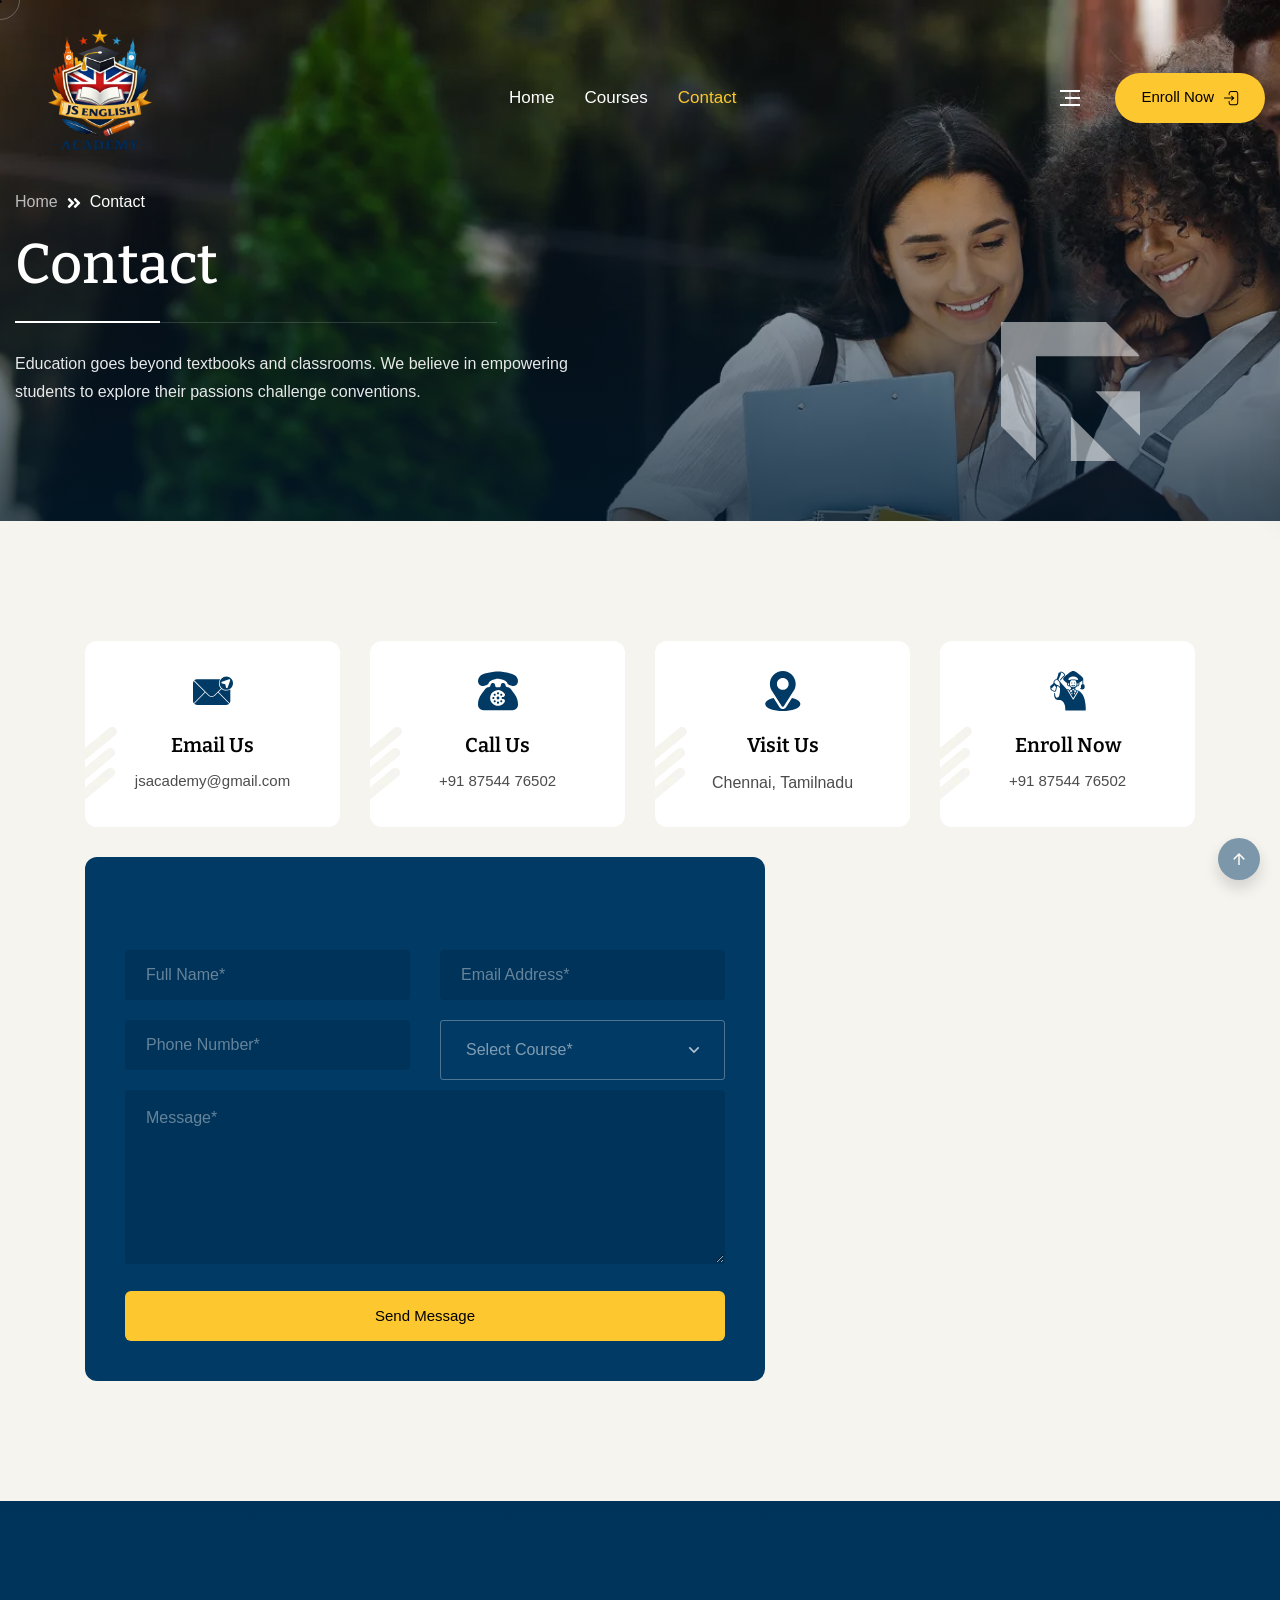
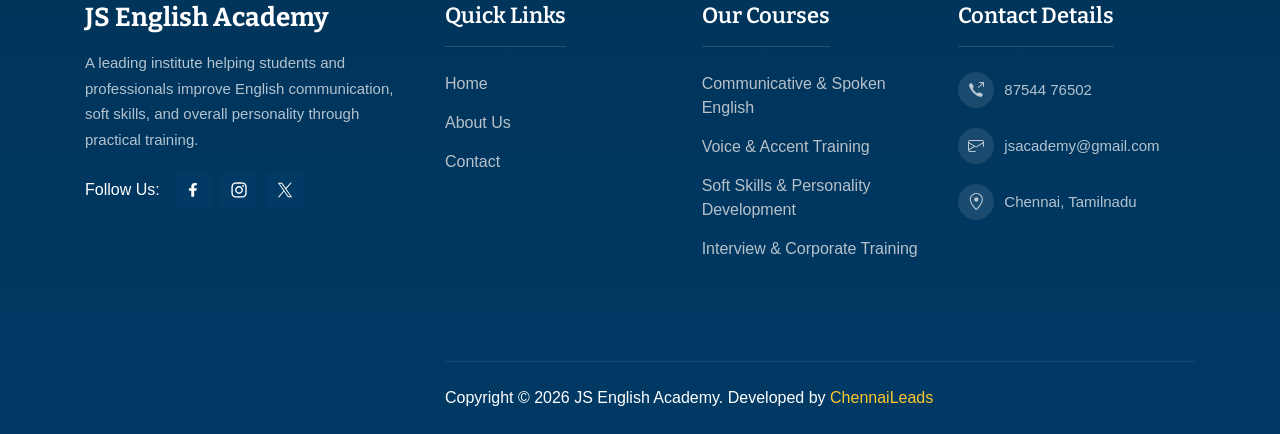
<file: contact.html>
<!doctype html>
<html class="no-js" lang="zxx">

<head>
    <meta charset="utf-8">
    <meta http-equiv="x-ua-compatible" content="ie=edge">
    <meta name="template-version" content="1.0.1">
    <title>Contact - JS English Academy | Improve English Communication & Soft Skills</title>
    <meta name="description"
        content="JS English Academy is a leading institute helping students and professionals improve English communication, soft skills, and personality development through practical, student-first training methods.">
    <meta name="keywords"
        content="JS English Academy, English communication, soft skills training, personality development, spoken English, English institute">
    <meta name="author" content="JS English Academy">
    <meta name="viewport" content="width=device-width, initial-scale=1">

    <!-- Open Graph / Social Media Meta Tags -->
    <meta property="og:title" content="Contact - JS English Academy">
    <meta property="og:description"
        content="Improve your English communication, soft skills, and overall personality with practical, student-first training at JS English Academy.">
    <meta property="og:type" content="website">
    <meta property="og:site_name" content="JS English Academy">

    <!-- Place favicon.ico in the root directory -->
    <link rel="shortcut icon" type="image/x-icon" href="assets/images/favicon.webp">

    <!-- CSS here -->
    <link rel="stylesheet" href="assets/css/vendor/bootstrap.min.css">
    <link rel="stylesheet" href="assets/css/vendor/animate.min.css">
    <link rel="stylesheet" href="assets/css/plugins/swiper.min.css">
    <link rel="stylesheet" href="assets/css/plugins/nice-select.css">
    <link rel="stylesheet" href="assets/css/plugins/flatpickr.min.css">
    <link rel="stylesheet" href="assets/css/plugins/nouislider.min.css">
    <link rel="stylesheet" href="assets/css/vendor/magnific-popup.css">
    <link rel="stylesheet" href="assets/css/vendor/odometer.min.css">
    <link rel="stylesheet" href="assets/css/vendor/spacing.css">
    <link rel="stylesheet" href="assets/css/vendor/remixicon.css">
    <link rel="stylesheet" href="assets/css/main.css">
</head>

<body class="rs-smoother-yes">

    <!-- preloader start -->

    <!-- preloader end -->

    <!-- preloader start -->
    <div id="rs-mouse">
        <div id="cursor-ball"></div>
    </div>

    <!-- preloader end -->
    <!-- header area two start-->
    <header>
        <div class="rs-header-area rs-header-one header-transparent">
            <div class="container-fluid g-0">
                <div class="header-wrapper">
                    <div class="header-left">
                        <div class="header-logo">
                            <a href="index.html"><img src="assets/images/logo/logo-white.webp"
                                    alt="JS English Academy"></a>
                        </div>
                    </div>
                    <div class="header-menu">
                        <nav id="mobile-menu-two" class="main-menu">
                            <ul class="multipage-menu">
                                <!-- home -->
                                <li>
                                    <a href="index.html">Home</a>
                                </li>
                                <!-- courses -->
                                <li>
                                    <a href="courses.html">Courses</a>
                                </li>
                                <!-- contact -->
                                <li>
                                    <a href="contact.html">Contact</a>
                                </li>
                            </ul>
                        </nav>
                    </div>
                    <div class="header-right">
                        <div class="header-icon-wrapper">
                            <!-- search area start -->
                            
                            <!-- search area end -->
                            <!-- hamburger start -->
                            <div class="header-hamburger">
                                <div class="sidebar-toggle">
                                    <a class="header-bar-icon" href="javascript:void(0)">
                                        <span></span>
                                        <span></span>
                                        <span></span>
                                    </a>
                                </div>
                            </div>
                            <!-- hamburger end -->
                        </div>
                        <!-- button start -->
                        <div class="header-btn">
                            <a class="rs-btn has-icon has-theme-yellow hover-white" href="contact.html">
                                <span class="btn-text-wrap">
                                    <span class="text-default">Enroll Now</span>
                                    <span class="text-hover">Enroll Now</span>
                                </span>
                                <span class="icon-box">
                                    <svg class="icon-first" xmlns="http://www.w3.org/2000/svg" viewBox="0 0 17 17">
                                        <path
                                            d="M10.2705 0C9.24524 0 8.41799 -1.11759e-08 7.76774 0.08775C7.09274 0.17775 6.52424 0.37275 6.07274 0.8235C5.67974 1.21725 5.48024 1.701 5.37599 2.2695C5.27474 2.82225 5.25524 3.498 5.25074 4.3095C5.24994 4.45868 5.30845 4.60207 5.41337 4.70813C5.5183 4.81418 5.66106 4.8742 5.81024 4.875C5.95942 4.8758 6.10282 4.8173 6.20887 4.71237C6.31492 4.60744 6.37494 4.46468 6.37574 4.3155C6.38024 3.49575 6.40124 2.9145 6.48224 2.47275C6.56099 2.04825 6.68624 1.8015 6.86849 1.61925C7.07624 1.4115 7.36799 1.2765 7.91849 1.20225C8.48474 1.1265 9.23549 1.125 10.3117 1.125H11.0617C12.1387 1.125 12.8895 1.1265 13.4557 1.20225C14.0062 1.2765 14.2972 1.41225 14.5057 1.61925C14.7142 1.82625 14.8477 2.118 14.922 2.66925C14.9985 3.23475 14.9992 3.98625 14.9992 5.0625V11.0625C14.9992 12.1388 14.9985 12.8902 14.922 13.4565C14.8477 14.007 14.7127 14.298 14.505 14.5057C14.2972 14.7135 14.0062 14.8485 13.4557 14.9227C12.8895 14.9985 12.1387 15 11.0617 15H10.3117C9.23549 15 8.48474 14.9985 7.91774 14.9227C7.36799 14.8485 7.07624 14.7127 6.86849 14.5057C6.68624 14.3235 6.56099 14.0767 6.48224 13.6522C6.40124 13.2105 6.38024 12.6293 6.37574 11.8095C6.37535 11.7356 6.36041 11.6626 6.33177 11.5945C6.30314 11.5264 6.26138 11.4646 6.20887 11.4126C6.15636 11.3607 6.09413 11.3196 6.02573 11.2917C5.95733 11.2638 5.88411 11.2496 5.81024 11.25C5.73637 11.2504 5.6633 11.2653 5.59521 11.294C5.52711 11.3226 5.46533 11.3644 5.41337 11.4169C5.36142 11.4694 5.32031 11.5316 5.29241 11.6C5.26451 11.6684 5.25035 11.7416 5.25074 11.8155C5.25524 12.627 5.27474 13.3028 5.37599 13.8555C5.48099 14.424 5.67974 14.9078 6.07349 15.3015C6.52424 15.753 7.09349 15.9465 7.76849 16.038C8.41799 16.125 9.24524 16.125 10.2705 16.125H11.103C12.129 16.125 12.9555 16.125 13.6057 16.0373C14.2807 15.9472 14.8492 15.7523 15.3007 15.3015C15.7522 14.85 15.9457 14.2815 16.0372 13.6065C16.1242 12.9563 16.1242 12.129 16.1242 11.1038V5.02125C16.1242 3.996 16.1242 3.16875 16.0372 2.5185C15.9465 1.8435 15.7522 1.275 15.3007 0.8235C14.8492 0.372 14.2807 0.1785 13.6057 0.08775C12.9555 -1.11759e-08 12.1282 0 11.103 0H10.2705Z">
                                        </path>
                                        <path
                                            d="M0.5625 7.4993C0.413316 7.4993 0.270242 7.55856 0.164752 7.66405C0.0592632 7.76954 0 7.91261 0 8.0618C0 8.21098 0.0592632 8.35406 0.164752 8.45954C0.270242 8.56503 0.413316 8.6243 0.5625 8.6243H9.54225L8.0715 9.8843C8.01536 9.93236 7.96924 9.99101 7.93576 10.0569C7.90229 10.1228 7.88212 10.1946 7.87641 10.2683C7.86488 10.4171 7.91293 10.5644 8.01 10.6778C8.10707 10.7912 8.2452 10.8614 8.39401 10.8729C8.54282 10.8844 8.69012 10.8364 8.8035 10.7393L11.4285 8.4893C11.4903 8.43649 11.5398 8.37093 11.5738 8.29713C11.6078 8.22334 11.6254 8.14305 11.6254 8.0618C11.6254 7.98055 11.6078 7.90026 11.5738 7.82646C11.5398 7.75266 11.4903 7.6871 11.4285 7.6343L8.8035 5.3843C8.69012 5.28723 8.54282 5.23917 8.39401 5.25071C8.2452 5.26224 8.10707 5.33242 8.01 5.4458C7.91293 5.55918 7.86488 5.70647 7.87641 5.85528C7.88794 6.00409 7.95812 6.14223 8.0715 6.2393L9.5415 7.4993H0.5625Z">
                                        </path>
                                    </svg>
                                    <svg class="icon-second" xmlns="http://www.w3.org/2000/svg" viewBox="0 0 17 17">
                                        <path
                                            d="M10.2705 0C9.24524 0 8.41799 -1.11759e-08 7.76774 0.08775C7.09274 0.17775 6.52424 0.37275 6.07274 0.8235C5.67974 1.21725 5.48024 1.701 5.37599 2.2695C5.27474 2.82225 5.25524 3.498 5.25074 4.3095C5.24994 4.45868 5.30845 4.60207 5.41337 4.70813C5.5183 4.81418 5.66106 4.8742 5.81024 4.875C5.95942 4.8758 6.10282 4.8173 6.20887 4.71237C6.31492 4.60744 6.37494 4.46468 6.37574 4.3155C6.38024 3.49575 6.40124 2.9145 6.48224 2.47275C6.56099 2.04825 6.68624 1.8015 6.86849 1.61925C7.07624 1.4115 7.36799 1.2765 7.91849 1.20225C8.48474 1.1265 9.23549 1.125 10.3117 1.125H11.0617C12.1387 1.125 12.8895 1.1265 13.4557 1.20225C14.0062 1.2765 14.2972 1.41225 14.5057 1.61925C14.7142 1.82625 14.8477 2.118 14.922 2.66925C14.9985 3.23475 14.9992 3.98625 14.9992 5.0625V11.0625C14.9992 12.1388 14.9985 12.8902 14.922 13.4565C14.8477 14.007 14.7127 14.298 14.505 14.5057C14.2972 14.7135 14.0062 14.8485 13.4557 14.9227C12.8895 14.9985 12.1387 15 11.0617 15H10.3117C9.23549 15 8.48474 14.9985 7.91774 14.9227C7.36799 14.8485 7.07624 14.7127 6.86849 14.5057C6.68624 14.3235 6.56099 14.0767 6.48224 13.6522C6.40124 13.2105 6.38024 12.6293 6.37574 11.8095C6.37535 11.7356 6.36041 11.6626 6.33177 11.5945C6.30314 11.5264 6.26138 11.4646 6.20887 11.4126C6.15636 11.3607 6.09413 11.3196 6.02573 11.2917C5.95733 11.2638 5.88411 11.2496 5.81024 11.25C5.73637 11.2504 5.6633 11.2653 5.59521 11.294C5.52711 11.3226 5.46533 11.3644 5.41337 11.4169C5.36142 11.4694 5.32031 11.5316 5.29241 11.6C5.26451 11.6684 5.25035 11.7416 5.25074 11.8155C5.25524 12.627 5.27474 13.3028 5.37599 13.8555C5.48099 14.424 5.67974 14.9078 6.07349 15.3015C6.52424 15.753 7.09349 15.9465 7.76849 16.038C8.41799 16.125 9.24524 16.125 10.2705 16.125H11.103C12.129 16.125 12.9555 16.125 13.6057 16.0373C14.2807 15.9472 14.8492 15.7523 15.3007 15.3015C15.7522 14.85 15.9457 14.2815 16.0372 13.6065C16.1242 12.9563 16.1242 12.129 16.1242 11.1038V5.02125C16.1242 3.996 16.1242 3.16875 16.0372 2.5185C15.9465 1.8435 15.7522 1.275 15.3007 0.8235C14.8492 0.372 14.2807 0.1785 13.6057 0.08775C12.9555 -1.11759e-08 12.1282 0 11.103 0H10.2705Z">
                                        </path>
                                        <path
                                            d="M0.5625 7.4993C0.413316 7.4993 0.270242 7.55856 0.164752 7.66405C0.0592632 7.76954 0 7.91261 0 8.0618C0 8.21098 0.0592632 8.35406 0.164752 8.45954C0.270242 8.56503 0.413316 8.6243 0.5625 8.6243H9.54225L8.0715 9.8843C8.01536 9.93236 7.96924 9.99101 7.93576 10.0569C7.90229 10.1228 7.88212 10.1946 7.87641 10.2683C7.86488 10.4171 7.91293 10.5644 8.01 10.6778C8.10707 10.7912 8.2452 10.8614 8.39401 10.8729C8.54282 10.8844 8.69012 10.8364 8.8035 10.7393L11.4285 8.4893C11.4903 8.43649 11.5398 8.37093 11.5738 8.29713C11.6078 8.22334 11.6254 8.14305 11.6254 8.0618C11.6254 7.98055 11.6078 7.90026 11.5738 7.82646C11.5398 7.75266 11.4903 7.6871 11.4285 7.6343L8.8035 5.3843C8.69012 5.28723 8.54282 5.23917 8.39401 5.25071C8.2452 5.26224 8.10707 5.33242 8.01 5.4458C7.91293 5.55918 7.86488 5.70647 7.87641 5.85528C7.88794 6.00409 7.95812 6.14223 8.0715 6.2393L9.5415 7.4993H0.5625Z">
                                        </path>
                                    </svg>
                                </span>
                            </a>
                        </div>
                        <!-- button end -->
                    </div>
                </div>
            </div>
        </div>
    </header>
    <!-- Header area start -->
    <header>
        <div class="rs-header-area rs-header-one">
            <div class="container-fluid g-0">
                <div id="rs-sticky-header" class="header-wrapper rs-sticky-header">
                    <div class="header-left">
                        <div class="header-logo">
                            <a href="index.html"><img src="assets/images/logo/logo-white.webp"
                                    alt="JS English Academy"></a>
                        </div>
                    </div>
                    <div class="header-menu">
                        <nav id="mobile-menu" class="main-menu">
                            <ul class="multipage-menu">
                                <!-- home -->
                                <li>
                                    <a href="index.html">Home</a>
                                </li>
                                <!-- courses -->
                                <li>
                                    <a href="courses.html">Courses</a>
                                </li>
                                <!-- contact -->
                                <li>
                                    <a href="contact.html">Contact</a>
                                </li>
                            </ul>
                        </nav>
                    </div>
                    <div class="header-right">
                        <div class="header-icon-wrapper">
                            <!-- search area start -->

                            <!-- search area end -->
                            <!-- hamburger start -->
                            <div class="header-hamburger">
                                <div class="sidebar-toggle">
                                    <a class="header-bar-icon" href="javascript:void(0)">
                                        <span></span>
                                        <span></span>
                                        <span></span>
                                    </a>
                                </div>
                            </div>
                            <!-- hamburger end -->
                        </div>
                        <!-- button start -->
                        <div class="header-btn">
                            <a class="rs-btn has-icon has-theme-yellow hover-white" href="contact.html">
                                <span class="btn-text-wrap">
                                    <span class="text-default">Enroll Now</span>
                                    <span class="text-hover">Enroll Now</span>
                                </span>
                                <span class="icon-box">

                                    <svg class="icon-second" xmlns="http://www.w3.org/2000/svg" viewBox="0 0 17 17">
                                        <path
                                            d="M10.2705 0C9.24524 0 8.41799 -1.11759e-08 7.76774 0.08775C7.09274 0.17775 6.52424 0.37275 6.07274 0.8235C5.67974 1.21725 5.48024 1.701 5.37599 2.2695C5.27474 2.82225 5.25524 3.498 5.25074 4.3095C5.24994 4.45868 5.30845 4.60207 5.41337 4.70813C5.5183 4.81418 5.66106 4.8742 5.81024 4.875C5.95942 4.8758 6.10282 4.8173 6.20887 4.71237C6.31492 4.60744 6.37494 4.46468 6.37574 4.3155C6.38024 3.49575 6.40124 2.9145 6.48224 2.47275C6.56099 2.04825 6.68624 1.8015 6.86849 1.61925C7.07624 1.4115 7.36799 1.2765 7.91849 1.20225C8.48474 1.1265 9.23549 1.125 10.3117 1.125H11.0617C12.1387 1.125 12.8895 1.1265 13.4557 1.20225C14.0062 1.2765 14.2972 1.41225 14.5057 1.61925C14.7142 1.82625 14.8477 2.118 14.922 2.66925C14.9985 3.23475 14.9992 3.98625 14.9992 5.0625V11.0625C14.9992 12.1388 14.9985 12.8902 14.922 13.4565C14.8477 14.007 14.7127 14.298 14.505 14.5057C14.2972 14.7135 14.0062 14.8485 13.4557 14.9227C12.8895 14.9985 12.1387 15 11.0617 15H10.3117C9.23549 15 8.48474 14.9985 7.91774 14.9227C7.36799 14.8485 7.07624 14.7127 6.86849 14.5057C6.68624 14.3235 6.56099 14.0767 6.48224 13.6522C6.40124 13.2105 6.38024 12.6293 6.37574 11.8095C6.37535 11.7356 6.36041 11.6626 6.33177 11.5945C6.30314 11.5264 6.26138 11.4646 6.20887 11.4126C6.15636 11.3607 6.09413 11.3196 6.02573 11.2917C5.95733 11.2638 5.88411 11.2496 5.81024 11.25C5.73637 11.2504 5.6633 11.2653 5.59521 11.294C5.52711 11.3226 5.46533 11.3644 5.41337 11.4169C5.36142 11.4694 5.32031 11.5316 5.29241 11.6C5.26451 11.6684 5.25035 11.7416 5.25074 11.8155C5.25524 12.627 5.27474 13.3028 5.37599 13.8555C5.48099 14.424 5.67974 14.9078 6.07349 15.3015C6.52424 15.753 7.09349 15.9465 7.76849 16.038C8.41799 16.125 9.24524 16.125 10.2705 16.125H11.103C12.129 16.125 12.9555 16.125 13.6057 16.0373C14.2807 15.9472 14.8492 15.7523 15.3007 15.3015C15.7522 14.85 15.9457 14.2815 16.0372 13.6065C16.1242 12.9563 16.1242 12.129 16.1242 11.1038V5.02125C16.1242 3.996 16.1242 3.16875 16.0372 2.5185C15.9465 1.8435 15.7522 1.275 15.3007 0.8235C14.8492 0.372 14.2807 0.1785 13.6057 0.08775C12.9555 -1.11759e-08 12.1282 0 11.103 0H10.2705Z">
                                        </path>
                                        <path
                                            d="M0.5625 7.4993C0.413316 7.4993 0.270242 7.55856 0.164752 7.66405C0.0592632 7.76954 0 7.91261 0 8.0618C0 8.21098 0.0592632 8.35406 0.164752 8.45954C0.270242 8.56503 0.413316 8.6243 0.5625 8.6243H9.54225L8.0715 9.8843C8.01536 9.93236 7.96924 9.99101 7.93576 10.0569C7.90229 10.1228 7.88212 10.1946 7.87641 10.2683C7.86488 10.4171 7.91293 10.5644 8.01 10.6778C8.10707 10.7912 8.2452 10.8614 8.39401 10.8729C8.54282 10.8844 8.69012 10.8364 8.8035 10.7393L11.4285 8.4893C11.4903 8.43649 11.5398 8.37093 11.5738 8.29713C11.6078 8.22334 11.6254 8.14305 11.6254 8.0618C11.6254 7.98055 11.6078 7.90026 11.5738 7.82646C11.5398 7.75266 11.4903 7.6871 11.4285 7.6343L8.8035 5.3843C8.69012 5.28723 8.54282 5.23917 8.39401 5.25071C8.2452 5.26224 8.10707 5.33242 8.01 5.4458C7.91293 5.55918 7.86488 5.70647 7.87641 5.85528C7.88794 6.00409 7.95812 6.14223 8.0715 6.2393L9.5415 7.4993H0.5625Z">
                                        </path>
                                    </svg>
                                </span>
                            </a>
                        </div>
                        <!-- button end -->
                    </div>
                </div>
            </div>
        </div>
    </header>
    <!-- header area two end-->
    <!-- Header area end -->

    <!-- Offcanvas area start -->
    <div class="fix">
        <div class="offcanvas-area has-theme-yellow" data-lenis-prevent>
            <div class="offcanvas-wrapper">
                <div class="offcanvas-content">
                    <div class="offcanvas-top d-flex justify-content-between align-items-center mb-20">
                        <div class="offcanvas-logo">
                            <a class="logo-black" href="index.html"><img src="assets/images/logo/logo-blue.webp"
                                    alt="JS English Academy"></a>
                        </div>
                        <div class="offcanvas-close">
                            <button class="offcanvas-close-icon animation--flip">
                                <span class="offcanvas-m-lines">
                                    <span class="offcanvas-m-line line--1"></span><span
                                        class="offcanvas-m-line line--2"></span><span
                                        class="offcanvas-m-line line--3"></span>
                                </span>
                            </button>
                        </div>
                    </div>
                    <div class="offcanvas-about mb-30 d-none d-xl-block">
                        <p>
                            JS English Academy is a leading institute helping students and professionals improve their
                            English communication, soft skills, and overall personality. Our practical training methods
                            and student-first approach make learning simple, effective, and enjoyable.
                        </p>
                    </div>
                    <div class="offcanvas-gallery d-none d-xl-block">

                    </div>
                    <div class="mobile-menu">
                        <div class="rs-offcanvas-menu mb-30">
                            <nav></nav>
                        </div>
                    </div>
                    <div class="offcanvas-contact mb-30">
                        <h4 class="offcanvas-title-meta">Contact Info</h4>
                        <ul>
                            <li class="d-flex gap-15">
                                <div class="offcanvas-contact-icon">
                                    <svg xmlns="http://www.w3.org/2000/svg" width="14" height="18" viewBox="0 0 14 18"
                                        fill="none">
                                        <path
                                            d="M11.8768 9.68475C11.3059 10.835 10.5331 11.9818 9.74128 13.0109C8.95198 14.0368 8.15999 14.9249 7.5643 15.5572C7.48514 15.6412 7.40956 15.7206 7.33802 15.7951C7.26648 15.7206 7.1909 15.6412 7.11174 15.5572C6.51605 14.9249 5.72406 14.0368 4.93476 13.0109C4.14299 11.9818 3.37019 10.835 2.79925 9.68475C2.22242 8.52266 1.89032 7.43373 1.89032 6.5C1.89032 3.50846 4.32934 1.08333 7.33802 1.08333C10.3467 1.08333 12.7857 3.50846 12.7857 6.5C12.7857 7.43373 12.4536 8.52266 11.8768 9.68475ZM7.33802 17.3333C7.33802 17.3333 13.8753 11.1732 13.8753 6.5C13.8753 2.91015 10.9484 0 7.33802 0C3.7276 0 0.800781 2.91015 0.800781 6.5C0.800781 11.1732 7.33802 17.3333 7.33802 17.3333Z"
                                            fill="#6D6D6D"></path>
                                        <path
                                            d="M7.33802 8.66667C6.13455 8.66667 5.15894 7.69662 5.15894 6.5C5.15894 5.30338 6.13455 4.33333 7.33802 4.33333C8.54149 4.33333 9.5171 5.30338 9.5171 6.5C9.5171 7.69662 8.54149 8.66667 7.33802 8.66667ZM7.33802 9.75C9.14323 9.75 10.6066 8.29492 10.6066 6.5C10.6066 4.70507 9.14323 3.25 7.33802 3.25C5.53281 3.25 4.0694 4.70507 4.0694 6.5C4.0694 8.29492 5.53281 9.75 7.33802 9.75Z"
                                            fill="#6D6D6D"></path>
                                    </svg>
                                </div>
                                <div class="offcanvas-contact-text">
                                    <a href="#">Chennai, Tamilnadu</a>
                                </div>
                            </li>
                            <li class="d-flex gap-15">
                                <div class="offcanvas-contact-icon">
                                    <svg xmlns="http://www.w3.org/2000/svg" width="16" height="16" viewBox="0 0 16 16"
                                        fill="none">
                                        <path
                                            d="M3.65387 1.32849C3.40343 1.00649 2.92745 0.976861 2.639 1.26531L1.60508 2.29923C1.1216 2.78271 0.94387 3.46766 1.1551 4.06847C2.00338 6.48124 3.39215 8.74671 5.32272 10.6773C7.25329 12.6078 9.51876 13.9966 11.9315 14.8449C12.5323 15.0561 13.2173 14.8784 13.7008 14.3949L14.7347 13.361C15.0231 13.0726 14.9935 12.5966 14.6715 12.3461L12.3653 10.5524C12.2008 10.4245 11.9866 10.3793 11.7845 10.4298L9.59541 10.9771C9.00082 11.1257 8.37183 10.9515 7.93845 10.5181L5.48187 8.06155C5.04849 7.62817 4.87427 6.99919 5.02292 6.40459L5.57019 4.21553C5.62073 4.01336 5.57552 3.79918 5.44758 3.63468L3.65387 1.32849ZM1.88477 0.511076C2.62689 -0.231039 3.8515 -0.154797 4.49583 0.673634L6.28954 2.97983C6.6187 3.40304 6.73502 3.95409 6.60498 4.47423L6.05772 6.66329C5.99994 6.8944 6.06766 7.13888 6.2361 7.30732L8.69268 9.7639C8.86113 9.93235 9.1056 10.0001 9.33671 9.94229L11.5258 9.39502C12.0459 9.26499 12.597 9.3813 13.0202 9.71047L15.3264 11.5042C16.1548 12.1485 16.231 13.3731 15.4889 14.1152L14.455 15.1492C13.7153 15.8889 12.6089 16.2137 11.5778 15.8512C9.01754 14.9511 6.61438 13.4774 4.56849 11.4315C2.5226 9.38562 1.04895 6.98246 0.148838 4.42225C-0.213682 3.39112 0.11113 2.28472 0.85085 1.545L1.88477 0.511076Z"
                                            fill="#6D6D6D"></path>
                                        <path
                                            d="M11 0.5C11 0.223858 11.2239 0 11.5 0H15.5C15.7761 0 16 0.223858 16 0.5V4.5C16 4.77614 15.7761 5 15.5 5C15.2239 5 15 4.77614 15 4.5V1.70711L10.8536 5.85355C10.6583 6.04882 10.3417 6.04882 10.1464 5.85355C9.95118 5.65829 9.95118 5.34171 10.1464 5.14645L14.2929 1H11.5C11.2239 1 11 0.776142 11 0.5Z"
                                            fill="#6D6D6D"></path>
                                    </svg>
                                </div>
                                <div class="offcanvas-contact-text">
                                    <a href="tel:+918754476502">+91 87544 76502</a>
                                </div>
                            </li>
                            <li class="d-flex gap-15">
                                <div class="offcanvas-contact-icon">
                                    <svg xmlns="http://www.w3.org/2000/svg" width="16" height="16" viewBox="0 0 16 16"
                                        fill="none">
                                        <path
                                            d="M2 2C0.895431 2 0 2.89543 0 4V12L2.58386e-05 12.0103C0.00555998 13.1101 0.898859 14 2 14H7.5C7.77614 14 8 13.7761 8 13.5C8 13.2239 7.77614 13 7.5 13H2C1.53715 13 1.14774 12.6855 1.03376 12.2586L6.67417 8.7876L8 9.5831L15 5.3831V8.5C15 8.77614 15.2239 9 15.5 9C15.7761 9 16 8.77614 16 8.5V4C16 2.89543 15.1046 2 14 2H2ZM5.70808 8.20794L1 11.1052V5.3831L5.70808 8.20794ZM1 4.2169V4C1 3.44772 1.44772 3 2 3H14C14.5523 3 15 3.44772 15 4V4.2169L8 8.4169L1 4.2169Z"
                                            fill="#6D6D6D"></path>
                                        <path
                                            d="M14.2467 14.2686C15.2567 14.2686 15.8339 13.4116 15.8339 12.2442V12.0344C15.8339 10.4297 14.6402 9 12.5197 9H12.4847C10.421 9 9 10.3598 9 12.4322V12.6465C9 14.8195 10.4385 16 12.3579 16H12.4016C12.9963 16 13.4204 15.9257 13.639 15.8251V15.0949C13.3941 15.2042 12.9656 15.2742 12.4585 15.2742H12.4147C11.0812 15.2742 9.84385 14.4872 9.84385 12.6202V12.4628C9.84385 10.8057 10.9019 9.73891 12.4847 9.73891H12.524C14.0587 9.73891 15.0075 10.7883 15.0075 12.065V12.183C15.0075 13.158 14.6839 13.5734 14.3691 13.5734C14.1374 13.5734 13.9582 13.4247 13.9582 13.1537V10.9631H13.0531V11.5315H13.0225C12.9394 11.2342 12.6552 10.9019 12.0693 10.9019C11.2911 10.9019 10.8101 11.4572 10.8101 12.3011V12.8301C10.8101 13.722 11.2998 14.2642 12.0693 14.2642C12.5415 14.2642 12.9656 14.0369 13.0837 13.6215H13.1274C13.2455 14.0412 13.7439 14.2686 14.2467 14.2686ZM11.7939 12.6814V12.4541C11.7939 11.9076 12.0212 11.6627 12.3666 11.6627C12.664 11.6627 12.9394 11.8551 12.9394 12.371V12.7383C12.9394 13.3111 12.6858 13.4816 12.3754 13.4816C12.0212 13.4816 11.7939 13.2673 11.7939 12.6814Z"
                                            fill="#6D6D6D"></path>
                                    </svg>
                                </div>
                                <div class="offcanvas-contact-text">
                                    <a href="mailto:jsacademy@gmail.com">jsacademy@gmail.com</a>
                                </div>
                            </li>
                        </ul>
                    </div>
                    <div class="offcanvas-social">
                        <h4 class="offcanvas-title-meta">Follow Us</h4>
                        <ul>
                            <li><a href="#"><i class="ri-facebook-fill"></i></a></li>
                            <li><a href="#"><i class="ri-twitter-x-fill"></i></a></li>
                            <li><a href="#"><i class="ri-youtube-fill"></i></a></li>
                            <li><a href="#"><i class="ri-linkedin-box-fill"></i></a></li>
                        </ul>
                    </div>
                </div>
            </div>
        </div>
    </div>
    <div class="offcanvas-overlay"></div>
    <div class="offcanvas-overlay-white"></div>
    <!-- Offcanvas area start -->

    <!-- Body main wrapper start -->
    <main class="bg-primary">

        <!-- breadcrumb area start -->
        <section class="rs-breadcrumb-area rs-breadcrumb-one p-relative section-space">
            <div class="rs-breadcrumb-bg-thumb include-bg"
                data-background="assets/images/bg/breadcrumb-bg-thumb-01.webp">
            </div>
            <div class="rs-breadcrumb-shape">
                <img src="assets/images/shape/arrow-shape-two.webp" alt="image">
            </div>
            <div class="container-fluid g-0">
                <div class="row">
                    <div class="col-xl-6 col-lg-10">
                        <div class="rs-breadcrumb-wrapper">
                            <div class="rs-breadcrumb-menu">
                                <nav>
                                    <ul>
                                        <li class="rs-breadcumb-item">
                                            <a href="index.html">
                                                Home
                                            </a>
                                            <span class="rs-breadcrumb-icon">
                                                <svg class="e-font-icon-svg e-fas-angle-double-right"
                                                    viewBox="0 0 448 512" xmlns="http://www.w3.org/2000/svg">
                                                    <path
                                                        d="M224.3 273l-136 136c-9.4 9.4-24.6 9.4-33.9 0l-22.6-22.6c-9.4-9.4-9.4-24.6 0-33.9l96.4-96.4-96.4-96.4c-9.4-9.4-9.4-24.6 0-33.9L54.3 103c9.4-9.4 24.6-9.4 33.9 0l136 136c9.5 9.4 9.5 24.6.1 34zm192-34l-136-136c-9.4-9.4-24.6-9.4-33.9 0l-22.6 22.6c-9.4 9.4-9.4 24.6 0 33.9l96.4 96.4-96.4 96.4c-9.4 9.4-9.4 24.6 0 33.9l22.6 22.6c9.4 9.4 24.6 9.4 33.9 0l136-136c9.4-9.2 9.4-24.4 0-33.8z">
                                                    </path>
                                                </svg>
                                            </span>
                                        </li>
                                        <li class="rs-breadcumb-item">
                                            Contact
                                        </li>
                                    </ul>
                                </nav>
                            </div>
                            <div class="rs-breadcrumb-title-wrapper">
                                <h1 class="rs-breadcrumb-title">Contact</h1>
                                <span class="rs-breadcrumb-line"></span>
                            </div>
                            <p class="rs-breadcrumb-desc">Education goes beyond textbooks and classrooms. We believe in
                                empowering students to explore their passions challenge conventions.</p>
                        </div>
                    </div>
                </div>
            </div>
        </section>
        <!-- breadcrumb area end -->

        <!-- contact area start -->

        <!-- contact area end -->

        <!-- contact area start -->
        <div class="rs-contact-area rs-contact-five section-space-top pb-30">
            <div class="container">
                <div class="row">
                    <div class="col-xl-12">
                        <div class="rs-contact-wrapper">
                            <div class="rs-contact-item">
                                <div class="rs-contact-shape">
                                    <img src="assets/images/shape/three-line-shape.webp" alt="shape">
                                </div>
                                <div class="rs-contact-icon">
                                    <span>
                                        <svg xmlns="http://www.w3.org/2000/svg" width="40" height="29"
                                            viewBox="0 0 40 29">
                                            <path
                                                d="M33.3359 0C29.6563 0 26.6719 2.98438 26.6719 6.66406C26.6719 10.3438 29.6563 13.3281 33.3359 13.3281C37.0156 13.3281 40 10.3438 40 6.66406C40 2.98438 37.0156 0 33.3359 0ZM37.1484 3.97656L34.6875 11.0078C34.3906 11.8516 33.1719 11.7812 32.9844 10.9062L32.2812 7.72656L29.1016 7.02344C28.2266 6.82812 28.1562 5.60938 29 5.32031L36.0234 2.85156C36.7188 2.60156 37.3984 3.27344 37.1484 3.97656ZM25 16.1016L36.1641 27.2656C35.4375 27.9922 34.4375 28.4375 33.3359 28.4375H4C2.89844 28.4375 1.89844 27.9922 1.17188 27.2656L12.3359 16.1016L15.2891 19.0547C16.1953 19.9609 17.3906 20.4531 18.6719 20.4531C19.9531 20.4531 21.1484 19.9531 22.0547 19.0547L25 16.1016ZM37.3359 12.9453V24.4453C37.3359 25.2656 37.0859 26.0312 36.6641 26.6641L25.5469 15.5547L28.6484 12.4531C29.9297 13.4922 31.5547 14.1094 33.3281 14.1094C34.8047 14.1094 36.1797 13.6797 37.3359 12.9453ZM11.7891 15.5547L0.671875 26.6641C0.25 26.0312 0 25.2656 0 24.4375V6.66406C0 5.84375 0.25 5.07812 0.671875 4.44531L11.7891 15.5547ZM28.0703 11.9297L21.5 18.5C19.9375 20.0625 17.4062 20.0625 15.8438 18.5L1.17188 3.83594C1.89844 3.10937 2.89844 2.66406 4 2.66406H27.0547C26.3125 3.82031 25.8828 5.19531 25.8828 6.66406C25.8828 8.71875 26.7188 10.5781 28.0703 11.9297Z">
                                            </path>
                                        </svg>
                                    </span>
                                </div>
                                <div class="rs-contact-content">
                                    <h5 class="rs-contact-title">Email Us</h5>
                                    <div class="rs-contact-links">
                                        <a href="mailto:jsacademy@gmail.com">jsacademy@gmail.com</a>
                                    </div>
                                </div>
                            </div>
                            <div class="rs-contact-item">
                                <div class="rs-contact-shape">
                                    <img src="assets/images/shape/three-line-shape.webp" alt="shape">
                                </div>
                                <div class="rs-contact-icon">
                                    <span>
                                        <svg xmlns="http://www.w3.org/2000/svg" width="35" height="34"
                                            viewBox="0 0 35 34">
                                            <path
                                                d="M1.87389 11.9812C2.39774 12.3353 2.99607 12.564 3.62253 12.6496C4.24898 12.7353 4.88674 12.6755 5.48639 12.475L7.74264 11.7313C8.17107 11.5646 8.55284 11.2969 8.85538 10.9508C9.15793 10.6047 9.37228 10.1906 9.48014 9.74375C10.1051 7.78125 14.8864 6.31875 16.9489 6.19375H18.1301C20.1551 6.33125 24.8801 7.76875 25.5051 9.7C25.6117 10.153 25.8266 10.5734 26.1314 10.925C26.4362 11.2766 26.8218 11.549 27.2551 11.7188L29.4864 12.4563C30.0933 12.6591 30.7388 12.7196 31.3729 12.6329C32.0069 12.5462 32.6125 12.3146 33.1426 11.9562C33.9793 11.407 34.5759 10.5602 34.8114 9.5875C35.0275 8.55649 34.9891 7.48834 34.6994 6.47553C34.4097 5.46273 33.8775 4.5358 33.1489 3.775C30.9676 1.59375 21.0426 0 17.4989 0C13.9551 0 4.03014 1.59375 1.83639 3.7875C1.11058 4.54508 0.579531 5.46753 0.288862 6.47562C-0.00180662 7.48371 -0.0434054 8.54729 0.167639 9.575C0.407307 10.566 1.01802 11.4272 1.87389 11.9812Z">
                                            </path>
                                            <path
                                                d="M4.7125 33.7501H30.2875C31.5373 33.7501 32.736 33.2536 33.6197 32.3698C34.5035 31.4861 35 30.2874 35 29.0376V28.6064C35.0027 25.4512 33.9806 22.3805 32.0875 19.8564L28.525 15.1064C28.2051 14.6835 27.7913 14.3408 27.3162 14.1054C26.8411 13.8701 26.3177 13.7484 25.7875 13.7501H25.75C25.3657 13.7507 24.9938 13.6146 24.7006 13.3662C24.4075 13.1177 24.2123 12.773 24.15 12.3939L24.05 11.7689C23.9852 11.3269 23.7812 10.9171 23.4677 10.599C23.1541 10.281 22.7472 10.0712 22.3063 10.0001C22.0174 9.96062 21.7234 9.98378 21.4443 10.068C21.1651 10.1523 20.9074 10.2956 20.6886 10.4883C20.4698 10.681 20.2951 10.9186 20.1762 11.1848C20.0574 11.4511 19.9973 11.7398 20 12.0314V12.1314C20 12.3439 19.9581 12.5544 19.8768 12.7508C19.7954 12.9472 19.6762 13.1257 19.5259 13.276C19.3756 13.4263 19.1971 13.5455 19.0007 13.6269C18.8043 13.7082 18.5938 13.7501 18.3813 13.7501H16.6188C16.1894 13.7501 15.7777 13.5796 15.4741 13.276C15.1705 12.9724 15 12.5607 15 12.1314C15.0146 11.6247 14.8455 11.1299 14.5238 10.7382C14.2022 10.3465 13.7498 10.0844 13.25 10.0001C12.7266 9.92774 12.1956 10.0622 11.7697 10.3749C11.3437 10.6876 11.0564 11.154 10.9688 11.6751L10.85 12.3751C10.7917 12.7577 10.5983 13.1068 10.3048 13.359C10.0112 13.6113 9.63703 13.75 9.25 13.7501H9.20625C8.67498 13.7499 8.15096 13.8734 7.67578 14.111C7.20059 14.3486 6.78732 14.6937 6.46875 15.1189L2.90625 19.8689C1.01795 22.3903 -0.00180095 25.4562 2.38766e-06 28.6064V29.0376C2.38766e-06 30.2874 0.496497 31.4861 1.38026 32.3698C2.26403 33.2536 3.46267 33.7501 4.7125 33.7501ZM17.025 16.2501C18.2676 16.1647 19.5101 16.4184 20.6197 16.9842C21.7293 17.55 22.6644 18.4067 23.325 19.4626C23.4911 19.7321 23.5821 20.0411 23.5886 20.3576C23.595 20.674 23.5167 20.9865 23.3618 21.2626C23.2069 21.5386 22.981 21.7682 22.7075 21.9276C22.434 22.0869 22.1228 22.1702 21.8063 22.1689H21.5625C21.3139 22.1689 21.0754 22.2676 20.8996 22.4434C20.7238 22.6193 20.625 22.8577 20.625 23.1064C20.625 23.355 20.7238 23.5934 20.8996 23.7693C21.0754 23.9451 21.3139 24.0439 21.5625 24.0439H21.8063C22.1201 24.043 22.4286 24.1253 22.7002 24.2825C22.9719 24.4397 23.197 24.666 23.3526 24.9386C23.5083 25.2111 23.5889 25.5201 23.5862 25.8339C23.5836 26.1477 23.4977 26.4552 23.3375 26.7251C22.5382 28.0135 21.3353 29.0016 19.9162 29.5355C18.4971 30.0694 16.9412 30.1191 15.4909 29.677C14.0405 29.2349 12.777 28.3258 11.8969 27.0911C11.0169 25.8563 10.5697 24.3653 10.625 22.8501C10.7011 21.158 11.3942 19.5523 12.5733 18.3363C13.7524 17.1203 15.336 16.3782 17.025 16.2501Z">
                                            </path>
                                            <path
                                                d="M17.5 20C18.0178 20 18.4375 19.5803 18.4375 19.0625C18.4375 18.5447 18.0178 18.125 17.5 18.125C16.9822 18.125 16.5625 18.5447 16.5625 19.0625C16.5625 19.5803 16.9822 20 17.5 20Z">
                                            </path>
                                            <path
                                                d="M17.5 28.125C18.0178 28.125 18.4375 27.7053 18.4375 27.1875C18.4375 26.6697 18.0178 26.25 17.5 26.25C16.9822 26.25 16.5625 26.6697 16.5625 27.1875C16.5625 27.7053 16.9822 28.125 17.5 28.125Z">
                                            </path>
                                            <path
                                                d="M21.0278 20.9149C21.3939 20.5487 21.3939 19.9552 21.0278 19.589C20.6617 19.2229 20.0681 19.2229 19.702 19.589C19.3359 19.9552 19.3359 20.5487 19.702 20.9149C20.0681 21.281 20.6617 21.281 21.0278 20.9149Z">
                                            </path>
                                            <path
                                                d="M15.2856 26.6644C15.6517 26.2983 15.6517 25.7047 15.2856 25.3386C14.9195 24.9724 14.3259 24.9724 13.9598 25.3386C13.5937 25.7047 13.5937 26.2983 13.9598 26.6644C14.3259 27.0305 14.9195 27.0305 15.2856 26.6644Z">
                                            </path>
                                            <path
                                                d="M13.4375 24.0625C13.9553 24.0625 14.375 23.6428 14.375 23.125C14.375 22.6072 13.9553 22.1875 13.4375 22.1875C12.9197 22.1875 12.5 22.6072 12.5 23.125C12.5 23.6428 12.9197 24.0625 13.4375 24.0625Z">
                                            </path>
                                            <path
                                                d="M21.0317 26.661C21.3978 26.2948 21.3978 25.7013 21.0317 25.3351C20.6656 24.969 20.072 24.969 19.7059 25.3351C19.3398 25.7013 19.3398 26.2948 19.7059 26.661C20.072 27.0271 20.6656 27.0271 21.0317 26.661Z">
                                            </path>
                                            <path
                                                d="M15.2817 20.9173C15.6478 20.5512 15.6478 19.9576 15.2817 19.5915C14.9156 19.2254 14.322 19.2254 13.9559 19.5915C13.5898 19.9576 13.5898 20.5512 13.9559 20.9173C14.322 21.2834 14.9156 21.2834 15.2817 20.9173Z">
                                            </path>
                                            <path
                                                d="M17.5 24.375C18.1904 24.375 18.75 23.8154 18.75 23.125C18.75 22.4346 18.1904 21.875 17.5 21.875C16.8096 21.875 16.25 22.4346 16.25 23.125C16.25 23.8154 16.8096 24.375 17.5 24.375Z">
                                            </path>
                                        </svg>
                                    </span>
                                </div>
                                <div class="rs-contact-content">
                                    <h5 class="rs-contact-title">Call Us</h5>
                                    <div class="rs-contact-links">
                                        <a href="tel:+918754476502">+91 87544 76502</a>
                                    </div>
                                </div>
                            </div>
                            <div class="rs-contact-item">
                                <div class="rs-contact-shape">
                                    <img src="assets/images/shape/three-line-shape.webp" alt="shape">
                                </div>
                                <div class="rs-contact-icon">
                                    <span>
                                        <svg xmlns="http://www.w3.org/2000/svg" width="32" height="36"
                                            viewBox="0 0 32 36">
                                            <path
                                                d="M15.8203 0C9.49465 0 4.21875 5.09555 4.21875 11.6016C4.21875 14.0767 4.96252 16.2838 6.38993 18.352L14.9325 31.6818C15.3469 32.3298 16.2946 32.3286 16.7081 31.6818L25.2878 18.3066C26.6844 16.3322 27.4219 14.0138 27.4219 11.6016C27.4219 5.20446 22.2174 0 15.8203 0ZM15.8203 16.875C12.9127 16.875 10.5469 14.5092 10.5469 11.6016C10.5469 8.69393 12.9127 6.32812 15.8203 6.32812C18.7279 6.32812 21.0938 8.69393 21.0938 11.6016C21.0938 14.5092 18.7279 16.875 15.8203 16.875Z">
                                            </path>
                                            <path
                                                d="M24.0654 24.2363L18.7547 32.5393C17.38 34.6826 14.253 34.6756 12.8849 32.5414L7.56549 24.2385C2.8852 25.3206 0 27.3029 0 29.6718C0 33.7824 8.15119 36 15.8203 36C23.4894 36 31.6406 33.7824 31.6406 29.6718C31.6406 27.3012 28.7514 25.3179 24.0654 24.2363Z">
                                            </path>
                                        </svg>
                                    </span>
                                </div>
                                <div class="rs-contact-content">
                                    <h5 class="rs-contact-title">Visit Us</h5>
                                    <div class="rs-contact-links">
                                        <p>Chennai, Tamilnadu</p>
                                    </div>
                                </div>
                            </div>
                            <div class="rs-contact-item">
                                <div class="rs-contact-shape">
                                    <img src="assets/images/shape/three-line-shape.webp" alt="shape">
                                </div>
                                <div class="rs-contact-icon">
                                    <span>
                                        <svg xmlns="http://www.w3.org/2000/svg" width="34" height="38"
                                            viewBox="0 0 34 38">
                                            <path
                                                d="M27.459 18.9304C27.3572 18.8767 26.5426 18.4673 25.6911 18.5796L23.9201 17.2346V15.9061C24.5823 15.6223 25.1323 15.1277 25.4845 14.4991C25.6302 14.5397 25.7808 14.5605 25.932 14.5611C26.3725 14.5611 26.9083 14.3765 27.3916 13.6984C27.7642 13.1753 27.9493 12.6387 27.9416 12.1038C27.9389 11.8021 27.8324 11.5104 27.64 11.2779C28.4561 10.7135 30.1084 9.6427 30.6912 9.07576V12.4844C30.3189 12.5606 29.9813 12.755 29.7285 13.0387C29.4756 13.3223 29.3212 13.68 29.2882 14.0586C29.2451 14.5071 29.2569 14.9592 29.3234 15.4049C29.4099 16.0165 28.7618 16.3968 28.7361 16.4119C28.6695 16.4492 28.6151 16.505 28.5795 16.5725C28.5438 16.64 28.5285 16.7164 28.5352 16.7924C28.542 16.8685 28.5706 16.941 28.6176 17.0011C28.6646 17.0613 28.728 17.1066 28.8001 17.1316C29.3627 17.34 29.9558 17.4539 30.5555 17.4686C31.0466 17.4816 31.5314 17.3561 31.9545 17.1066C32.2094 16.9443 32.4189 16.72 32.5633 16.4546C32.7078 16.1893 32.7825 15.8916 32.7804 15.5895V14.1991C32.7797 13.8144 32.6523 13.4406 32.4178 13.1356C32.1833 12.8305 31.8549 12.6113 31.4833 12.5117V7.57054C31.4827 7.55096 31.4808 7.53145 31.4774 7.51216C31.4613 7.13159 31.3158 6.76792 31.065 6.48123C28.8497 3.98852 26.2121 1.90607 23.2734 0.32957C22.8679 0.11319 22.4154 0 21.9558 0C21.4962 0 21.0437 0.11319 20.6382 0.32957C17.6998 1.90591 15.0625 3.98817 12.8474 6.48066C12.57 6.7988 12.4219 7.20936 12.4324 7.63132C12.4429 8.05329 12.6111 8.456 12.904 8.75998C13.5501 9.42686 14.2562 10.0328 15.0135 10.5702L16.1639 11.4292C16.0397 11.6325 15.9728 11.8656 15.9702 12.1038C15.9625 12.6385 16.1476 13.1751 16.5203 13.6984C17.0022 14.3751 17.5352 14.5622 17.9773 14.5622C18.1298 14.5616 18.2815 14.5404 18.4284 14.4992C18.7549 15.0851 19.2552 15.5552 19.8602 15.8447V17.1819L18.2043 17.981C18.0735 17.7893 17.902 17.6288 17.7021 17.511C17.5022 17.3932 17.2787 17.3209 17.0476 17.2993C16.6533 17.2666 16.2564 17.3175 15.8832 17.4489C15.7946 17.3563 9.3655 10.0817 8.03271 8.57353C7.96287 8.49473 7.91913 8.39625 7.90749 8.2916C7.89584 8.18696 7.91686 8.08127 7.96765 7.98905C9.41721 5.3703 10.1583 3.19756 10.5768 1.37408C11.1621 1.51971 11.7101 1.7873 12.1848 2.15935C12.6596 2.53139 13.0504 2.99949 13.3317 3.53302C13.4037 3.66753 13.4274 3.82258 13.3991 3.97246C13.3708 4.12233 13.2921 4.25803 13.1761 4.35702C11.8065 5.53857 10.5604 6.85605 9.45692 8.28921C9.39082 8.37263 9.35977 8.4785 9.37033 8.58441C9.38088 8.69033 9.43222 8.78798 9.51349 8.85672C9.55469 8.88927 9.60196 8.9133 9.65254 8.92742C9.70313 8.94153 9.75601 8.94544 9.80812 8.93893C9.86022 8.93241 9.91051 8.91559 9.95606 8.88945C10.0016 8.86332 10.0415 8.82838 10.0734 8.78668C11.1474 7.39011 12.3607 6.10648 13.6946 4.95564C13.947 4.73958 14.118 4.44366 14.1791 4.11703C14.2402 3.7904 14.1877 3.45269 14.0304 3.16C13.5967 2.34788 12.5398 0.923443 10.3333 0.5072C10.2805 0.497242 10.2262 0.498135 10.1738 0.509822C10.1213 0.52151 10.0718 0.543749 10.0282 0.575185C9.98467 0.60662 9.94794 0.646595 9.92031 0.692676C9.89268 0.738757 9.87471 0.78998 9.8675 0.843226C9.86649 0.851033 9.83605 1.06091 9.74973 1.43925C9.51349 1.41487 9.27576 1.40821 9.03853 1.41934C8.72318 1.43396 8.42344 1.56081 8.19339 1.77698C7.96334 1.99316 7.81811 2.28443 7.78391 2.59826C7.68594 3.49727 7.34493 5.30672 6.18128 7.48354C5.73795 7.48973 5.31274 7.66046 4.98822 7.96257C4.45395 8.45992 3.97293 9.01155 3.55293 9.60853C3.37451 9.86185 3.26411 10.1567 3.23227 10.4649C3.20044 10.7731 3.24824 11.0843 3.37111 11.3688C2.49458 12.3017 1.54222 13.1604 0.523824 13.936C0.268706 14.1315 0.092541 14.4123 0.0275893 14.7271C-0.0373624 15.0419 0.0132462 15.3695 0.170147 15.65C0.290833 15.8618 0.43191 16.0612 0.591368 16.2456C0.472345 16.3624 0.352605 16.4789 0.232148 16.5949C0.169611 16.655 0.128504 16.7339 0.115138 16.8195C0.101771 16.9052 0.116883 16.9929 0.158155 17.0691C0.581867 17.7686 1.1527 18.3675 1.83105 18.8243C2.5094 19.2811 3.27902 19.5848 4.08649 19.7143C4.46732 19.7682 4.8544 19.6756 5.1697 19.4553C5.32654 19.3419 5.45917 19.1983 5.55982 19.033C5.66048 18.8677 5.72713 18.6839 5.75588 18.4925C6.00115 16.9816 6.42311 15.5046 7.01309 14.0922C7.30473 14.1444 7.57188 14.2889 7.7752 14.5044L9.43667 16.2758C9.49573 20.2037 8.95016 24.0539 7.53761 24.9924C6.25697 25.8438 5.6545 25.1351 5.58266 25.0407C5.52247 24.9451 4.78762 23.7328 4.64246 21.3325C4.63947 21.2806 4.62625 21.2297 4.60356 21.183C4.58088 21.1362 4.54918 21.0943 4.51029 21.0598C4.47139 21.0253 4.42606 20.9989 4.37691 20.9819C4.32775 20.965 4.27574 20.9579 4.22385 20.9611C4.12078 20.9717 4.02544 21.0206 3.95668 21.0981C3.88793 21.1757 3.85076 21.2761 3.85252 21.3797C3.74289 23.4571 3.81858 28.0471 8.41411 27.5572C8.89608 27.5058 9.39096 27.4942 9.86626 27.6573C14.9935 29.4175 14.4203 36.9907 14.4138 37.0671C14.405 37.1717 14.4381 37.2756 14.5059 37.3558C14.5736 37.436 14.6704 37.486 14.7751 37.4949C14.7864 37.4958 14.7977 37.4962 14.809 37.4962H33.5166C33.6209 37.4962 33.7209 37.4551 33.795 37.3818C33.8692 37.3086 33.9114 37.209 33.9126 37.1048C34.0006 29.3539 32.2691 24.8452 30.8013 22.4278C29.2194 19.8245 27.6054 19.0012 27.459 18.9304ZM4.97295 18.3725C4.95982 18.4604 4.92926 18.5449 4.88306 18.6208C4.83686 18.6968 4.77595 18.7628 4.7039 18.8149C4.63407 18.8661 4.55473 18.9029 4.47052 18.9231C4.3863 18.9433 4.29891 18.9465 4.21344 18.9325C2.92675 18.7146 1.77788 17.9981 1.0161 16.9385C2.0511 15.9305 3.02716 14.8837 3.92086 13.8235L4.1055 13.6125L5.69105 15.3981C5.37307 16.3689 5.13294 17.3635 4.97295 18.3725ZM8.38718 13.9992C8.18317 13.7748 7.9351 13.5948 7.65844 13.4705C7.38179 13.3462 7.08249 13.2803 6.77923 13.2769C6.59486 13.2776 6.41218 13.2417 6.24188 13.171C6.07157 13.1004 5.91704 12.9965 5.78733 12.8655L4.30259 11.3585C4.13664 11.1887 4.03555 10.9661 4.01694 10.7294C3.99833 10.4928 4.06339 10.2571 4.20077 10.0635C4.58923 9.51159 5.03412 9.00167 5.52824 8.54196C5.7165 8.36747 5.9643 8.27147 6.22098 8.27357C6.47766 8.27567 6.72385 8.37572 6.90923 8.55328L8.31069 10.0766C8.67338 10.471 8.91445 10.9617 9.00492 11.4898C9.2126 12.6767 9.34463 13.8757 9.40024 15.0793L8.38718 13.9992ZM25.0681 19.1005L24.2825 20.4243L22.4874 19.0276L23.5597 17.9551L25.0681 19.1005ZM23.875 21.1106L22.9777 22.6226L22.6769 20.1788L23.875 21.1106ZM21.8905 18.5044L20.8903 17.5042L23.1283 16.5221V17.2665L21.8905 18.5044ZM26.8296 11.6349C26.9245 11.6742 27.0055 11.7409 27.0625 11.8264C27.1194 11.9118 27.1498 12.0123 27.1495 12.115C27.1548 12.4779 27.0192 12.856 26.7464 13.239C26.4551 13.6479 26.1388 13.819 25.7853 13.7576C25.806 13.6837 25.8252 13.6082 25.8419 13.5301C25.9374 13.0829 25.9731 12.625 25.9481 12.1684C26.0412 12.0038 26.158 11.8538 26.2948 11.7231C26.3651 11.6571 26.4535 11.6134 26.5486 11.5977C26.6438 11.582 26.7415 11.5949 26.8294 11.6349H26.8296ZM17.1656 13.2389C16.8929 12.8558 16.7573 12.4777 16.7625 12.115C16.7623 12.0123 16.7926 11.9118 16.8496 11.8263C16.9066 11.7408 16.9877 11.6741 17.0826 11.6348C17.1703 11.5948 17.268 11.5819 17.3631 11.5976C17.4583 11.6133 17.5466 11.6569 17.6169 11.7229C17.7534 11.8532 17.87 12.0027 17.9631 12.1667C17.9383 12.6239 17.9742 13.0823 18.0699 13.53C18.0869 13.608 18.1064 13.6834 18.1265 13.7573C17.774 13.819 17.4571 13.6482 17.1656 13.2389ZM17.4598 8.55803L17.5206 7.46057C17.5341 7.21045 17.6447 6.97548 17.8288 6.80571C18.4961 6.20861 19.2784 5.75429 20.1277 5.47066C21.3129 5.06607 22.5989 5.06607 23.7841 5.47066C24.6334 5.75427 25.4157 6.2086 26.083 6.80571C26.2672 6.97545 26.3778 7.21044 26.3912 7.46057L26.452 8.55803C25.6842 8.31704 24.1793 7.96393 21.956 7.96393C19.7326 7.96393 18.2278 8.31715 17.4598 8.55803ZM18.8438 13.3618C18.3786 11.4145 19.5 9.52753 19.9405 8.86633C21.2752 8.64626 22.6369 8.64626 23.9716 8.86633C24.4009 9.51123 25.4989 11.4017 25.0681 13.3618C24.5083 15.9051 19.5378 16.2667 18.8438 13.3618ZM20.1753 17.9093L21.2931 19.0272L19.6025 20.3425L18.6136 18.6629L20.1753 17.9093ZM21.2006 20.1026L20.9449 22.6225L20.0078 21.0308L21.2006 20.1026ZM22.2802 26.9675C22.2494 27.0178 22.2063 27.0593 22.1549 27.0881C22.1035 27.1169 22.0455 27.132 21.9866 27.132C21.9277 27.132 21.8698 27.1169 21.8184 27.0881C21.767 27.0593 21.7238 27.0178 21.693 26.9675L16.2921 18.1635C16.5157 18.1067 16.7461 18.0812 16.9768 18.0876C17.101 18.0991 17.2207 18.14 17.326 18.2069C17.4313 18.2738 17.5192 18.3647 17.5824 18.4723L21.6148 25.3209C21.6498 25.3802 21.6995 25.4293 21.7593 25.4635C21.819 25.4977 21.8866 25.5157 21.9554 25.5158C22.0242 25.516 22.0918 25.4981 22.1516 25.4641C22.2115 25.4302 22.2614 25.3812 22.2965 25.322L25.8357 19.3588C26.1794 19.3444 26.5231 19.3898 26.8514 19.4928L22.2802 26.9675Z">
                                            </path>
                                            <path
                                                d="M20.6667 11.9943C20.7717 11.9943 20.8724 11.9526 20.9467 11.8783C21.021 11.8041 21.0627 11.7033 21.0627 11.5983V11.231C21.0627 11.1259 21.021 11.0252 20.9467 10.9509C20.8724 10.8767 20.7717 10.835 20.6667 10.835C20.5617 10.835 20.4609 10.8767 20.3867 10.9509C20.3124 11.0252 20.2707 11.1259 20.2707 11.231V11.5983C20.2707 11.7033 20.3124 11.8041 20.3867 11.8783C20.4609 11.9526 20.5617 11.9943 20.6667 11.9943ZM23.2451 11.9943C23.3502 11.9943 23.4509 11.9526 23.5252 11.8783C23.5994 11.8041 23.6411 11.7033 23.6411 11.5983V11.231C23.6411 11.1259 23.5994 11.0252 23.5252 10.9509C23.4509 10.8767 23.3502 10.835 23.2451 10.835C23.1401 10.835 23.0394 10.8767 22.9651 10.9509C22.8909 11.0252 22.8492 11.1259 22.8492 11.231V11.5983C22.8492 11.7033 22.8909 11.8041 22.9651 11.8783C23.0394 11.9526 23.1401 11.9943 23.2451 11.9943ZM23.5123 13.9155C23.5777 13.8345 23.6086 13.731 23.5983 13.6274C23.5879 13.5238 23.5372 13.4284 23.4571 13.3619C23.3769 13.2954 23.2738 13.2632 23.1701 13.2722C23.0663 13.2812 22.9703 13.3306 22.9028 13.4099C22.8575 13.4641 22.6006 13.7344 21.9506 13.7344C21.3006 13.7344 21.0433 13.4641 20.9983 13.4098C20.9651 13.3698 20.9243 13.3367 20.8783 13.3124C20.8323 13.2881 20.782 13.2732 20.7302 13.2683C20.6256 13.2586 20.5215 13.2908 20.4406 13.3579C20.3598 13.4249 20.3089 13.5214 20.2992 13.626C20.2894 13.7305 20.3216 13.8347 20.3887 13.9155C20.5411 14.0992 20.9984 14.5265 21.9506 14.5265C22.9028 14.5265 23.36 14.0993 23.5123 13.9155Z">
                                            </path>
                                        </svg>
                                    </span>
                                </div>
                                <div class="rs-contact-content">
                                    <h5 class="rs-contact-title">Enroll Now</h5>
                                    <div class="rs-contact-links">
                                        <a href="tel:+918754476502">+91 87544 76502</a>
                                    </div>
                                </div>
                            </div>
                        </div>
                    </div>
                </div>
            </div>
        </div>
        <section class="rs-contact-area rs-contact-four section-space-bottom">
    <div class="container">
        <div class="row g-5">
            <div class="col-xl-12">
                <div class="rs-contact-wrapper">
                    <div class="rs-contact-form">
                        <div class="section-title-wrapper mb-30">
                            <h3 class="rs-contact-form-title rs-split-text-enable split-in-left mb-10">Get in Touch</h3>
                        </div>
                        <form id="contact-form" action="mail.php" method="POST">
                            <div class="row">
                                <div class="col-md-6">
                                    <div class="rs-contact-input-box">
                                        <div class="rs-contact-input">
                                            <input id="name" name="name" type="text" placeholder="Full Name*" required>
                                        </div>
                                    </div>
                                </div>
                                <div class="col-md-6">
                                    <div class="rs-contact-input-box">
                                        <div class="rs-contact-input">
                                            <input id="email" name="email" type="email" placeholder="Email Address*" required>
                                        </div>
                                    </div>
                                </div>
                                <div class="col-md-6">
                                    <div class="rs-contact-input-box">
                                        <div class="rs-contact-input">
                                            <input id="phone" name="phone" type="tel" placeholder="Phone Number*" required>
                                        </div>
                                    </div>
                                </div>
                                <div class="col-md-6">
                                    <div class="rs-contact-input-box">
                                        <div class="rs-contact-input">
                                            <select id="course" name="course" required>
                                                <option value="" disabled selected>Select Course*</option>
                                                <option value="spoken-english">Communicative & Spoken English</option>
                                                <option value="voice-accent">Voice & Accent Training</option>
                                                <option value="soft-skills">Soft Skills & Personality Development</option>
                                                <option value="corporate-training">Interview & Corporate Training</option>
                                            </select>
                                        </div>
                                    </div>
                                </div>
                                <div class="col-md-12">
                                    <div class="rs-contact-input-box">
                                        <div class="rs-contact-input">
                                            <textarea id="message" name="message" placeholder="Message*" required></textarea>
                                        </div>
                                    </div>
                                </div>
                                
                                <div class="col-md-12">
                                    <div class="rs-contact-btn">
                                        <button type="submit" class="rs-btn has-theme-yellow hover-white w-100">
                                            Send Message
                                        </button>
                                    </div>
                                </div>
                            </div>
                        </form>
                        <div id="form-messages"></div>
                    </div>
                    <div class="rs-map-one">
                        <div class="rs-google-map">
                            <iframe src="https://www.google.com/maps/embed?pb=!1m18!1m12!1m3!1d3886.611354809875!2d80.23386147454764!3d13.060519987257133!2m3!1f0!2f0!3f0!3m2!1i1024!2i768!4f13.1!3m3!1m2!1s0x3a52665ea1b7e5c7%3A0x5f4a7c7c2b8f2a2a!2sChennai%2C%20Tamil%20Nadu!5e0!3m2!1sen!2sin!4v1718100000000!5m2!1sen!2sin" allowfullscreen="" loading="lazy" referrerpolicy="no-referrer-when-downgrade"></iframe>
                        </div>
                    </div>
                </div>
            </div>
        </div>
    </div>
</section>
        <!-- contact area start -->

    </main>
    <!-- Body main wrapper end -->

    <footer class="rs-footer-area rs-footer-one">
    <div class="container">
        <div class="row">
            <div class="col-xl-12">
                <div class="rs-footer-wrapper">
                    <div class="rs-footer-left">
                        <div class="rs-footer-widget footer-1-col-1">
                            <div class="rs-footer-widget-logo">
                                <h3 class="rs-footer-brand-name">JS English Academy</h3>
                            </div>
                            <div class="rs-footer-widget-content">
                                <p class="rs-footer-about-text">A leading institute helping students and professionals improve English communication, soft skills, and overall personality through practical training.</p>
                                <div class="rs-footer-widget-social">
                                    <span class="rs-footer-social-title">Follow Us:</span>
                                    <div class="rs-footer-social theme-social has-radius-none has-medium hover-yellow has-theme-blue">
                                        <a href="#"><svg width="14" height="22" viewBox="0 0 14 22" fill="none"
                                                xmlns="http://www.w3.org/2000/svg">
                                                <path d="M11.624 11.9541L12.193 8.54137L8.63572 8.54137V6.32676C8.63572 5.39311 9.13264 4.48303 10.7258 4.48303H12.343V1.57748C12.343 1.57748 10.8755 1.34692 9.47233 1.34692C6.54282 1.34692 4.62796 2.98146 4.62796 5.94041L4.62796 8.54137H1.37158L1.37158 11.9541H4.62796L4.62796 20.2041H8.63572L8.63572 11.9541H11.624Z" fill="white"></path>
                                            </svg></a>
                                        <a href="#"><svg width="18" height="18" viewBox="0 0 18 18" fill="none"
                                                xmlns="http://www.w3.org/2000/svg">
                                                <path d="M17.6045 5.45036C17.5641 4.53485 17.4161 3.9055 17.204 3.3601C16.9852 2.78121 16.6486 2.26294 16.2077 1.83208C15.7768 1.39452 15.2551 1.0545 14.6829 0.839154C14.1344 0.627106 13.5083 0.479009 12.5928 0.438686C11.6705 0.394863 11.3777 0.384766 9.03843 0.384766C6.69917 0.384766 6.40637 0.394863 5.48747 0.435253C4.57199 0.475643 3.94261 0.623808 3.39738 0.835721C2.81832 1.0545 2.30005 1.39108 1.86919 1.83208C1.43163 2.26291 1.09178 2.78461 0.876264 3.3568C0.664216 3.9055 0.516152 4.53148 0.475796 5.44692C0.432006 6.36927 0.421875 6.66206 0.421875 9.00132C0.421875 11.3406 0.432006 11.6334 0.472363 12.5523C0.512753 13.4678 0.660917 14.0971 0.872999 14.6425C1.09178 15.2214 1.43163 15.7397 1.86919 16.1706C2.30005 16.6081 2.82175 16.9481 3.39395 17.1635C3.94258 17.3755 4.56856 17.5236 5.4842 17.564C6.40294 17.6045 6.6959 17.6144 9.03516 17.6144C11.3744 17.6144 11.6672 17.6045 12.5861 17.564C13.5016 17.5236 14.131 17.3756 14.6762 17.1635C15.2489 16.9421 15.7689 16.6035 16.2031 16.1693C16.6372 15.7352 16.9759 15.2152 17.1973 14.6425C17.4092 14.0939 17.5574 13.4678 17.5978 12.5523C17.6382 11.6334 17.6483 11.3406 17.6483 9.00132C17.6483 6.66206 17.6449 6.36923 17.6045 5.45036ZM16.0529 12.485C16.0159 13.3264 15.8745 13.7808 15.7567 14.0837C15.4672 14.8343 14.8715 15.4301 14.1208 15.7196C13.8179 15.8374 13.3603 15.9787 12.5221 16.0157C11.6133 16.0562 11.3408 16.0662 9.04186 16.0662C6.74296 16.0662 6.46699 16.0562 5.56148 16.0157C4.72002 15.9787 4.26563 15.8374 3.96271 15.7196C3.5892 15.5815 3.24922 15.3628 2.97322 15.0767C2.68712 14.7973 2.46834 14.4607 2.33027 14.0872C2.21247 13.7842 2.07114 13.3264 2.03421 12.4884C1.99369 11.5796 1.98373 11.3069 1.98373 9.00802C1.98373 6.70911 1.99369 6.43315 2.03421 5.5278C2.07114 4.68634 2.21247 4.23196 2.33027 3.92903C2.46834 3.55535 2.68712 3.21544 2.97665 2.93937C3.25588 2.65328 3.59246 2.4345 3.96614 2.2966C4.26907 2.17879 4.72689 2.03743 5.56491 2.00037C6.47369 1.95998 6.74639 1.94988 9.04513 1.94988C11.3475 1.94988 11.62 1.95998 12.5255 2.00037C13.367 2.03746 13.8214 2.17876 14.1243 2.29656C14.4978 2.4345 14.8378 2.65328 15.1138 2.93937C15.3999 3.21877 15.6186 3.55535 15.7567 3.92903C15.8745 4.23196 16.0159 4.68961 16.0529 5.5278C16.0933 6.43658 16.1034 6.70911 16.1034 9.00802C16.1034 11.3069 16.0933 11.5762 16.0529 12.485Z" fill="white"></path>
                                                <path d="M9.0335 4.57741C6.58997 4.57741 4.60742 6.55982 4.60742 9.00349C4.60742 11.4472 6.58997 13.4296 9.0335 13.4296C11.4771 13.4296 13.4596 11.4472 13.4596 9.00349C13.4596 6.55982 11.4771 4.57741 9.0335 4.57741ZM9.0335 11.8746C7.44826 11.8746 6.16237 10.5889 6.16237 9.00349C6.16237 7.41811 7.44826 6.13243 9.03347 6.13243C10.6188 6.13243 11.9046 7.41811 11.9046 9.00349C11.9046 10.5889 10.6188 11.8746 9.0335 11.8746ZM14.668 4.40239C14.668 4.97303 14.2053 5.4357 13.6345 5.4357C13.0639 5.4357 12.6013 4.97303 12.6013 4.40239C12.6013 3.83167 13.0639 3.36914 13.6346 3.36914C14.2053 3.36914 14.668 3.83164 14.668 4.40239Z" fill="white"></path>
                                            </svg></a>
                                        <a href="#"><svg width="16" height="16" viewBox="0 0 16 16" fill="none"
                                                xmlns="http://www.w3.org/2000/svg">
                                                <path d="M9.35332 6.88729L14.6472 0.733521H13.3928L8.79603 6.07675L5.12465 0.733521H0.890137L6.44199 8.81343L0.890137 15.2666H2.1447L6.99896 9.62397L10.8762 15.2666H15.1107L9.35332 6.88729ZM7.63502 8.88462L7.0725 8.08004L2.59674 1.67793H4.52367L8.13567 6.84464L8.69818 7.64922L13.3933 14.3651H11.4664L7.63502 8.88462Z" fill="white"></path>
                                            </svg></a>
                                    </div>
                                </div>
                            </div>
                        </div>
                    </div>
                    <div class="rs-footer-right">
                        <div class="rs-footer-widget-wrapper">
                            <div class="rs-footer-widget footer-1-col-2">
                                <h5 class="rs-footer-widget-title">Quick Links</h5>
                                <div class="rs-footer-widget-link has-theme-yellow">
                                    <ul>
                                        <li><a href="index.html">Home</a></li>
                                        <li><a href="about.html">About Us</a></li>
                                        <li><a href="contact.html">Contact</a></li>
                                    </ul>
                                </div>
                            </div>
                            <div class="rs-footer-widget footer-1-col-3">
                                <h5 class="rs-footer-widget-title">Our Courses</h5>
                                <div class="rs-footer-widget-link has-theme-yellow">
                                    <ul>
                                        <li><a href="courses.html">Communicative & Spoken English</a></li>
                                        <li><a href="courses.html">Voice & Accent Training</a></li>
                                        <li><a href="courses.html">Soft Skills & Personality Development</a></li>
                                        <li><a href="courses.html">Interview & Corporate Training</a></li>
                                    </ul>
                                </div>
                            </div>
                            <div class="rs-footer-widget footer-1-col-4">
                                <h5 class="rs-footer-widget-title">Contact Details</h5>
                                <div class="rs-footer-contact-horizontal">
                                    <div class="rs-footer-contact-item">
                                        <span class="rs-footer-contact-icon">
                                            <svg width="16" height="16" viewBox="0 0 16 16" fill="none" xmlns="http://www.w3.org/2000/svg">
                                                <path d="M3.65387 1.32849C3.40343 1.00649 2.92745 0.976861 2.639 1.26531L1.60508 2.29923C1.1216 2.78271 0.94387 3.46766 1.1551 4.06847C2.00338 6.48124 3.39215 8.74671 5.32272 10.6773C7.25329 12.6078 9.51876 13.9966 11.9315 14.8449C12.5323 15.0561 13.2173 14.8784 13.7008 14.3949L14.7347 13.361C15.0231 13.0726 14.9935 12.5966 14.6715 12.3461L12.3653 10.5524C12.2008 10.4245 11.9866 10.3793 11.7845 10.4298L9.59541 10.9771C9.00082 11.1257 8.37183 10.9515 7.93845 10.5181L5.48187 8.06155C5.04849 7.62817 4.87427 6.99919 5.02292 6.40459L5.57019 4.21553C5.62073 4.01336 5.57552 3.79918 5.44758 3.63468L3.65387 1.32849Z" fill="currentColor"></path>
                                                <path d="M11 0.5C11 0.223858 11.2239 0 11.5 0H15.5C15.7761 0 16 0.223858 16 0.5V4.5C16 4.77614 15.7761 5 15.5 5C15.2239 5 15 4.77614 15 4.5V1.70711L10.8536 5.85355C10.6583 6.04882 10.3417 6.04882 10.1464 5.85355C9.95118 5.65829 9.95118 5.34171 10.1464 5.14645L14.2929 1H11.5C11.2239 1 11 0.776142 11 0.5Z" fill="currentColor"></path>
                                            </svg>
                                        </span>
                                        <a href="tel:8754476502">87544 76502</a>
                                    </div>
                                    <div class="rs-footer-contact-item">
                                        <span class="rs-footer-contact-icon">
                                            <svg width="16" height="16" viewBox="0 0 16 16" fill="none" xmlns="http://www.w3.org/2000/svg">
                                                <path d="M2 2C0.895431 2 0 2.89543 0 4V12L2.58386e-05 12.0103C0.00555998 13.1101 0.898859 14 2 14H7.5C7.77614 14 8 13.7761 8 13.5C8 13.2239 7.77614 13 7.5 13H2C1.53715 13 1.14774 12.6855 1.03376 12.2586L6.67417 8.7876L8 9.5831L15 5.3831V8.5C15 8.77614 15.2239 9 15.5 9C15.7761 9 16 8.77614 16 8.5V4C16 2.89543 15.1046 2 14 2H2ZM5.70808 8.20794L1 11.1052V5.3831L5.70808 8.20794ZM1 4.2169V4C1 3.44772 1.44772 3 2 3H14C14.5523 3 15 3.44772 15 4V4.2169L8 8.4169L1 4.2169Z" fill="currentColor"></path>
                                            </svg>
                                        </span>
                                        <a href="mailto:jsacademy@gmail.com">jsacademy@gmail.com</a>
                                    </div>
                                    <div class="rs-footer-contact-item">
                                        <span class="rs-footer-contact-icon">
                                            <svg width="16" height="18" viewBox="0 0 14 18" fill="none" xmlns="http://www.w3.org/2000/svg">
                                                <path d="M11.8768 9.68475C11.3059 10.835 10.5331 11.9818 9.74128 13.0109C8.95198 14.0368 8.15999 14.9249 7.5643 15.5572C7.48514 15.6412 7.40956 15.7206 7.33802 15.7951C7.26648 15.7206 7.1909 15.6412 7.11174 15.5572C6.51605 14.9249 5.72406 14.0368 4.93476 13.0109C4.14299 11.9818 3.37019 10.835 2.79925 9.68475C2.22242 8.52266 1.89032 7.43373 1.89032 6.5C1.89032 3.50846 4.32934 1.08333 7.33802 1.08333C10.3467 1.08333 12.7857 3.50846 12.7857 6.5C12.7857 7.43373 12.4536 8.52266 11.8768 9.68475ZM7.33802 17.3333C7.33802 17.3333 13.8753 11.1732 13.8753 6.5C13.8753 2.91015 10.9484 0 7.33802 0C3.7276 0 0.800781 2.91015 0.800781 6.5C0.800781 11.1732 7.33802 17.3333 7.33802 17.3333Z" fill="currentColor"></path>
                                                <path d="M7.33802 8.66667C6.13455 8.66667 5.15894 7.69662 5.15894 6.5C5.15894 5.30338 6.13455 4.33333 7.33802 4.33333C8.54149 4.33333 9.5171 5.30338 9.5171 6.5C9.5171 7.69662 8.54149 8.66667 7.33802 8.66667Z" fill="currentColor"></path>
                                            </svg>
                                        </span>
                                        <span>Chennai, Tamilnadu</span>
                                    </div>
                                </div>
                            </div>
                        </div>
                        <div class="rs-footer-copyright-area rs-copyright-one">
                            <div class="rs-footer-copyright-wrapper">
                                <div class="rs-footer-copyright-right">
                                    <div class="rs-footer-copyright-item">
                                        <div class="rs-footer-copyright">
                                            <p>Copyright © <span id="year"></span> JS English Academy. Developed by <a href="https://chennaileads.com" target="_blank">ChennaiLeads</a></p>
                                        </div>
                                    </div>
                                </div>
                                
                            </div>
                        </div>
                    </div>
                </div>
            </div>
        </div>
    </div>
</footer>

<!-- Dynamic Year Script -->
<script>
    document.getElementById('year').textContent = new Date().getFullYear();
</script>

<!-- Dynamic Year Script -->

    <!-- footer area end -->

    <!-- back to top -->
    <div id="backtotop-wrap">
        <svg class="arrowicon" viewBox="0 0 24 24" width="18" height="18">
            <path d="M13 7.828V20h-2V7.828l-5.364 5.364-1.414-1.414L12 4l7.778 7.778-1.414 1.414L13 7.828z" fill="#000">
            </path>
        </svg>
        <svg class="scrollprogress" width="40" height="40">
            <circle class="progress-circle" cx="20" cy="20" r="18" stroke-width="2" fill="none" stroke="#fff"
                stroke-dasharray="113.1" stroke-dashoffset="113.1"></circle>
        </svg>
    </div>

    <!-- JS here -->
    <script src="assets/js/vendor/jquery-3.7.1.min.js"></script>
    <script src="assets/js/vendor/bootstrap.bundle.min.js"></script>
    <script src="assets/js/plugins/meanmenu.min.js"></script>
    <script src="assets/js/plugins/swiper.min.js"></script>
    <script src="assets/js/plugins/wow.min.js"></script>
    <script src="assets/js/plugins/jarallax.min.js"></script>
    <script src="assets/js/vendor/magnific-popup.min.js"></script>
    <script src="assets/js/vendor/isotope.pkgd.min.js"></script>
    <script src="assets/js/vendor/imagesloaded.pkgd.min.js"></script>
    <script src="assets/js/vendor/ajax-form.js"></script>
    <script src="assets/js/plugins/lenis.min.js"></script>
    <script src="assets/js/plugins/gsap.min.js"></script>
    <script src="assets/js/plugins/rs-anim-int.js"></script>
    <script src="assets/js/plugins/rs-scroll-trigger.min.js"></script>
    <script src="assets/js/plugins/rs-splitText.min.js"></script>
    <script src="assets/js/plugins/jquery.appear.min.js"></script>
    <script src="assets/js/plugins/nice-select.min.js"></script>
    <script src="assets/js/plugins/flatpickr.min.js"></script>
    <script src="assets/js/plugins/nouislider.min.js"></script>
    <script src="assets/js/vendor/odometer.min.js"></script>
    <script src="assets/js/main.js"></script>
</body>


<!-- Mirrored from univet.rstheme.com/html/contact.html by HTTrack Website Copier/3.x [XR&CO'2014], Thu, 11 Jun 2026 04:53:19 GMT -->

</html>
</file>
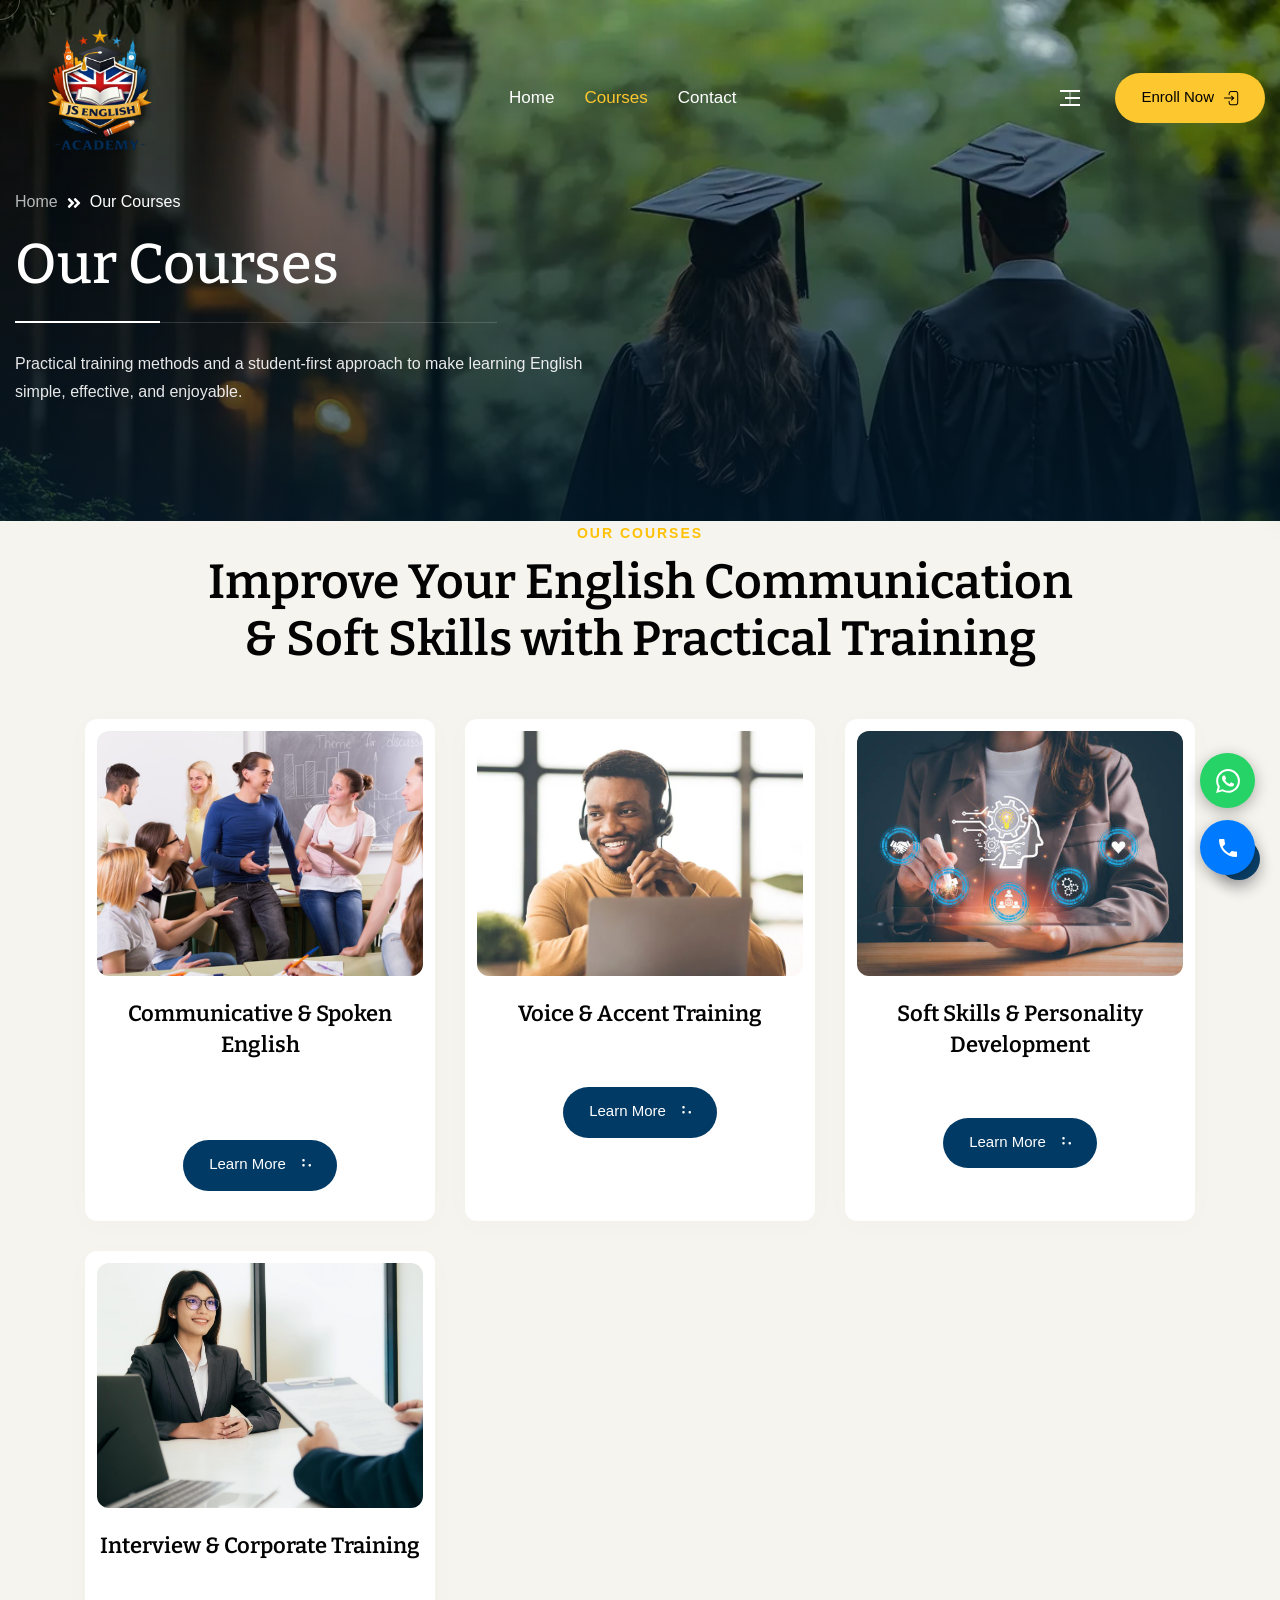
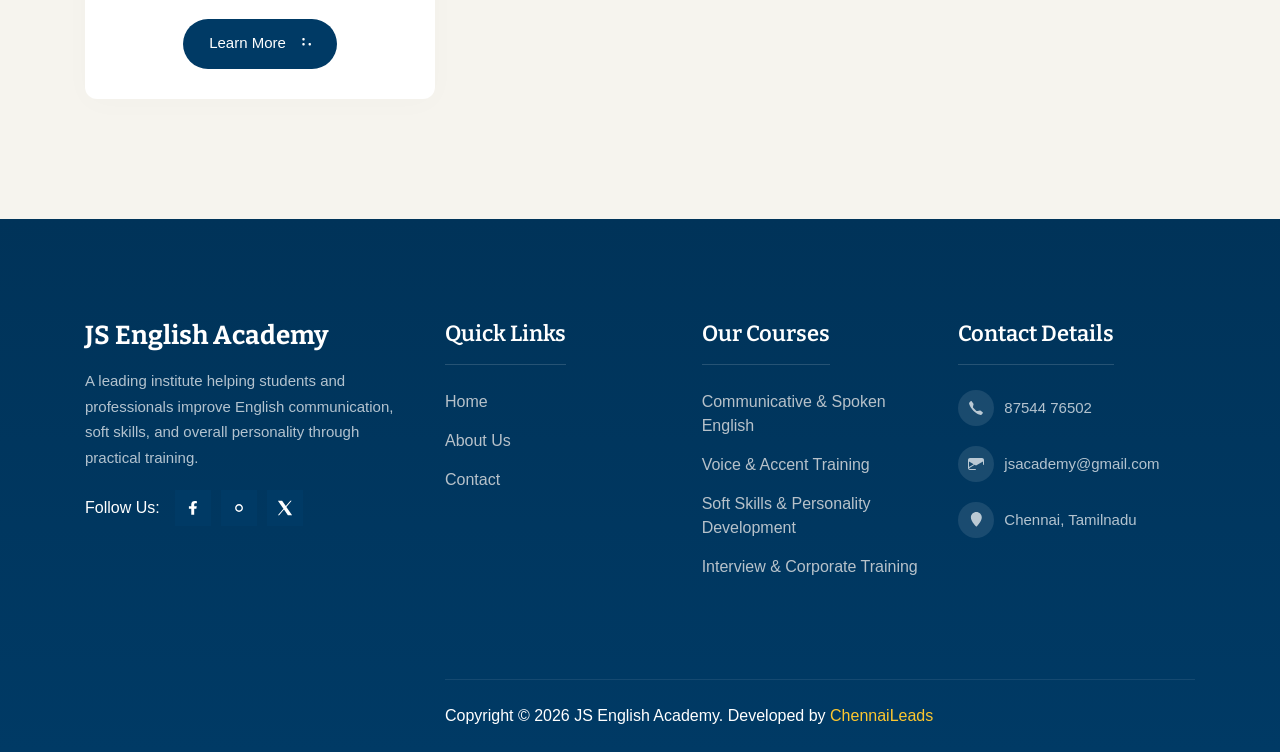
<file: courses.html>
<!doctype html>
<html class="no-js" lang="zxx">

<head>
    <meta charset="utf-8">
    <meta http-equiv="x-ua-compatible" content="ie=edge">
    <meta name="template-version" content="1.0.1">
    <title>Our Courses - JS English Academy | Spoken English & Soft Skills Training</title>
    <meta name="description" content="JS English Academy offers Communicative & Spoken English, Voice & Accent Training, Soft Skills & Personality Development, and Interview & Corporate Training in Chennai, Tamilnadu.">
    <meta name="viewport" content="width=device-width, initial-scale=1">
    <!-- Place favicon.ico in the root directory -->
    <link rel="shortcut icon" type="image/x-icon" href="assets/images/favicon.webp">
    <!-- CSS here -->
    <link rel="stylesheet" href="assets/css/vendor/bootstrap.min.css">
    <link rel="stylesheet" href="assets/css/vendor/animate.min.css">
    <link rel="stylesheet" href="assets/css/plugins/swiper.min.css">
    <link rel="stylesheet" href="assets/css/plugins/nice-select.css">
    <link rel="stylesheet" href="assets/css/plugins/flatpickr.min.css">
    <link rel="stylesheet" href="assets/css/plugins/nouislider.min.css">
    <link rel="stylesheet" href="assets/css/vendor/magnific-popup.css">
    <link rel="stylesheet" href="assets/css/vendor/odometer.min.css">
    <link rel="stylesheet" href="assets/css/vendor/spacing.css">
    <link rel="stylesheet" href="assets/css/vendor/remixicon.css">
    <link rel="stylesheet" href="assets/css/main.css">
    
    <!-- Popup Form & Sticky Buttons Styles -->
    <style>
        /* Popup Overlay */
        .course-popup-overlay {
            position: fixed;
            top: 0;
            left: 0;
            width: 100%;
            height: 100%;
            background: rgba(0, 0, 0, 0.85);
            z-index: 9999;
            display: none;
            justify-content: center;
            align-items: center;
            padding: 20px;
        }
        .course-popup-overlay.active {
            display: flex;
        }
        
        /* Popup Container */
        .course-popup {
            background: #1a1a2e;
            border: 1px solid rgba(255, 255, 255, 0.1);
            border-radius: 12px;
            width: 100%;
            max-width: 500px;
            position: relative;
            animation: popupSlideIn 0.3s ease;
            max-height: 90vh;
            overflow-y: auto;
        }
        @keyframes popupSlideIn {
            from { transform: translateY(-30px); opacity: 0; }
            to { transform: translateY(0); opacity: 1; }
        }
        
        .course-popup-header {
            padding: 20px 25px;
            border-bottom: 1px solid rgba(255, 255, 255, 0.1);
            display: flex;
            justify-content: space-between;
            align-items: center;
        }
        .course-popup-header h4 {
            color: #fff;
            margin: 0;
            font-size: 20px;
            font-weight: 600;
        }
        .course-popup-close {
            background: rgba(255, 255, 255, 0.1);
            border: none;
            color: #fff;
            width: 35px;
            height: 35px;
            border-radius: 50%;
            cursor: pointer;
            font-size: 22px;
            display: flex;
            align-items: center;
            justify-content: center;
            transition: all 0.3s;
            line-height: 1;
        }
        .course-popup-close:hover {
            background: #ffc107;
            color: #000;
        }
        
        .course-popup-body {
            padding: 30px 25px 25px;
        }
        .course-popup-body .rs-contact-input-box {
            margin-bottom: 15px;
        }
        .course-popup-body .rs-contact-input-box:first-child {
            margin-bottom: 20px;
        }
        .course-popup-body .rs-contact-input input,
        .course-popup-body .rs-contact-input select,
        .course-popup-body .rs-contact-input textarea {
            width: 100%;
            height: 50px;
            background: transparent;
            border: 1px solid rgba(255, 255, 255, 0.3);
            padding: 0 20px;
            color: #fff;
            font-size: 15px;
            outline: none;
            border-radius: 5px;
            transition: all 0.3s;
            font-family: inherit;
        }
        .course-popup-body .rs-contact-input textarea {
            height: 100px;
            padding: 15px 20px;
            resize: none;
        }
        .course-popup-body .rs-contact-input input:focus,
        .course-popup-body .rs-contact-input select:focus,
        .course-popup-body .rs-contact-input textarea:focus {
            border-color: #fff;
        }
        .course-popup-body .rs-contact-input input::placeholder,
        .course-popup-body .rs-contact-input textarea::placeholder {
            color: rgba(255, 255, 255, 0.5);
        }
        
        /* Readonly Course Field */
        .course-popup-body .rs-contact-input input[readonly] {
            background: rgba(255, 193, 7, 0.08) !important;
            border-color: rgba(255, 193, 7, 0.4) !important;
            color: #ffc107 !important;
            cursor: default;
            font-weight: 500;
        }
        
        .course-popup-body .rs-contact-input select {
            appearance: none;
            -webkit-appearance: none;
            background-image: url("data:image/svg+xml,%3Csvg xmlns='http://www.w3.org/2000/svg' width='12' height='8' viewBox='0 0 12 8'%3E%3Cpath d='M1 1.5L6 6.5L11 1.5' stroke='white' stroke-width='1.5' fill='none'/%3E%3C/svg%3E");
            background-repeat: no-repeat;
            background-position: right 15px center;
            cursor: pointer;
        }
        .course-popup-body .rs-contact-input select option {
            background: #1a1a2e;
            color: #fff;
        }
        .course-popup-body .rs-contact-input select:invalid {
            color: rgba(255, 255, 255, 0.5);
        }
        .course-popup-submit {
            width: 100%;
            height: 50px;
            background: #ffc107;
            color: #000;
            border: none;
            border-radius: 5px;
            font-size: 16px;
            font-weight: 600;
            cursor: pointer;
            transition: all 0.3s;
            margin-top: 10px;
            text-transform: uppercase;
            letter-spacing: 0.5px;
        }
        .course-popup-submit:hover {
            background: #fff;
        }
        
        /* Sticky Buttons */
        .sticky-contact-buttons {
            position: fixed;
            bottom: 25px;
            right: 25px;
            z-index: 9998;
            display: flex;
            flex-direction: column;
            gap: 12px;
        }
        .sticky-btn {
            width: 55px;
            height: 55px;
            border-radius: 50%;
            display: flex;
            align-items: center;
            justify-content: center;
            cursor: pointer;
            box-shadow: 0 4px 15px rgba(0,0,0,0.3);
            transition: all 0.3s;
            text-decoration: none;
            position: relative;
        }
        .sticky-btn:hover {
            transform: scale(1.1);
        }
        .sticky-btn-whatsapp {
            background: #25D366;
            animation: pulse 2s infinite;
        }
        .sticky-btn-call {
            background: #007bff;
        }
        .sticky-btn svg {
            width: 24px;
            height: 24px;
            fill: #fff;
        }
        @keyframes pulse {
            0% { box-shadow: 0 0 0 0 rgba(37, 211, 102, 0.5); }
            70% { box-shadow: 0 0 0 15px rgba(37, 211, 102, 0); }
            100% { box-shadow: 0 0 0 0 rgba(37, 211, 102, 0); }
        }
        .sticky-btn-tooltip {
            position: absolute;
            right: 65px;
            background: #333;
            color: #fff;
            padding: 6px 14px;
            border-radius: 4px;
            font-size: 13px;
            white-space: nowrap;
            opacity: 0;
            pointer-events: none;
            transition: all 0.3s;
        }
        .sticky-btn:hover .sticky-btn-tooltip {
            opacity: 1;
        }
        
        /* Footer Brand Name */
        .rs-footer-brand-name {
            color: var(--rs-white);
            font-size: 26px;
            font-weight: 700;
            margin-bottom: 15px;
            line-height: 1.3;
        }
        .rs-footer-about-text {
            color: rgba(255, 255, 255, 0.7);
            font-size: 15px;
            line-height: 1.7;
            margin-bottom: 20px;
            max-width: 320px;
        }
        
        /* Horizontal Contact Layout */
        .rs-footer-contact-horizontal {
            display: flex;
            flex-wrap: wrap;
            gap: 20px;
        }
        .rs-footer-contact-item {
            display: flex;
            align-items: center;
            gap: 10px;
            color: rgba(255, 255, 255, 0.7);
            font-size: 15px;
            transition: all 0.3s ease;
        }
        .rs-footer-contact-item a,
        .rs-footer-contact-item span {
            color: rgba(255, 255, 255, 0.7);
            text-decoration: none;
            transition: all 0.3s ease;
        }
        .rs-footer-contact-item a:hover {
            color: var(--rs-white);
        }
        .rs-footer-contact-icon {
            display: flex;
            align-items: center;
            justify-content: center;
            width: 36px;
            height: 36px;
            min-width: 36px;
            border-radius: 50%;
            background: rgba(255, 255, 255, 0.1);
            color: var(--rs-white);
            transition: all 0.3s ease;
        }
        .rs-footer-contact-item:hover .rs-footer-contact-icon {
            background: var(--rs-theme-yellow);
            color: var(--rs-black);
        }
        
        @media (max-width: 767px) {
            .rs-footer-contact-horizontal {
                flex-direction: column;
                gap: 12px;
            }
        }
        
        @media (max-width: 576px) {
            .sticky-contact-buttons {
                bottom: 15px;
                right: 15px;
                gap: 10px;
            }
            .sticky-btn {
                width: 48px;
                height: 48px;
            }
            .sticky-btn svg {
                width: 20px;
                height: 20px;
            }
            .course-popup {
                max-width: 95%;
            }
            .course-popup-header h4 {
                font-size: 17px;
            }
        }
    </style>
</head>

<body class="rs-smoother-yes">

    <!-- preloader start -->
  
    <!-- preloader end -->

    <!-- cursor start -->
    <div id="rs-mouse">
        <div id="cursor-ball"></div>
    </div>
    <!-- cursor end -->

    <!-- Header area start -->
    <header>
        <div class="rs-header-area rs-header-one">
            <div class="container-fluid g-0">
                <div id="rs-sticky-header" class="header-wrapper rs-sticky-header">
                    <div class="header-left">
                        <div class="header-logo">
                            <a href="index.html"><img src="assets/images/logo/logo-white.webp" alt="JS English Academy"></a>
                        </div>
                    </div>
                    <div class="header-menu">
                        <nav id="mobile-menu" class="main-menu">
                            <ul class="multipage-menu">
                                <li><a href="index.html">Home</a></li>
                                <li><a href="courses.html">Courses</a></li>
                                <li><a href="contact.html">Contact</a></li>
                            </ul>
                        </nav>
                    </div>
                    <div class="header-right">
                        <div class="header-icon-wrapper">
                            <!-- search area start -->
                            
                            <!-- search area end -->
                            <!-- hamburger start -->
                            <div class="header-hamburger">
                                <div class="sidebar-toggle">
                                    <a class="header-bar-icon" href="javascript:void(0)">
                                        <span></span>
                                        <span></span>
                                        <span></span>
                                    </a>
                                </div>
                            </div>
                            <!-- hamburger end -->
                        </div>
                        <!-- button start -->
                        <div class="header-btn">
                            <a class="rs-btn has-icon has-theme-yellow hover-white" href="contact.html">
                                <span class="btn-text-wrap">
                                    <span class="text-default">Enroll Now</span>
                                    <span class="text-hover">Enroll Now</span>
                                </span>
                                <span class="icon-box">
                                    <svg class="icon-first" xmlns="http://www.w3.org/2000/svg" viewBox="0 0 17 17">
                                        <path d="M10.2705 0C9.24524 0 8.41799 -1.11759e-08 7.76774 0.08775C7.09274 0.17775 6.52424 0.37275 6.07274 0.8235C5.67974 1.21725 5.48024 1.701 5.37599 2.2695C5.27474 2.82225 5.25524 3.498 5.25074 4.3095C5.24994 4.45868 5.30845 4.60207 5.41337 4.70813C5.5183 4.81418 5.66106 4.8742 5.81024 4.875C5.95942 4.8758 6.10282 4.8173 6.20887 4.71237C6.31492 4.60744 6.37494 4.46468 6.37574 4.3155C6.38024 3.49575 6.40124 2.9145 6.48224 2.47275C6.56099 2.04825 6.68624 1.8015 6.86849 1.61925C7.07624 1.4115 7.36799 1.2765 7.91849 1.20225C8.48474 1.1265 9.23549 1.125 10.3117 1.125H11.0617C12.1387 1.125 12.8895 1.1265 13.4557 1.20225C14.0062 1.2765 14.2972 1.41225 14.5057 1.61925C14.7142 1.82625 14.8477 2.118 14.922 2.66925C14.9985 3.23475 14.9992 3.98625 14.9992 5.0625V11.0625C14.9992 12.1388 14.9985 12.8902 14.922 13.4565C14.8477 14.007 14.7127 14.298 14.505 14.5057C14.2972 14.7135 14.0062 14.8485 13.4557 14.9227C12.8895 14.9985 12.1387 15 11.0617 15H10.3117C9.23549 15 8.48474 14.9985 7.91774 14.9227C7.36799 14.8485 7.07624 14.7127 6.86849 14.5057C6.68624 14.3235 6.56099 14.0767 6.48224 13.6522C6.40124 13.2105 6.38024 12.6293 6.37574 11.8095C6.37535 11.7356 6.36041 11.6626 6.33177 11.5945C6.30314 11.5264 6.26138 11.4646 6.20887 11.4126C6.15636 11.3607 6.09413 11.3196 6.02573 11.2917C5.95733 11.2638 5.88411 11.2496 5.81024 11.25C5.73637 11.2504 5.6633 11.2653 5.59521 11.294C5.52711 11.3226 5.46533 11.3644 5.41337 11.4169C5.36142 11.4694 5.32031 11.5316 5.29241 11.6C5.26451 11.6684 5.25035 11.7416 5.25074 11.8155C5.25524 12.627 5.27474 13.3028 5.37599 13.8555C5.48099 14.424 5.67974 14.9078 6.07349 15.3015C6.52424 15.753 7.09349 15.9465 7.76849 16.038C8.41799 16.125 9.24524 16.125 10.2705 16.125H11.103C12.129 16.125 12.9555 16.125 13.6057 16.0373C14.2807 15.9472 14.8492 15.7523 15.3007 15.3015C15.7522 14.85 15.9457 14.2815 16.0372 13.6065C16.1242 12.9563 16.1242 12.129 16.1242 11.1038V5.02125C16.1242 3.996 16.1242 3.16875 16.0372 2.5185C15.9465 1.8435 15.7522 1.275 15.3007 0.8235C14.8492 0.372 14.2807 0.1785 13.6057 0.08775C12.9555 -1.11759e-08 12.1282 0 11.103 0H10.2705Z"></path>
                                        <path d="M0.5625 7.4993C0.413316 7.4993 0.270242 7.55856 0.164752 7.66405C0.0592632 7.76954 0 7.91261 0 8.0618C0 8.21098 0.0592632 8.35406 0.164752 8.45954C0.270242 8.56503 0.413316 8.6243 0.5625 8.6243H9.54225L8.0715 9.8843C8.01536 9.93236 7.96924 9.99101 7.93576 10.0569C7.90229 10.1228 7.88212 10.1946 7.87641 10.2683C7.86488 10.4171 7.91293 10.5644 8.01 10.6778C8.10707 10.7912 8.2452 10.8614 8.39401 10.8729C8.54282 10.8844 8.69012 10.8364 8.8035 10.7393L11.4285 8.4893C11.4903 8.43649 11.5398 8.37093 11.5738 8.29713C11.6078 8.22334 11.6254 8.14305 11.6254 8.0618C11.6254 7.98055 11.6078 7.90026 11.5738 7.82646C11.5398 7.75266 11.4903 7.6871 11.4285 7.6343L8.8035 5.3843C8.69012 5.28723 8.54282 5.23917 8.39401 5.25071C8.2452 5.26224 8.10707 5.33242 8.01 5.4458C7.91293 5.55918 7.86488 5.70647 7.87641 5.85528C7.88794 6.00409 7.95812 6.14223 8.0715 6.2393L9.5415 7.4993H0.5625Z"></path>
                                    </svg>
                                    <svg class="icon-second" xmlns="http://www.w3.org/2000/svg" viewBox="0 0 17 17">
                                        <path d="M10.2705 0C9.24524 0 8.41799 -1.11759e-08 7.76774 0.08775C7.09274 0.17775 6.52424 0.37275 6.07274 0.8235C5.67974 1.21725 5.48024 1.701 5.37599 2.2695C5.27474 2.82225 5.25524 3.498 5.25074 4.3095C5.24994 4.45868 5.30845 4.60207 5.41337 4.70813C5.5183 4.81418 5.66106 4.8742 5.81024 4.875C5.95942 4.8758 6.10282 4.8173 6.20887 4.71237C6.31492 4.60744 6.37494 4.46468 6.37574 4.3155C6.38024 3.49575 6.40124 2.9145 6.48224 2.47275C6.56099 2.04825 6.68624 1.8015 6.86849 1.61925C7.07624 1.4115 7.36799 1.2765 7.91849 1.20225C8.48474 1.1265 9.23549 1.125 10.3117 1.125H11.0617C12.1387 1.125 12.8895 1.1265 13.4557 1.20225C14.0062 1.2765 14.2972 1.41225 14.5057 1.61925C14.7142 1.82625 14.8477 2.118 14.922 2.66925C14.9985 3.23475 14.9992 3.98625 14.9992 5.0625V11.0625C14.9992 12.1388 14.9985 12.8902 14.922 13.4565C14.8477 14.007 14.7127 14.298 14.505 14.5057C14.2972 14.7135 14.0062 14.8485 13.4557 14.9227C12.8895 14.9985 12.1387 15 11.0617 15H10.3117C9.23549 15 8.48474 14.9985 7.91774 14.9227C7.36799 14.8485 7.07624 14.7127 6.86849 14.5057C6.68624 14.3235 6.56099 14.0767 6.48224 13.6522C6.40124 13.2105 6.38024 12.6293 6.37574 11.8095C6.37535 11.7356 6.36041 11.6626 6.33177 11.5945C6.30314 11.5264 6.26138 11.4646 6.20887 11.4126C6.15636 11.3607 6.09413 11.3196 6.02573 11.2917C5.95733 11.2638 5.88411 11.2496 5.81024 11.25C5.73637 11.2504 5.6633 11.2653 5.59521 11.294C5.52711 11.3226 5.46533 11.3644 5.41337 11.4169C5.36142 11.4694 5.32031 11.5316 5.29241 11.6C5.26451 11.6684 5.25035 11.7416 5.25074 11.8155C5.25524 12.627 5.27474 13.3028 5.37599 13.8555C5.48099 14.424 5.67974 14.9078 6.07349 15.3015C6.52424 15.753 7.09349 15.9465 7.76849 16.038C8.41799 16.125 9.24524 16.125 10.2705 16.125H11.103C12.129 16.125 12.9555 16.125 13.6057 16.0373C14.2807 15.9472 14.8492 15.7523 15.3007 15.3015C15.7522 14.85 15.9457 14.2815 16.0372 13.6065C16.1242 12.9563 16.1242 12.129 16.1242 11.1038V5.02125C16.1242 3.996 16.1242 3.16875 16.0372 2.5185C15.9465 1.8435 15.7522 1.275 15.3007 0.8235C14.8492 0.372 14.2807 0.1785 13.6057 0.08775C12.9555 -1.11759e-08 12.1282 0 11.103 0H10.2705Z"></path>
                                        <path d="M0.5625 7.4993C0.413316 7.4993 0.270242 7.55856 0.164752 7.66405C0.0592632 7.76954 0 7.91261 0 8.0618C0 8.21098 0.0592632 8.35406 0.164752 8.45954C0.270242 8.56503 0.413316 8.6243 0.5625 8.6243H9.54225L8.0715 9.8843C8.01536 9.93236 7.96924 9.99101 7.93576 10.0569C7.90229 10.1228 7.88212 10.1946 7.87641 10.2683C7.86488 10.4171 7.91293 10.5644 8.01 10.6778C8.10707 10.7912 8.2452 10.8614 8.39401 10.8729C8.54282 10.8844 8.69012 10.8364 8.8035 10.7393L11.4285 8.4893C11.4903 8.43649 11.5398 8.37093 11.5738 8.29713C11.6078 8.22334 11.6254 8.14305 11.6254 8.0618C11.6254 7.98055 11.6078 7.90026 11.5738 7.82646C11.5398 7.75266 11.4903 7.6871 11.4285 7.6343L8.8035 5.3843C8.69012 5.28723 8.54282 5.23917 8.39401 5.25071C8.2452 5.26224 8.10707 5.33242 8.01 5.4458C7.91293 5.55918 7.86488 5.70647 7.87641 5.85528C7.88794 6.00409 7.95812 6.14223 8.0715 6.2393L9.5415 7.4993H0.5625Z"></path>
                                    </svg>
                                </span>
                            </a>
                        </div>
                        <!-- button end -->
                    </div>
                </div>
            </div>
        </div>
    </header>

    <!-- header area two start-->
    <header>
        <div class="rs-header-area rs-header-one header-transparent">
            <div class="container-fluid g-0">
                <div class="header-wrapper">
                    <div class="header-left">
                        <div class="header-logo">
                            <a href="index.html"><img src="assets/images/logo/logo-white.webp" alt="JS English Academy"></a>
                        </div>
                    </div>
                    <div class="header-menu">
                        <nav id="mobile-menu-two" class="main-menu">
                            <ul class="multipage-menu">
                                <li><a href="index.html">Home</a></li>
                                <li><a href="courses.html">Courses</a></li>
                                <li><a href="contact.html">Contact</a></li>
                            </ul>
                        </nav>
                    </div>
                    <div class="header-right">
                        <div class="header-icon-wrapper">
                            
                            <div class="header-hamburger">
                                <div class="sidebar-toggle">
                                    <a class="header-bar-icon" href="javascript:void(0)">
                                        <span></span>
                                        <span></span>
                                        <span></span>
                                    </a>
                                </div>
                            </div>
                        </div>
                        <div class="header-btn">
                            <a class="rs-btn has-icon has-theme-yellow hover-white" href="contact.html">
                                <span class="btn-text-wrap">
                                    <span class="text-default">Enroll Now</span>
                                    <span class="text-hover">Enroll Now</span>
                                </span>
                                <span class="icon-box">
                                    <svg class="icon-first" xmlns="http://www.w3.org/2000/svg" viewBox="0 0 17 17">
                                        <path d="M10.2705 0C9.24524 0 8.41799 -1.11759e-08 7.76774 0.08775C7.09274 0.17775 6.52424 0.37275 6.07274 0.8235C5.67974 1.21725 5.48024 1.701 5.37599 2.2695C5.27474 2.82225 5.25524 3.498 5.25074 4.3095C5.24994 4.45868 5.30845 4.60207 5.41337 4.70813C5.5183 4.81418 5.66106 4.8742 5.81024 4.875C5.95942 4.8758 6.10282 4.8173 6.20887 4.71237C6.31492 4.60744 6.37494 4.46468 6.37574 4.3155C6.38024 3.49575 6.40124 2.9145 6.48224 2.47275C6.56099 2.04825 6.68624 1.8015 6.86849 1.61925C7.07624 1.4115 7.36799 1.2765 7.91849 1.20225C8.48474 1.1265 9.23549 1.125 10.3117 1.125H11.0617C12.1387 1.125 12.8895 1.1265 13.4557 1.20225C14.0062 1.2765 14.2972 1.41225 14.5057 1.61925C14.7142 1.82625 14.8477 2.118 14.922 2.66925C14.9985 3.23475 14.9992 3.98625 14.9992 5.0625V11.0625C14.9992 12.1388 14.9985 12.8902 14.922 13.4565C14.8477 14.007 14.7127 14.298 14.505 14.5057C14.2972 14.7135 14.0062 14.8485 13.4557 14.9227C12.8895 14.9985 12.1387 15 11.0617 15H10.3117C9.23549 15 8.48474 14.9985 7.91774 14.9227C7.36799 14.8485 7.07624 14.7127 6.86849 14.5057C6.68624 14.3235 6.56099 14.0767 6.48224 13.6522C6.40124 13.2105 6.38024 12.6293 6.37574 11.8095C6.37535 11.7356 6.36041 11.6626 6.33177 11.5945C6.30314 11.5264 6.26138 11.4646 6.20887 11.4126C6.15636 11.3607 6.09413 11.3196 6.02573 11.2917C5.95733 11.2638 5.88411 11.2496 5.81024 11.25C5.73637 11.2504 5.6633 11.2653 5.59521 11.294C5.52711 11.3226 5.46533 11.3644 5.41337 11.4169C5.36142 11.4694 5.32031 11.5316 5.29241 11.6C5.26451 11.6684 5.25035 11.7416 5.25074 11.8155C5.25524 12.627 5.27474 13.3028 5.37599 13.8555C5.48099 14.424 5.67974 14.9078 6.07349 15.3015C6.52424 15.753 7.09349 15.9465 7.76849 16.038C8.41799 16.125 9.24524 16.125 10.2705 16.125H11.103C12.129 16.125 12.9555 16.125 13.6057 16.0373C14.2807 15.9472 14.8492 15.7523 15.3007 15.3015C15.7522 14.85 15.9457 14.2815 16.0372 13.6065C16.1242 12.9563 16.1242 12.129 16.1242 11.1038V5.02125C16.1242 3.996 16.1242 3.16875 16.0372 2.5185C15.9465 1.8435 15.7522 1.275 15.3007 0.8235C14.8492 0.372 14.2807 0.1785 13.6057 0.08775C12.9555 -1.11759e-08 12.1282 0 11.103 0H10.2705Z"></path>
                                        <path d="M0.5625 7.4993C0.413316 7.4993 0.270242 7.55856 0.164752 7.66405C0.0592632 7.76954 0 7.91261 0 8.0618C0 8.21098 0.0592632 8.35406 0.164752 8.45954C0.270242 8.56503 0.413316 8.6243 0.5625 8.6243H9.54225L8.0715 9.8843C8.01536 9.93236 7.96924 9.99101 7.93576 10.0569C7.90229 10.1228 7.88212 10.1946 7.87641 10.2683C7.86488 10.4171 7.91293 10.5644 8.01 10.6778C8.10707 10.7912 8.2452 10.8614 8.39401 10.8729C8.54282 10.8844 8.69012 10.8364 8.8035 10.7393L11.4285 8.4893C11.4903 8.43649 11.5398 8.37093 11.5738 8.29713C11.6078 8.22334 11.6254 8.14305 11.6254 8.0618C11.6254 7.98055 11.6078 7.90026 11.5738 7.82646C11.5398 7.75266 11.4903 7.6871 11.4285 7.6343L8.8035 5.3843C8.69012 5.28723 8.54282 5.23917 8.39401 5.25071C8.2452 5.26224 8.10707 5.33242 8.01 5.4458C7.91293 5.55918 7.86488 5.70647 7.87641 5.85528C7.88794 6.00409 7.95812 6.14223 8.0715 6.2393L9.5415 7.4993H0.5625Z"></path>
                                    </svg>
                                    <svg class="icon-second" xmlns="http://www.w3.org/2000/svg" viewBox="0 0 17 17">
                                        <path d="M10.2705 0C9.24524 0 8.41799 -1.11759e-08 7.76774 0.08775C7.09274 0.17775 6.52424 0.37275 6.07274 0.8235C5.67974 1.21725 5.48024 1.701 5.37599 2.2695C5.27474 2.82225 5.25524 3.498 5.25074 4.3095C5.24994 4.45868 5.30845 4.60207 5.41337 4.70813C5.5183 4.81418 5.66106 4.8742 5.81024 4.875C5.95942 4.8758 6.10282 4.8173 6.20887 4.71237C6.31492 4.60744 6.37494 4.46468 6.37574 4.3155C6.38024 3.49575 6.40124 2.9145 6.48224 2.47275C6.56099 2.04825 6.68624 1.8015 6.86849 1.61925C7.07624 1.4115 7.36799 1.2765 7.91849 1.20225C8.48474 1.1265 9.23549 1.125 10.3117 1.125H11.0617C12.1387 1.125 12.8895 1.1265 13.4557 1.20225C14.0062 1.2765 14.2972 1.41225 14.5057 1.61925C14.7142 1.82625 14.8477 2.118 14.922 2.66925C14.9985 3.23475 14.9992 3.98625 14.9992 5.0625V11.0625C14.9992 12.1388 14.9985 12.8902 14.922 13.4565C14.8477 14.007 14.7127 14.298 14.505 14.5057C14.2972 14.7135 14.0062 14.8485 13.4557 14.9227C12.8895 14.9985 12.1387 15 11.0617 15H10.3117C9.23549 15 8.48474 14.9985 7.91774 14.9227C7.36799 14.8485 7.07624 14.7127 6.86849 14.5057C6.68624 14.3235 6.56099 14.0767 6.48224 13.6522C6.40124 13.2105 6.38024 12.6293 6.37574 11.8095C6.37535 11.7356 6.36041 11.6626 6.33177 11.5945C6.30314 11.5264 6.26138 11.4646 6.20887 11.4126C6.15636 11.3607 6.09413 11.3196 6.02573 11.2917C5.95733 11.2638 5.88411 11.2496 5.81024 11.25C5.73637 11.2504 5.6633 11.2653 5.59521 11.294C5.52711 11.3226 5.46533 11.3644 5.41337 11.4169C5.36142 11.4694 5.32031 11.5316 5.29241 11.6C5.26451 11.6684 5.25035 11.7416 5.25074 11.8155C5.25524 12.627 5.27474 13.3028 5.37599 13.8555C5.48099 14.424 5.67974 14.9078 6.07349 15.3015C6.52424 15.753 7.09349 15.9465 7.76849 16.038C8.41799 16.125 9.24524 16.125 10.2705 16.125H11.103C12.129 16.125 12.9555 16.125 13.6057 16.0373C14.2807 15.9472 14.8492 15.7523 15.3007 15.3015C15.7522 14.85 15.9457 14.2815 16.0372 13.6065C16.1242 12.9563 16.1242 12.129 16.1242 11.1038V5.02125C16.1242 3.996 16.1242 3.16875 16.0372 2.5185C15.9465 1.8435 15.7522 1.275 15.3007 0.8235C14.8492 0.372 14.2807 0.1785 13.6057 0.08775C12.9555 -1.11759e-08 12.1282 0 11.103 0H10.2705Z"></path>
                                        <path d="M0.5625 7.4993C0.413316 7.4993 0.270242 7.55856 0.164752 7.66405C0.0592632 7.76954 0 7.91261 0 8.0618C0 8.21098 0.0592632 8.35406 0.164752 8.45954C0.270242 8.56503 0.413316 8.6243 0.5625 8.6243H9.54225L8.0715 9.8843C8.01536 9.93236 7.96924 9.99101 7.93576 10.0569C7.90229 10.1228 7.88212 10.1946 7.87641 10.2683C7.86488 10.4171 7.91293 10.5644 8.01 10.6778C8.10707 10.7912 8.2452 10.8614 8.39401 10.8729C8.54282 10.8844 8.69012 10.8364 8.8035 10.7393L11.4285 8.4893C11.4903 8.43649 11.5398 8.37093 11.5738 8.29713C11.6078 8.22334 11.6254 8.14305 11.6254 8.0618C11.6254 7.98055 11.6078 7.90026 11.5738 7.82646C11.5398 7.75266 11.4903 7.6871 11.4285 7.6343L8.8035 5.3843C8.69012 5.28723 8.54282 5.23917 8.39401 5.25071C8.2452 5.26224 8.10707 5.33242 8.01 5.4458C7.91293 5.55918 7.86488 5.70647 7.87641 5.85528C7.88794 6.00409 7.95812 6.14223 8.0715 6.2393L9.5415 7.4993H0.5625Z"></path>
                                    </svg>
                                </span>
                            </a>
                        </div>
                    </div>
                </div>
            </div>
        </div>
    </header>
    <!-- header area two end-->
    <!-- Header area end -->

    <!-- Offcanvas area start -->
    <div class="fix">
        <div class="offcanvas-area has-theme-yellow" data-lenis-prevent>
            <div class="offcanvas-wrapper">
                <div class="offcanvas-content">
                    <div class="offcanvas-top d-flex justify-content-between align-items-center mb-20">
                        <div class="offcanvas-logo">
                            <a class="logo-black" href="index.html"><img src="assets/images/logo/logo-blue.webp" alt="JS English Academy"></a>
                        </div>
                        <div class="offcanvas-close">
                            <button class="offcanvas-close-icon animation--flip">
                                <span class="offcanvas-m-lines">
                                    <span class="offcanvas-m-line line--1"></span>
                                    <span class="offcanvas-m-line line--2"></span>
                                    <span class="offcanvas-m-line line--3"></span>
                                </span>
                            </button>
                        </div>
                    </div>
                    <div class="offcanvas-about mb-30 d-none d-xl-block">
                        <p>JS English Academy is a leading institute helping students and professionals improve their English communication, soft skills, and overall personality through practical training.</p>
                    </div>
                    <div class="mobile-menu">
                        <div class="rs-offcanvas-menu mb-30">
                            <nav></nav>
                        </div>
                    </div>
                    <div class="offcanvas-contact mb-30">
                        <h4 class="offcanvas-title-meta">Contact Info</h4>
                        <ul>
                            <li class="d-flex gap-15">
                                <div class="offcanvas-contact-icon">
                                    <svg xmlns="http://www.w3.org/2000/svg" width="14" height="18" viewBox="0 0 14 18" fill="none">
                                        <path d="M11.8768 9.68475C11.3059 10.835 10.5331 11.9818 9.74128 13.0109C8.95198 14.0368 8.15999 14.9249 7.5643 15.5572C7.48514 15.6412 7.40956 15.7206 7.33802 15.7951C7.26648 15.7206 7.1909 15.6412 7.11174 15.5572C6.51605 14.9249 5.72406 14.0368 4.93476 13.0109C4.14299 11.9818 3.37019 10.835 2.79925 9.68475C2.22242 8.52266 1.89032 7.43373 1.89032 6.5C1.89032 3.50846 4.32934 1.08333 7.33802 1.08333C10.3467 1.08333 12.7857 3.50846 12.7857 6.5C12.7857 7.43373 12.4536 8.52266 11.8768 9.68475ZM7.33802 17.3333C7.33802 17.3333 13.8753 11.1732 13.8753 6.5C13.8753 2.91015 10.9484 0 7.33802 0C3.7276 0 0.800781 2.91015 0.800781 6.5C0.800781 11.1732 7.33802 17.3333 7.33802 17.3333Z" fill="#6D6D6D"></path>
                                    </svg>
                                </div>
                                <div class="offcanvas-contact-text"><a href="#">Chennai, Tamilnadu</a></div>
                            </li>
                            <li class="d-flex gap-15">
                                <div class="offcanvas-contact-icon">
                                    <svg xmlns="http://www.w3.org/2000/svg" width="16" height="16" viewBox="0 0 16 16" fill="none">
                                        <path d="M3.65387 1.32849C3.40343 1.00649 2.92745 0.976861 2.639 1.26531L1.60508 2.29923C1.1216 2.78271 0.94387 3.46766 1.1551 4.06847C2.00338 6.48124 3.39215 8.74671 5.32272 10.6773C7.25329 12.6078 9.51876 13.9966 11.9315 14.8449C12.5323 15.0561 13.2173 14.8784 13.7008 14.3949L14.7347 13.361C15.0231 13.0726 14.9935 12.5966 14.6715 12.3461L12.3653 10.5524C12.2008 10.4245 11.9866 10.3793 11.7845 10.4298L9.59541 10.9771C9.00082 11.1257 8.37183 10.9515 7.93845 10.5181L5.48187 8.06155C5.04849 7.62817 4.87427 6.99919 5.02292 6.40459L5.57019 4.21553C5.62073 4.01336 5.57552 3.79918 5.44758 3.63468L3.65387 1.32849Z" fill="#6D6D6D"></path>
                                    </svg>
                                </div>
                                <div class="offcanvas-contact-text"><a href="tel:8754476502">87544 76502</a></div>
                            </li>
                            <li class="d-flex gap-15">
                                <div class="offcanvas-contact-icon">
                                    <svg xmlns="http://www.w3.org/2000/svg" width="16" height="16" viewBox="0 0 16 16" fill="none">
                                        <path d="M2 2C0.895431 2 0 2.89543 0 4V12L2.58386e-05 12.0103C0.00555998 13.1101 0.898859 14 2 14H7.5C7.77614 14 8 13.7761 8 13.5C8 13.2239 7.77614 13 7.5 13H2C1.53715 13 1.14774 12.6855 1.03376 12.2586L6.67417 8.7876L8 9.5831L15 5.3831V8.5C15 8.77614 15.2239 9 15.5 9C15.7761 9 16 8.77614 16 8.5V4C16 2.89543 15.1046 2 14 2H2ZM5.70808 8.20794L1 11.1052V5.3831L5.70808 8.20794Z" fill="#6D6D6D"></path>
                                    </svg>
                                </div>
                                <div class="offcanvas-contact-text"><a href="mailto:jsacademy@gmail.com">jsacademy@gmail.com</a></div>
                            </li>
                        </ul>
                    </div>
                    <div class="offcanvas-social">
                        <h4 class="offcanvas-title-meta">Follow Us</h4>
                        <ul>
                            <li><a href="#"><i class="ri-facebook-fill"></i></a></li>
                            <li><a href="#"><i class="ri-twitter-x-fill"></i></a></li>
                            <li><a href="#"><i class="ri-youtube-fill"></i></a></li>
                            <li><a href="#"><i class="ri-linkedin-box-fill"></i></a></li>
                        </ul>
                    </div>
                </div>
            </div>
        </div>
    </div>
    <div class="offcanvas-overlay"></div>
    <div class="offcanvas-overlay-white"></div>
    <!-- Offcanvas area end -->

    <!-- Body main wrapper start -->
    <main class="bg-primary">

        <!-- breadcrumb area start -->
        <section class="rs-breadcrumb-area rs-breadcrumb-one p-relative section-space">
            <div class="rs-breadcrumb-bg-thumb include-bg" data-background="assets/images/bg/breadcrumb-bg-thumb-05.webp"></div>
            <div class="container-fluid g-0">
                <div class="row">
                    <div class="col-xl-6 col-lg-10">
                        <div class="rs-breadcrumb-wrapper">
                            <div class="rs-breadcrumb-menu">
                                <nav>
                                    <ul>
                                        <li class="rs-breadcumb-item"><a href="index.html">Home</a><span class="rs-breadcrumb-icon"><svg viewBox="0 0 448 512" xmlns="http://www.w3.org/2000/svg"><path d="M224.3 273l-136 136c-9.4 9.4-24.6 9.4-33.9 0l-22.6-22.6c-9.4-9.4-9.4-24.6 0-33.9l96.4-96.4-96.4-96.4c-9.4-9.4-9.4-24.6 0-33.9L54.3 103c9.4-9.4 24.6-9.4 33.9 0l136 136c9.5 9.4 9.5 24.6.1 34zm192-34l-136-136c-9.4-9.4-24.6-9.4-33.9 0l-22.6 22.6c-9.4 9.4-9.4 24.6 0 33.9l96.4 96.4-96.4 96.4c-9.4 9.4-9.4 24.6 0 33.9l22.6 22.6c9.4 9.4 24.6 9.4 33.9 0l136-136c9.4-9.2 9.4-24.4 0-33.8z"></path></svg></span></li>
                                        <li class="rs-breadcumb-item">Our Courses</li>
                                    </ul>
                                </nav>
                            </div>
                            <div class="rs-breadcrumb-title-wrapper">
                                <h1 class="rs-breadcrumb-title">Our Courses</h1>
                                <span class="rs-breadcrumb-line"></span>
                            </div>
                            <p class="rs-breadcrumb-desc">Practical training methods and a student-first approach to make learning English simple, effective, and enjoyable.</p>
                        </div>
                    </div>
                </div>
            </div>
        </section>
        <!-- breadcrumb area end -->

        <!-- courses area start -->
        <section class="rs-faulty-area rs-faculty-four section-space-bottom">
            <div class="container">
                <div class="row">
                    <div class="col-xl-12">
                        <!-- Section Heading -->
                        <div class="section-title-wrapper text-center mb-50">
                            <span class="rs-section-subtitle">OUR COURSES</span>
                            <h2 class="rs-section-title split-in-left">Improve Your English Communication<br>& Soft Skills with Practical Training</h2>
                        </div>
                        <div class="rs-faculty-wrapper">
                            <!-- Course 1: Communicative & Spoken English -->
                            <div class="rs-faculty-item">
                                <div class="rs-faculty-thumb">
                                    <a href="javascript:void(0)" class="open-popup" data-course="Communicative & Spoken English">
                                        <img src="assets/images/faculty/faculty-thumb-01.webp" alt="Communicative & Spoken English">
                                    </a>
                                </div>
                                <div class="rs-faculty-content">
                                    <h5 class="rs-faculty-title"><a href="javascript:void(0)" class="open-popup" data-course="Communicative & Spoken English">Communicative & Spoken English</a></h5>
                                    <p>Improve fluency and speak English naturally in daily life.</p>
                                    <div class="rs-faculty-btn">
                                        <a class="rs-btn has-icon hover-yellow open-popup" href="javascript:void(0)" data-course="Communicative & Spoken English">
                                            <span class="btn-text-wrap"><span class="text-default">Learn More</span><span class="text-hover">Learn More</span></span>
                                            <span class="icon-box has-rotate"><svg xmlns="http://www.w3.org/2000/svg" viewBox="0 0 18 15"><path d="M10.5 7.5C10.5 8.32843 9.82843 9 9 9C8.17157 9 7.5 8.32843 7.5 7.5C7.5 6.67157 8.17157 6 9 6C9.82843 6 10.5 6.67157 10.5 7.5Z"></path><path d="M18 7.5C18 8.32843 17.3284 9 16.5 9C15.6716 9 15 8.32843 15 7.5C15 6.67157 15.6716 6 16.5 6C17.3284 6 18 6.67157 18 7.5Z"></path><path d="M10.5 1.5C10.5 2.32843 9.82843 3 9 3C8.17157 3 7.5 2.32843 7.5 1.5C7.5 0.671573 8.17157 0 9 0C9.82843 0 10.5 0.671573 10.5 1.5Z"></path></svg></span>
                                        </a>
                                    </div>
                                </div>
                            </div>
                            <!-- Course 2: Voice & Accent Training -->
                            <div class="rs-faculty-item">
                                <div class="rs-faculty-thumb">
                                    <a href="javascript:void(0)" class="open-popup" data-course="Voice & Accent Training">
                                        <img src="assets/images/faculty/faculty-thumb-02.webp" alt="Voice & Accent Training">
                                    </a>
                                </div>
                                <div class="rs-faculty-content">
                                    <h5 class="rs-faculty-title"><a href="javascript:void(0)" class="open-popup" data-course="Voice & Accent Training">Voice & Accent Training</a></h5>
                                    <p>Neutralize your accent and speak with clarity.</p>
                                    <div class="rs-faculty-btn">
                                        <a class="rs-btn has-icon hover-yellow open-popup" href="javascript:void(0)" data-course="Voice & Accent Training">
                                            <span class="btn-text-wrap"><span class="text-default">Learn More</span><span class="text-hover">Learn More</span></span>
                                            <span class="icon-box has-rotate"><svg xmlns="http://www.w3.org/2000/svg" viewBox="0 0 18 15"><path d="M10.5 7.5C10.5 8.32843 9.82843 9 9 9C8.17157 9 7.5 8.32843 7.5 7.5C7.5 6.67157 8.17157 6 9 6C9.82843 6 10.5 6.67157 10.5 7.5Z"></path><path d="M18 7.5C18 8.32843 17.3284 9 16.5 9C15.6716 9 15 8.32843 15 7.5C15 6.67157 15.6716 6 16.5 6C17.3284 6 18 6.67157 18 7.5Z"></path><path d="M10.5 1.5C10.5 2.32843 9.82843 3 9 3C8.17157 3 7.5 2.32843 7.5 1.5C7.5 0.671573 8.17157 0 9 0C9.82843 0 10.5 0.671573 10.5 1.5Z"></path></svg></span>
                                        </a>
                                    </div>
                                </div>
                            </div>
                            <!-- Course 3: Soft Skills & Personality Development -->
                            <div class="rs-faculty-item">
                                <div class="rs-faculty-thumb">
                                    <a href="javascript:void(0)" class="open-popup" data-course="Soft Skills & Personality Development">
                                        <img src="assets/images/faculty/faculty-thumb-03.webp" alt="Soft Skills & Personality Development">
                                    </a>
                                </div>
                                <div class="rs-faculty-content">
                                    <h5 class="rs-faculty-title"><a href="javascript:void(0)" class="open-popup" data-course="Soft Skills & Personality Development">Soft Skills & Personality Development</a></h5>
                                    <p>Build confidence and develop essential life skills.</p>
                                    <div class="rs-faculty-btn">
                                        <a class="rs-btn has-icon hover-yellow open-popup" href="javascript:void(0)" data-course="Soft Skills & Personality Development">
                                            <span class="btn-text-wrap"><span class="text-default">Learn More</span><span class="text-hover">Learn More</span></span>
                                            <span class="icon-box has-rotate"><svg xmlns="http://www.w3.org/2000/svg" viewBox="0 0 18 15"><path d="M10.5 7.5C10.5 8.32843 9.82843 9 9 9C8.17157 9 7.5 8.32843 7.5 7.5C7.5 6.67157 8.17157 6 9 6C9.82843 6 10.5 6.67157 10.5 7.5Z"></path><path d="M18 7.5C18 8.32843 17.3284 9 16.5 9C15.6716 9 15 8.32843 15 7.5C15 6.67157 15.6716 6 16.5 6C17.3284 6 18 6.67157 18 7.5Z"></path><path d="M10.5 1.5C10.5 2.32843 9.82843 3 9 3C8.17157 3 7.5 2.32843 7.5 1.5C7.5 0.671573 8.17157 0 9 0C9.82843 0 10.5 0.671573 10.5 1.5Z"></path></svg></span>
                                        </a>
                                    </div>
                                </div>
                            </div>
                            <!-- Course 4: Interview & Corporate Training -->
                            <div class="rs-faculty-item">
                                <div class="rs-faculty-thumb">
                                    <a href="javascript:void(0)" class="open-popup" data-course="Interview & Corporate Training">
                                        <img src="assets/images/faculty/faculty-thumb-04.webp" alt="Interview & Corporate Training">
                                    </a>
                                </div>
                                <div class="rs-faculty-content">
                                    <h5 class="rs-faculty-title"><a href="javascript:void(0)" class="open-popup" data-course="Interview & Corporate Training">Interview & Corporate Training</a></h5>
                                    <p>Master professional communication skills.</p>
                                    <div class="rs-faculty-btn">
                                        <a class="rs-btn has-icon hover-yellow open-popup" href="javascript:void(0)" data-course="Interview & Corporate Training">
                                            <span class="btn-text-wrap"><span class="text-default">Learn More</span><span class="text-hover">Learn More</span></span>
                                            <span class="icon-box has-rotate"><svg xmlns="http://www.w3.org/2000/svg" viewBox="0 0 18 15"><path d="M10.5 7.5C10.5 8.32843 9.82843 9 9 9C8.17157 9 7.5 8.32843 7.5 7.5C7.5 6.67157 8.17157 6 9 6C9.82843 6 10.5 6.67157 10.5 7.5Z"></path><path d="M18 7.5C18 8.32843 17.3284 9 16.5 9C15.6716 9 15 8.32843 15 7.5C15 6.67157 15.6716 6 16.5 6C17.3284 6 18 6.67157 18 7.5Z"></path><path d="M10.5 1.5C10.5 2.32843 9.82843 3 9 3C8.17157 3 7.5 2.32843 7.5 1.5C7.5 0.671573 8.17157 0 9 0C9.82843 0 10.5 0.671573 10.5 1.5Z"></path></svg></span>
                                        </a>
                                    </div>
                                </div>
                            </div>
                        </div>
                    </div>
                </div>
            </div>
        </section>
        <!-- courses area end -->

    </main>
    <!-- Body main wrapper end -->

    <!-- Popup Form -->
    <div class="course-popup-overlay" id="coursePopup">
        <div class="course-popup">
            <div class="course-popup-header">
                <h4 id="popupTitle">Enroll Now</h4>
                <button class="course-popup-close" id="closePopup">&times;</button>
            </div>
            <div class="course-popup-body">
                <form id="popupForm" action="mail.php" method="POST">
                    <!-- Auto-fetched Course (Readonly) -->
                    <div class="rs-contact-input-box">
                        <div class="rs-contact-input">
                            <input type="text" name="course" id="popupCourse" placeholder="Selected Course" readonly>
                        </div>
                    </div>
                    <div class="rs-contact-input-box">
                        <div class="rs-contact-input">
                            <input type="text" name="name" placeholder="Full Name*" required>
                        </div>
                    </div>
                    <div class="rs-contact-input-box">
                        <div class="rs-contact-input">
                            <input type="email" name="email" placeholder="Email Address*" required>
                        </div>
                    </div>
                    <div class="rs-contact-input-box">
                        <div class="rs-contact-input">
                            <input type="tel" name="phone" placeholder="Phone Number*" required>
                        </div>
                    </div>
                    <div class="rs-contact-input-box">
                        <div class="rs-contact-input">
                            <textarea name="message" placeholder="Message (Optional)"></textarea>
                        </div>
                    </div>
                    <button type="submit" class="course-popup-submit">Submit Enquiry</button>
                </form>
            </div>
        </div>
    </div>

    <!-- Sticky Contact Buttons -->
    <div class="sticky-contact-buttons">
        <!-- WhatsApp Button -->
        <a href="https://wa.me/918754476502" target="_blank" class="sticky-btn sticky-btn-whatsapp" aria-label="Chat on WhatsApp">
            <svg viewBox="0 0 24 24" xmlns="http://www.w3.org/2000/svg">
                <path d="M17.472 14.382c-.297-.149-1.758-.867-2.03-.967-.273-.099-.471-.148-.67.15-.197.297-.767.966-.94 1.164-.173.199-.347.223-.644.075-.297-.15-1.255-.463-2.39-1.475-.883-.788-1.48-1.761-1.653-2.059-.173-.297-.018-.458.13-.606.134-.133.298-.347.446-.52.149-.174.198-.298.298-.497.099-.198.05-.371-.025-.52-.075-.149-.669-1.612-.916-2.207-.242-.579-.487-.5-.669-.51-.173-.008-.371-.01-.57-.01-.198 0-.52.074-.792.372-.272.297-1.04 1.016-1.04 2.479 0 1.462 1.065 2.875 1.213 3.074.149.198 2.096 3.2 5.077 4.487.709.306 1.262.489 1.694.625.712.227 1.36.195 1.871.118.571-.085 1.758-.719 2.006-1.413.248-.694.248-1.289.173-1.413-.074-.124-.272-.198-.57-.347m-5.421 7.403h-.004a9.87 9.87 0 01-5.031-1.378l-.361-.214-3.741.982.998-3.648-.235-.374a9.86 9.86 0 01-1.51-5.26c.001-5.45 4.436-9.884 9.888-9.884 2.64 0 5.122 1.03 6.988 2.898a9.825 9.825 0 012.893 6.994c-.003 5.45-4.437 9.884-9.885 9.884m8.413-18.297A11.815 11.815 0 0012.05 0C5.495 0 .16 5.335.157 11.892c0 2.096.547 4.142 1.588 5.945L.057 24l6.305-1.654a11.882 11.882 0 005.683 1.448h.005c6.554 0 11.89-5.335 11.893-11.893a11.821 11.821 0 00-3.48-8.413z"/>
            </svg>
            <span class="sticky-btn-tooltip">Chat on WhatsApp</span>
        </a>
        <!-- Call Button -->
        <a href="tel:8754476502" class="sticky-btn sticky-btn-call" aria-label="Call Now">
            <svg viewBox="0 0 24 24" xmlns="http://www.w3.org/2000/svg">
                <path d="M6.62 10.79c1.44 2.83 3.76 5.14 6.59 6.59l2.2-2.2c.27-.27.67-.36 1.02-.24 1.12.37 2.33.57 3.57.57.55 0 1 .45 1 1V20c0 .55-.45 1-1 1-9.39 0-17-7.61-17-17 0-.55.45-1 1-1h3.5c.55 0 1 .45 1 1 0 1.25.2 2.45.57 3.57.11.35.03.74-.25 1.02l-2.2 2.2z"/>
            </svg>
            <span class="sticky-btn-tooltip">Call Now</span>
        </a>
    </div>

    <!-- footer area start -->
    <footer class="rs-footer-area rs-footer-one">
        <div class="container">
            <div class="row">
                <div class="col-xl-12">
                    <div class="rs-footer-wrapper">
                        <div class="rs-footer-left">
                            <div class="rs-footer-widget footer-1-col-1">
                                <div class="rs-footer-widget-logo">
                                    <h3 class="rs-footer-brand-name">JS English Academy</h3>
                                </div>
                                <div class="rs-footer-widget-content">
                                    <p class="rs-footer-about-text">A leading institute helping students and professionals improve English communication, soft skills, and overall personality through practical training.</p>
                                    <div class="rs-footer-widget-social">
                                        <span class="rs-footer-social-title">Follow Us:</span>
                                        <div class="rs-footer-social theme-social has-radius-none has-medium hover-yellow has-theme-blue">
                                            <a href="#"><svg width="14" height="22" viewBox="0 0 14 22" fill="none"><path d="M11.624 11.9541L12.193 8.54137L8.63572 8.54137V6.32676C8.63572 5.39311 9.13264 4.48303 10.7258 4.48303H12.343V1.57748C12.343 1.57748 10.8755 1.34692 9.47233 1.34692C6.54282 1.34692 4.62796 2.98146 4.62796 5.94041L4.62796 8.54137H1.37158L1.37158 11.9541H4.62796L4.62796 20.2041H8.63572L8.63572 11.9541H11.624Z" fill="white"></path></svg></a>
                                            <a href="#"><svg width="18" height="18" viewBox="0 0 18 18" fill="none"><path d="M9.0335 4.57741C6.58997 4.57741 4.60742 6.55982 4.60742 9.00349C4.60742 11.4472 6.58997 13.4296 9.0335 13.4296C11.4771 13.4296 13.4596 11.4472 13.4596 9.00349C13.4596 6.55982 11.4771 4.57741 9.0335 4.57741ZM9.0335 11.8746C7.44826 11.8746 6.16237 10.5889 6.16237 9.00349C6.16237 7.41811 7.44826 6.13243 9.03347 6.13243C10.6188 6.13243 11.9046 7.41811 11.9046 9.00349C11.9046 10.5889 10.6188 11.8746 9.0335 11.8746Z" fill="white"></path></svg></a>
                                            <a href="#"><svg width="16" height="16" viewBox="0 0 16 16" fill="none"><path d="M9.35332 6.88729L14.6472 0.733521H13.3928L8.79603 6.07675L5.12465 0.733521H0.890137L6.44199 8.81343L0.890137 15.2666H2.1447L6.99896 9.62397L10.8762 15.2666H15.1107L9.35332 6.88729Z" fill="white"></path></svg></a>
                                        </div>
                                    </div>
                                </div>
                            </div>
                        </div>
                        <div class="rs-footer-right">
                            <div class="rs-footer-widget-wrapper">
                                <div class="rs-footer-widget footer-1-col-2">
                                    <h5 class="rs-footer-widget-title">Quick Links</h5>
                                    <div class="rs-footer-widget-link has-theme-yellow">
                                        <ul>
                                            <li><a href="index.html">Home</a></li>
                                            <li><a href="about.html">About Us</a></li>
                                            <li><a href="contact.html">Contact</a></li>
                                        </ul>
                                    </div>
                                </div>
                                <div class="rs-footer-widget footer-1-col-3">
                                    <h5 class="rs-footer-widget-title">Our Courses</h5>
                                    <div class="rs-footer-widget-link has-theme-yellow">
                                        <ul>
                                            <li><a href="courses.html">Communicative & Spoken English</a></li>
                                            <li><a href="courses.html">Voice & Accent Training</a></li>
                                            <li><a href="courses.html">Soft Skills & Personality Development</a></li>
                                            <li><a href="courses.html">Interview & Corporate Training</a></li>
                                        </ul>
                                    </div>
                                </div>
                                <div class="rs-footer-widget footer-1-col-4">
                                    <h5 class="rs-footer-widget-title">Contact Details</h5>
                                    <div class="rs-footer-contact-horizontal">
                                        <div class="rs-footer-contact-item">
                                            <span class="rs-footer-contact-icon"><svg width="16" height="16" viewBox="0 0 16 16" fill="none"><path d="M3.65387 1.32849C3.40343 1.00649 2.92745 0.976861 2.639 1.26531L1.60508 2.29923C1.1216 2.78271 0.94387 3.46766 1.1551 4.06847C2.00338 6.48124 3.39215 8.74671 5.32272 10.6773C7.25329 12.6078 9.51876 13.9966 11.9315 14.8449C12.5323 15.0561 13.2173 14.8784 13.7008 14.3949L14.7347 13.361C15.0231 13.0726 14.9935 12.5966 14.6715 12.3461L12.3653 10.5524C12.2008 10.4245 11.9866 10.3793 11.7845 10.4298L9.59541 10.9771C9.00082 11.1257 8.37183 10.9515 7.93845 10.5181L5.48187 8.06155C5.04849 7.62817 4.87427 6.99919 5.02292 6.40459L5.57019 4.21553C5.62073 4.01336 5.57552 3.79918 5.44758 3.63468L3.65387 1.32849Z" fill="currentColor"></path></svg></span>
                                            <a href="tel:8754476502">87544 76502</a>
                                        </div>
                                        <div class="rs-footer-contact-item">
                                            <span class="rs-footer-contact-icon"><svg width="16" height="16" viewBox="0 0 16 16" fill="none"><path d="M2 2C0.895431 2 0 2.89543 0 4V12L2.58386e-05 12.0103C0.00555998 13.1101 0.898859 14 2 14H7.5C7.77614 14 8 13.7761 8 13.5C8 13.2239 7.77614 13 7.5 13H2C1.53715 13 1.14774 12.6855 1.03376 12.2586L6.67417 8.7876L8 9.5831L15 5.3831V8.5C15 8.77614 15.2239 9 15.5 9C15.7761 9 16 8.77614 16 8.5V4C16 2.89543 15.1046 2 14 2H2ZM5.70808 8.20794L1 11.1052V5.3831L5.70808 8.20794Z" fill="currentColor"></path></svg></span>
                                            <a href="mailto:jsacademy@gmail.com">jsacademy@gmail.com</a>
                                        </div>
                                        <div class="rs-footer-contact-item">
                                            <span class="rs-footer-contact-icon"><svg width="14" height="18" viewBox="0 0 14 18" fill="none"><path d="M11.8768 9.68475C11.3059 10.835 10.5331 11.9818 9.74128 13.0109C8.95198 14.0368 8.15999 14.9249 7.5643 15.5572C7.48514 15.6412 7.40956 15.7206 7.33802 15.7951C7.26648 15.7206 7.1909 15.6412 7.11174 15.5572C6.51605 14.9249 5.72406 14.0368 4.93476 13.0109C4.14299 11.9818 3.37019 10.835 2.79925 9.68475C2.22242 8.52266 1.89032 7.43373 1.89032 6.5C1.89032 3.50846 4.32934 1.08333 7.33802 1.08333C10.3467 1.08333 12.7857 3.50846 12.7857 6.5C12.7857 7.43373 12.4536 8.52266 11.8768 9.68475Z" fill="currentColor"></path></svg></span>
                                            <span>Chennai, Tamilnadu</span>
                                        </div>
                                    </div>
                                </div>
                            </div>
                            <div class="rs-footer-copyright-area rs-copyright-one">
                                <div class="rs-footer-copyright-wrapper">
                                    <div class="rs-footer-copyright-right">
                                        <div class="rs-footer-copyright-item">
                                            <div class="rs-footer-copyright">
                                                <p>Copyright © <span id="year"></span> JS English Academy. Developed by <a href="https://chennaileads.com" target="_blank">ChennaiLeads</a></p>
                                            </div>
                                        </div>
                                    </div>
                                </div>
                            </div>
                        </div>
                    </div>
                </div>
            </div>
        </div>
    </footer>
    <!-- footer area end -->

    <!-- back to top -->
    <div id="backtotop-wrap">
        <svg class="arrowicon" viewBox="0 0 24 24" width="18" height="18">
            <path d="M13 7.828V20h-2V7.828l-5.364 5.364-1.414-1.414L12 4l7.778 7.778-1.414 1.414L13 7.828z" fill="#000"></path>
        </svg>
        <svg class="scrollprogress" width="40" height="40">
            <circle class="progress-circle" cx="20" cy="20" r="18" stroke-width="2" fill="none" stroke="#fff" stroke-dasharray="113.1" stroke-dashoffset="113.1"></circle>
        </svg>
    </div>

    <!-- JS here -->
    <script src="assets/js/vendor/jquery-3.7.1.min.js"></script>
    <script src="assets/js/vendor/bootstrap.bundle.min.js"></script>
    <script src="assets/js/plugins/meanmenu.min.js"></script>
    <script src="assets/js/plugins/swiper.min.js"></script>
    <script src="assets/js/plugins/wow.min.js"></script>
    <script src="assets/js/plugins/jarallax.min.js"></script>
    <script src="assets/js/vendor/magnific-popup.min.js"></script>
    <script src="assets/js/vendor/isotope.pkgd.min.js"></script>
    <script src="assets/js/vendor/imagesloaded.pkgd.min.js"></script>
    <script src="assets/js/vendor/ajax-form.js"></script>
    <script src="assets/js/plugins/lenis.min.js"></script>
    <script src="assets/js/plugins/gsap.min.js"></script>
    <script src="assets/js/plugins/rs-anim-int.js"></script>
    <script src="assets/js/plugins/rs-scroll-trigger.min.js"></script>
    <script src="assets/js/plugins/rs-splitText.min.js"></script>
    <script src="assets/js/plugins/jquery.appear.min.js"></script>
    <script src="assets/js/plugins/nice-select.min.js"></script>
    <script src="assets/js/plugins/flatpickr.min.js"></script>
    <script src="assets/js/plugins/nouislider.min.js"></script>
    <script src="assets/js/vendor/odometer.min.js"></script>
    <script src="assets/js/main.js"></script>

    <!-- Dynamic Year Script -->
    <script>
        document.getElementById('year').textContent = new Date().getFullYear();
    </script>

    <!-- Popup Form Script -->
    <script>
        $(document).ready(function(){
            // Open popup
            $('.open-popup').on('click', function(){
                var course = $(this).data('course');
                $('#popupCourse').val(course);
                $('#popupTitle').text('Enroll Now - ' + course);
                $('#coursePopup').addClass('active');
                $('body').css('overflow', 'hidden');
            });
            
            // Close popup
            $('#closePopup').on('click', function(){
                $('#coursePopup').removeClass('active');
                $('body').css('overflow', '');
            });
            
            // Close on overlay click
            $('#coursePopup').on('click', function(e){
                if(e.target === this){
                    $(this).removeClass('active');
                    $('body').css('overflow', '');
                }
            });
            
            // Close on ESC key
            $(document).on('keydown', function(e){
                if(e.key === 'Escape' && $('#coursePopup').hasClass('active')){
                    $('#coursePopup').removeClass('active');
                    $('body').css('overflow', '');
                }
            });
        });
    </script>

</body>

</html>
</file>
<file: assets/css/plugins/nice-select.css>
.nice-select {
  -webkit-tap-highlight-color: transparent;
  color: var(--rs-white);
  background-color: transparent;
  border-radius: 3px;
  border: solid 1px rgba(255, 255, 255, 0.3);
  -webkit-box-sizing: border-box;
          box-sizing: border-box;
  clear: both;
  cursor: pointer;
  display: block;
  float: left;
  font-family: inherit;
  font-size: 16px;
  font-weight: normal;
  height: 60px;
  line-height: 58px;
  outline: none;
  -webkit-padding-start: 25px;
     -moz-padding-start: 25px;
          padding-inline-start: 25px;
  -webkit-padding-end: 44px;
     -moz-padding-end: 44px;
          padding-inline-end: 44px;
  position: relative;
  text-align: start;
  -webkit-transition: all 0.3s ease-in-out;
  transition: all 0.3s ease-in-out;
  -webkit-user-select: none;
  -moz-user-select: none;
  -ms-user-select: none;
  user-select: none;
  white-space: nowrap;
  width: 100%;
}

.nice-select:hover {
  border-color: var(--rs-white);
}

.nice-select:active,
.nice-select.open,
.nice-select:focus {
  border-color: var(--rs-white);
}

.nice-select:after {
  display: block;
  height: auto;
  pointer-events: none;
  position: absolute;
  inset-inline-end: 20px;
  top: 50%;
  -webkit-transition: all 0.15s ease-in-out;
  transition: all 0.15s ease-in-out;
  content: "\ea4e";
  font-family: 'remixicon' !important;
  font-size: 20px;
  -webkit-transform: translateY(-50%);
      -ms-transform: translateY(-50%);
          transform: translateY(-50%);
  margin-top: 0;
  height: auto;
  width: auto;
  color: rgba(255, 255, 255, 0.7);
  -webkit-transition: 0.3s;
  transition: 0.3s;
}

.nice-select.open:after {
  -webkit-transform: translateY(-50%) rotate(-180deg);
  -ms-transform: translateY(-50%) rotate(-180deg);
  transform: translateY(-50%) rotate(-180deg);
}

.nice-select.open .list {
  opacity: 1;
  pointer-events: auto;
  -webkit-transform: scale(1) translateY(0);
  -ms-transform: scale(1) translateY(0);
  transform: scale(1) translateY(0);
}

.nice-select.disabled {
  border-color: rgba(255, 255, 255, 0.1);
  color: rgba(255, 255, 255, 0.3);
  pointer-events: none;
}

.nice-select.wide {
  width: 100%;
}

.nice-select.wide .list {
  left: 0 !important;
  right: 0 !important;
}

.nice-select.right {
  float: right;
}

.nice-select.right .list {
  left: auto;
  right: 0;
}

.nice-select.small {
  font-size: 12px;
  height: 36px;
  line-height: 34px;
}

.nice-select.small:after {
  height: 4px;
  width: 4px;
}

.nice-select.small .option {
  line-height: 34px;
  min-height: 34px;
}

.nice-select .list {
  color: var(--rs-white);
  background-color: #1a1a2e;
  border: 1px solid rgba(255, 255, 255, 0.15);
  border-radius: 5px;
  -webkit-box-shadow: 0 10px 30px rgba(0, 0, 0, 0.5);
          box-shadow: 0 10px 30px rgba(0, 0, 0, 0.5);
  -webkit-box-sizing: border-box;
          box-sizing: border-box;
  margin-top: 4px;
  opacity: 0;
  overflow: hidden;
  padding: 8px 0;
  pointer-events: none;
  position: absolute;
  top: 100%;
  left: 0;
  -webkit-transform-origin: 50% 0;
  -ms-transform-origin: 50% 0;
  transform-origin: 50% 0;
  -webkit-transform: scale(0.75) translateY(-21px);
  -ms-transform: scale(0.75) translateY(-21px);
  transform: scale(0.75) translateY(-21px);
  -webkit-transition: all 0.2s cubic-bezier(0.5, 0, 0, 1.25),
    opacity 0.15s ease-out;
  transition: all 0.2s cubic-bezier(0.5, 0, 0, 1.25), opacity 0.15s ease-out;
  z-index: 9;
}

.nice-select .list:hover .option:not(:hover) {
  background-color: transparent !important;
}

.nice-select .option {
  cursor: pointer;
  font-weight: 400;
  line-height: 40px;
  list-style: none;
  min-height: 40px;
  outline: none;
  -webkit-padding-start: 25px;
     -moz-padding-start: 25px;
          padding-inline-start: 25px;
  -webkit-padding-end: 29px;
     -moz-padding-end: 29px;
          padding-inline-end: 29px;
  text-align: start;
  -webkit-transition: all 0.2s;
  transition: all 0.2s;
  color: rgba(255, 255, 255, 0.7);
}

.nice-select .option:hover,
.nice-select .option.focus,
.nice-select .option.selected.focus {
  background-color: var(--rs-theme-yellow);
  color: var(--rs-black);
}

.nice-select .option.selected {
  font-weight: 600;
  background-color: var(--rs-theme-yellow);
  color: var(--rs-black);
}

.nice-select .option.disabled {
  background-color: transparent;
  color: rgba(255, 255, 255, 0.2);
  cursor: default;
}

.no-csspointerevents .nice-select .list {
  display: none;
}

.no-csspointerevents .nice-select.open .list {
  display: block;
}

/* Placeholder / default option color */
.nice-select .current {
  color: rgba(255, 255, 255, 0.5);
}

/* When an option is selected, make text white */
.nice-select .option.selected ~ .current,
.nice-select .selected .current {
  color: var(--rs-white);
}


/* ============================================
   JS English Academy - Courses Page CSS
   ============================================ */

/* ---------- Popup Overlay ---------- */
.course-popup-overlay {
    position: fixed;
    top: 0;
    left: 0;
    width: 100%;
    height: 100%;
    background: rgba(0, 0, 0, 0.85);
    z-index: 9999;
    display: none;
    justify-content: center;
    align-items: center;
    padding: 20px;
}
.course-popup-overlay.active {
    display: flex;
}

/* ---------- Popup Container ---------- */
.course-popup {
    background: #1a1a2e;
    border: 1px solid rgba(255, 255, 255, 0.1);
    border-radius: 12px;
    width: 100%;
    max-width: 500px;
    position: relative;
    animation: popupSlideIn 0.3s ease;
    max-height: 90vh;
    overflow-y: auto;
}
@keyframes popupSlideIn {
    from {
        transform: translateY(-30px);
        opacity: 0;
    }
    to {
        transform: translateY(0);
        opacity: 1;
    }
}

/* ---------- Popup Header ---------- */
.course-popup-header {
    padding: 20px 25px;
    border-bottom: 1px solid rgba(255, 255, 255, 0.1);
    display: flex;
    justify-content: space-between;
    align-items: center;
}
.course-popup-header h4 {
    color: #fff;
    margin: 0;
    font-size: 20px;
    font-weight: 600;
}
.course-popup-close {
    background: rgba(255, 255, 255, 0.1);
    border: none;
    color: #fff;
    width: 35px;
    height: 35px;
    border-radius: 50%;
    cursor: pointer;
    font-size: 22px;
    display: flex;
    align-items: center;
    justify-content: center;
    transition: all 0.3s;
    line-height: 1;
}
.course-popup-close:hover {
    background: #ffc107;
    color: #000;
}

/* ---------- Popup Body ---------- */
.course-popup-body {
    padding: 30px 25px 25px;
}
.course-popup-body .rs-contact-input-box {
    margin-bottom: 15px;
}
.course-popup-body .rs-contact-input-box:first-child {
    margin-bottom: 20px;
}

/* ---------- Popup Input Fields ---------- */
.course-popup-body .rs-contact-input input,
.course-popup-body .rs-contact-input select,
.course-popup-body .rs-contact-input textarea {
    width: 100%;
    height: 50px;
    background: transparent;
    border: 1px solid rgba(255, 255, 255, 0.3);
    padding: 0 20px;
    color: #fff;
    font-size: 15px;
    outline: none;
    border-radius: 5px;
    transition: all 0.3s;
    font-family: inherit;
}
.course-popup-body .rs-contact-input textarea {
    height: 100px;
    padding: 15px 20px;
    resize: none;
}
.course-popup-body .rs-contact-input input:focus,
.course-popup-body .rs-contact-input select:focus,
.course-popup-body .rs-contact-input textarea:focus {
    border-color: #fff;
}
.course-popup-body .rs-contact-input input::placeholder,
.course-popup-body .rs-contact-input textarea::placeholder {
    color: rgba(255, 255, 255, 0.5);
}

/* ---------- Readonly Course Field ---------- */
.course-popup-body .rs-contact-input input[readonly] {
    background: rgba(255, 193, 7, 0.08) !important;
    border-color: rgba(255, 193, 7, 0.4) !important;
    color: #ffc107 !important;
    cursor: default;
    font-weight: 500;
}

/* ---------- Popup Select Dropdown ---------- */
.course-popup-body .rs-contact-input select {
    appearance: none;
    -webkit-appearance: none;
    -moz-appearance: none;
    background-image: url("data:image/svg+xml,%3Csvg xmlns='http://www.w3.org/2000/svg' width='12' height='8' viewBox='0 0 12 8'%3E%3Cpath d='M1 1.5L6 6.5L11 1.5' stroke='white' stroke-width='1.5' fill='none'/%3E%3C/svg%3E");
    background-repeat: no-repeat;
    background-position: right 15px center;
    cursor: pointer;
    padding-right: 40px;
}
.course-popup-body .rs-contact-input select option {
    background: #1a1a2e;
    color: #fff;
}
.course-popup-body .rs-contact-input select:invalid {
    color: rgba(255, 255, 255, 0.5);
}

/* ---------- Popup Submit Button ---------- */
.course-popup-submit {
    width: 100%;
    height: 50px;
    background: #ffc107;
    color: #000;
    border: none;
    border-radius: 5px;
    font-size: 16px;
    font-weight: 600;
    cursor: pointer;
    transition: all 0.3s;
    margin-top: 10px;
    text-transform: uppercase;
    letter-spacing: 0.5px;
}
.course-popup-submit:hover {
    background: #fff;
}

/* ---------- Sticky Contact Buttons ---------- */
.sticky-contact-buttons {
    position: fixed;
    bottom: 25px;
    right: 25px;
    z-index: 9998;
    display: flex;
    flex-direction: column;
    gap: 12px;
}
.sticky-btn {
    width: 55px;
    height: 55px;
    border-radius: 50%;
    display: flex;
    align-items: center;
    justify-content: center;
    cursor: pointer;
    box-shadow: 0 4px 15px rgba(0, 0, 0, 0.3);
    transition: all 0.3s;
    text-decoration: none;
    position: relative;
}
.sticky-btn:hover {
    transform: scale(1.1);
}

/* WhatsApp Button */
.sticky-btn-whatsapp {
    background: #25D366;
    animation: pulse 2s infinite;
}

/* Call Button */
.sticky-btn-call {
    background: #007bff;
}

.sticky-btn svg {
    width: 24px;
    height: 24px;
    fill: #fff;
}

/* Pulse Animation for WhatsApp */
@keyframes pulse {
    0% {
        box-shadow: 0 0 0 0 rgba(37, 211, 102, 0.5);
    }
    70% {
        box-shadow: 0 0 0 15px rgba(37, 211, 102, 0);
    }
    100% {
        box-shadow: 0 0 0 0 rgba(37, 211, 102, 0);
    }
}

/* Tooltip */
.sticky-btn-tooltip {
    position: absolute;
    right: 65px;
    background: #333;
    color: #fff;
    padding: 6px 14px;
    border-radius: 4px;
    font-size: 13px;
    white-space: nowrap;
    opacity: 0;
    pointer-events: none;
    transition: all 0.3s;
}
.sticky-btn:hover .sticky-btn-tooltip {
    opacity: 1;
}

/* ---------- Footer Brand Name ---------- */
.rs-footer-brand-name {
    color: var(--rs-white);
    font-size: 26px;
    font-weight: 700;
    margin-bottom: 15px;
    line-height: 1.3;
}

/* ---------- Footer About Text ---------- */
.rs-footer-about-text {
    color: rgba(255, 255, 255, 0.7);
    font-size: 15px;
    line-height: 1.7;
    margin-bottom: 20px;
    max-width: 320px;
}

/* ---------- Footer Horizontal Contact ---------- */
.rs-footer-contact-horizontal {
    display: flex;
    flex-wrap: wrap;
    gap: 20px;
}
.rs-footer-contact-item {
    display: flex;
    align-items: center;
    gap: 10px;
    color: rgba(255, 255, 255, 0.7);
    font-size: 15px;
    transition: all 0.3s ease;
}
.rs-footer-contact-item a,
.rs-footer-contact-item span {
    color: rgba(255, 255, 255, 0.7);
    text-decoration: none;
    transition: all 0.3s ease;
}
.rs-footer-contact-item a:hover {
    color: var(--rs-white);
}
.rs-footer-contact-icon {
    display: flex;
    align-items: center;
    justify-content: center;
    width: 36px;
    height: 36px;
    min-width: 36px;
    border-radius: 50%;
    background: rgba(255, 255, 255, 0.1);
    color: var(--rs-white);
    transition: all 0.3s ease;
}
.rs-footer-contact-item:hover .rs-footer-contact-icon {
    background: var(--rs-theme-yellow);
    color: var(--rs-black);
}

/* ---------- Section Subtitle ---------- */
.rs-section-subtitle {
    display: inline-block;
    font-size: 14px;
    font-weight: 600;
    text-transform: uppercase;
    letter-spacing: 2px;
    color: #ffc107;
    margin-bottom: 10px;
}

/* ---------- Courses Card Description ---------- */
.rs-faculty-content p {
    color: rgba(255, 255, 255, 0.7);
    font-size: 14px;
    line-height: 1.6;
    margin-bottom: 15px;
}

/* ---------- Responsive Styles ---------- */

/* Tablet */
@media (max-width: 991px) {
    .rs-footer-contact-horizontal {
        gap: 15px;
    }
    .rs-footer-brand-name {
        font-size: 22px;
    }
}

/* Mobile */
@media (max-width: 767px) {
    .rs-footer-contact-horizontal {
        flex-direction: column;
        gap: 12px;
    }
    .course-popup {
        max-width: 95%;
    }
    .course-popup-header h4 {
        font-size: 17px;
    }
    .rs-footer-about-text {
        max-width: 100%;
    }
}

/* Small Mobile */
@media (max-width: 576px) {
    .sticky-contact-buttons {
        bottom: 15px;
        right: 15px;
        gap: 10px;
    }
    .sticky-btn {
        width: 48px;
        height: 48px;
    }
    .sticky-btn svg {
        width: 20px;
        height: 20px;
    }
    .course-popup-body {
        padding: 20px 15px 15px;
    }
    .course-popup-header {
        padding: 15px 20px;
    }
    .rs-footer-brand-name {
        font-size: 20px;
    }
}
</file>
<file: assets/css/vendor/spacing.css>
.mt-5{margin-top:5px !important}.mt-10{margin-top:10px}.mt-15{margin-top:15px}.mt-20{margin-top:20px}.mt-25{margin-top:25px}.mt-30{margin-top:30px}.mt-35{margin-top:35px}.mt-40{margin-top:40px}.mt-45{margin-top:45px}.mt-50{margin-top:50px}.mt-55{margin-top:55px}.mt-60{margin-top:60px}.mt-65{margin-top:65px}.mt-70{margin-top:70px}.mt-75{margin-top:75px}.mt-80{margin-top:80px}.mt-85{margin-top:85px}.mt-90{margin-top:90px}.mt-95{margin-top:95px}.mt-100{margin-top:100px}.mt-105{margin-top:105px}.mt-110{margin-top:110px}.mt-115{margin-top:115px}.mt-120{margin-top:120px}.mt-125{margin-top:125px}.mt-130{margin-top:130px}.mt-135{margin-top:135px}.mt-140{margin-top:140px}.mt-145{margin-top:145px}.mt-150{margin-top:150px}.mt-155{margin-top:155px}.mt-160{margin-top:160px}.mt-165{margin-top:165px}.mt-170{margin-top:170px}.mt-175{margin-top:175px}.mt-180{margin-top:180px}.mt-185{margin-top:185px}.mt-190{margin-top:190px}.mt-195{margin-top:195px}.mt-200{margin-top:200px}.mb-5{margin-bottom:5px !important}.mb-10{margin-bottom:10px}.mb-15{margin-bottom:15px}.mb-20{margin-bottom:20px}.mb-25{margin-bottom:25px}.mb-30{margin-bottom:30px}.mb-35{margin-bottom:35px}.mb-40{margin-bottom:40px}.mb-45{margin-bottom:45px}.mb-50{margin-bottom:50px}.mb-55{margin-bottom:55px}.mb-60{margin-bottom:60px}.mb-65{margin-bottom:65px}.mb-70{margin-bottom:70px}.mb-75{margin-bottom:75px}.mb-80{margin-bottom:80px}.mb-85{margin-bottom:85px}.mb-90{margin-bottom:90px}.mb-95{margin-bottom:95px}.mb-100{margin-bottom:100px}.mb-105{margin-bottom:105px}.mb-110{margin-bottom:110px}.mb-115{margin-bottom:115px}.mb-120{margin-bottom:120px}.mb-125{margin-bottom:125px}.mb-130{margin-bottom:130px}.mb-135{margin-bottom:135px}.mb-140{margin-bottom:140px}.mb-145{margin-bottom:145px}.mb-150{margin-bottom:150px}.mb-155{margin-bottom:155px}.mb-160{margin-bottom:160px}.mb-165{margin-bottom:165px}.mb-170{margin-bottom:170px}.mb-175{margin-bottom:175px}.mb-180{margin-bottom:180px}.mb-185{margin-bottom:185px}.mb-190{margin-bottom:190px}.mb-195{margin-bottom:195px}.mb-200{margin-bottom:200px}.ml-5{-webkit-margin-start:5px;-moz-margin-start:5px;margin-inline-start:5px}.ml-10{-webkit-margin-start:10px;-moz-margin-start:10px;margin-inline-start:10px}.ml-15{-webkit-margin-start:15px;-moz-margin-start:15px;margin-inline-start:15px}.ml-20{-webkit-margin-start:20px;-moz-margin-start:20px;margin-inline-start:20px}.ml-25{-webkit-margin-start:25px;-moz-margin-start:25px;margin-inline-start:25px}.ml-30{-webkit-margin-start:30px;-moz-margin-start:30px;margin-inline-start:30px}.ml-35{-webkit-margin-start:35px;-moz-margin-start:35px;margin-inline-start:35px}.ml-40{-webkit-margin-start:40px;-moz-margin-start:40px;margin-inline-start:40px}.ml-45{-webkit-margin-start:45px;-moz-margin-start:45px;margin-inline-start:45px}.ml-50{-webkit-margin-start:50px;-moz-margin-start:50px;margin-inline-start:50px}.ml-55{-webkit-margin-start:55px;-moz-margin-start:55px;margin-inline-start:55px}.ml-60{-webkit-margin-start:60px;-moz-margin-start:60px;margin-inline-start:60px}.ml-65{-webkit-margin-start:65px;-moz-margin-start:65px;margin-inline-start:65px}.ml-70{-webkit-margin-start:70px;-moz-margin-start:70px;margin-inline-start:70px}.ml-75{-webkit-margin-start:75px;-moz-margin-start:75px;margin-inline-start:75px}.ml-80{-webkit-margin-start:80px;-moz-margin-start:80px;margin-inline-start:80px}.ml-85{-webkit-margin-start:85px;-moz-margin-start:85px;margin-inline-start:85px}.ml-90{-webkit-margin-start:90px;-moz-margin-start:90px;margin-inline-start:90px}.ml-95{-webkit-margin-start:95px;-moz-margin-start:95px;margin-inline-start:95px}.ml-100{-webkit-margin-start:100px;-moz-margin-start:100px;margin-inline-start:100px}.ml-105{-webkit-margin-start:105px;-moz-margin-start:105px;margin-inline-start:105px}.ml-110{-webkit-margin-start:110px;-moz-margin-start:110px;margin-inline-start:110px}.ml-115{-webkit-margin-start:115px;-moz-margin-start:115px;margin-inline-start:115px}.ml-120{-webkit-margin-start:120px;-moz-margin-start:120px;margin-inline-start:120px}.ml-125{-webkit-margin-start:125px;-moz-margin-start:125px;margin-inline-start:125px}.ml-130{-webkit-margin-start:130px;-moz-margin-start:130px;margin-inline-start:130px}.ml-135{-webkit-margin-start:135px;-moz-margin-start:135px;margin-inline-start:135px}.ml-140{-webkit-margin-start:140px;-moz-margin-start:140px;margin-inline-start:140px}.ml-145{-webkit-margin-start:145px;-moz-margin-start:145px;margin-inline-start:145px}.ml-150{-webkit-margin-start:150px;-moz-margin-start:150px;margin-inline-start:150px}.ml-155{-webkit-margin-start:155px;-moz-margin-start:155px;margin-inline-start:155px}.ml-160{-webkit-margin-start:160px;-moz-margin-start:160px;margin-inline-start:160px}.ml-165{-webkit-margin-start:165px;-moz-margin-start:165px;margin-inline-start:165px}.ml-170{-webkit-margin-start:170px;-moz-margin-start:170px;margin-inline-start:170px}.ml-175{-webkit-margin-start:175px;-moz-margin-start:175px;margin-inline-start:175px}.ml-180{-webkit-margin-start:180px;-moz-margin-start:180px;margin-inline-start:180px}.ml-185{-webkit-margin-start:185px;-moz-margin-start:185px;margin-inline-start:185px}.ml-190{-webkit-margin-start:190px;-moz-margin-start:190px;margin-inline-start:190px}.ml-195{-webkit-margin-start:195px;-moz-margin-start:195px;margin-inline-start:195px}.ml-200{-webkit-margin-start:200px;-moz-margin-start:200px;margin-inline-start:200px}.mr-5{-webkit-margin-end:5px;-moz-margin-end:5px;margin-inline-end:5px}.mr-10{-webkit-margin-end:10px;-moz-margin-end:10px;margin-inline-end:10px}.mr-15{-webkit-margin-end:15px;-moz-margin-end:15px;margin-inline-end:15px}.mr-20{-webkit-margin-end:20px;-moz-margin-end:20px;margin-inline-end:20px}.mr-25{-webkit-margin-end:25px;-moz-margin-end:25px;margin-inline-end:25px}.mr-30{-webkit-margin-end:30px;-moz-margin-end:30px;margin-inline-end:30px}.mr-35{-webkit-margin-end:35px;-moz-margin-end:35px;margin-inline-end:35px}.mr-40{-webkit-margin-end:40px;-moz-margin-end:40px;margin-inline-end:40px}.mr-45{-webkit-margin-end:45px;-moz-margin-end:45px;margin-inline-end:45px}.mr-50{-webkit-margin-end:50px;-moz-margin-end:50px;margin-inline-end:50px}.mr-55{-webkit-margin-end:55px;-moz-margin-end:55px;margin-inline-end:55px}.mr-60{-webkit-margin-end:60px;-moz-margin-end:60px;margin-inline-end:60px}.mr-65{-webkit-margin-end:65px;-moz-margin-end:65px;margin-inline-end:65px}.mr-70{-webkit-margin-end:70px;-moz-margin-end:70px;margin-inline-end:70px}.mr-75{-webkit-margin-end:75px;-moz-margin-end:75px;margin-inline-end:75px}.mr-80{-webkit-margin-end:80px;-moz-margin-end:80px;margin-inline-end:80px}.mr-85{-webkit-margin-end:85px;-moz-margin-end:85px;margin-inline-end:85px}.mr-90{-webkit-margin-end:90px;-moz-margin-end:90px;margin-inline-end:90px}.mr-95{-webkit-margin-end:95px;-moz-margin-end:95px;margin-inline-end:95px}.mr-100{-webkit-margin-end:100px;-moz-margin-end:100px;margin-inline-end:100px}.mr-105{-webkit-margin-end:105px;-moz-margin-end:105px;margin-inline-end:105px}.mr-110{-webkit-margin-end:110px;-moz-margin-end:110px;margin-inline-end:110px}.mr-115{-webkit-margin-end:115px;-moz-margin-end:115px;margin-inline-end:115px}.mr-120{-webkit-margin-end:120px;-moz-margin-end:120px;margin-inline-end:120px}.mr-125{-webkit-margin-end:125px;-moz-margin-end:125px;margin-inline-end:125px}.mr-130{-webkit-margin-end:130px;-moz-margin-end:130px;margin-inline-end:130px}.mr-135{-webkit-margin-end:135px;-moz-margin-end:135px;margin-inline-end:135px}.mr-140{-webkit-margin-end:140px;-moz-margin-end:140px;margin-inline-end:140px}.mr-145{-webkit-margin-end:145px;-moz-margin-end:145px;margin-inline-end:145px}.mr-150{-webkit-margin-end:150px;-moz-margin-end:150px;margin-inline-end:150px}.mr-155{-webkit-margin-end:155px;-moz-margin-end:155px;margin-inline-end:155px}.mr-160{-webkit-margin-end:160px;-moz-margin-end:160px;margin-inline-end:160px}.mr-165{-webkit-margin-end:165px;-moz-margin-end:165px;margin-inline-end:165px}.mr-170{-webkit-margin-end:170px;-moz-margin-end:170px;margin-inline-end:170px}.mr-175{-webkit-margin-end:175px;-moz-margin-end:175px;margin-inline-end:175px}.mr-180{-webkit-margin-end:180px;-moz-margin-end:180px;margin-inline-end:180px}.mr-185{-webkit-margin-end:185px;-moz-margin-end:185px;margin-inline-end:185px}.mr-190{-webkit-margin-end:190px;-moz-margin-end:190px;margin-inline-end:190px}.mr-195{-webkit-margin-end:195px;-moz-margin-end:195px;margin-inline-end:195px}.mr-200{-webkit-margin-end:200px;-moz-margin-end:200px;margin-inline-end:200px}.pt-5{padding-top:5px !important}.pt-10{padding-top:10px}.pt-15{padding-top:15px}.pt-20{padding-top:20px}.pt-25{padding-top:25px}.pt-30{padding-top:30px}.pt-35{padding-top:35px}.pt-40{padding-top:40px}.pt-45{padding-top:45px}.pt-50{padding-top:50px}.pt-55{padding-top:55px}.pt-60{padding-top:60px}.pt-65{padding-top:65px}.pt-70{padding-top:70px}.pt-75{padding-top:75px}.pt-80{padding-top:80px}.pt-85{padding-top:85px}.pt-90{padding-top:90px}.pt-95{padding-top:95px}.pt-100{padding-top:100px}.pt-105{padding-top:105px}.pt-110{padding-top:110px}.pt-115{padding-top:115px}.pt-120{padding-top:120px}.pt-125{padding-top:125px}.pt-130{padding-top:130px}.pt-135{padding-top:135px}.pt-140{padding-top:140px}.pt-145{padding-top:145px}.pt-150{padding-top:150px}.pt-155{padding-top:155px}.pt-160{padding-top:160px}.pt-165{padding-top:165px}.pt-170{padding-top:170px}.pt-175{padding-top:175px}.pt-180{padding-top:180px}.pt-185{padding-top:185px}.pt-190{padding-top:190px}.pt-195{padding-top:195px}.pt-200{padding-top:200px}.pb-5{padding-bottom:5px !important}.pb-10{padding-bottom:10px}.pb-15{padding-bottom:15px}.pb-20{padding-bottom:20px}.pb-25{padding-bottom:25px}.pb-30{padding-bottom:30px}.pb-35{padding-bottom:35px}.pb-40{padding-bottom:40px}.pb-45{padding-bottom:45px}.pb-50{padding-bottom:50px}.pb-55{padding-bottom:55px}.pb-60{padding-bottom:60px}.pb-65{padding-bottom:65px}.pb-70{padding-bottom:70px}.pb-75{padding-bottom:75px}.pb-80{padding-bottom:80px}.pb-85{padding-bottom:85px}.pb-90{padding-bottom:90px}.pb-95{padding-bottom:95px}.pb-100{padding-bottom:100px}.pb-105{padding-bottom:105px}.pb-110{padding-bottom:110px}.pb-115{padding-bottom:115px}.pb-120{padding-bottom:120px}.pb-125{padding-bottom:125px}.pb-130{padding-bottom:130px}.pb-135{padding-bottom:135px}.pb-140{padding-bottom:140px}.pb-145{padding-bottom:145px}.pb-150{padding-bottom:150px}.pb-155{padding-bottom:155px}.pb-160{padding-bottom:160px}.pb-165{padding-bottom:165px}.pb-170{padding-bottom:170px}.pb-175{padding-bottom:175px}.pb-180{padding-bottom:180px}.pb-185{padding-bottom:185px}.pb-190{padding-bottom:190px}.pb-195{padding-bottom:195px}.pb-200{padding-bottom:200px}.pl-5{-webkit-padding-start:5px;-moz-padding-start:5px;padding-inline-start:5px}.pl-10{-webkit-padding-start:10px;-moz-padding-start:10px;padding-inline-start:10px}.pl-15{-webkit-padding-start:15px;-moz-padding-start:15px;padding-inline-start:15px}.pl-20{-webkit-padding-start:20px;-moz-padding-start:20px;padding-inline-start:20px}.pl-25{-webkit-padding-start:25px;-moz-padding-start:25px;padding-inline-start:25px}.pl-30{-webkit-padding-start:30px;-moz-padding-start:30px;padding-inline-start:30px}.pl-35{-webkit-padding-start:35px;-moz-padding-start:35px;padding-inline-start:35px}.pl-40{-webkit-padding-start:40px;-moz-padding-start:40px;padding-inline-start:40px}.pl-45{-webkit-padding-start:45px;-moz-padding-start:45px;padding-inline-start:45px}.pl-50{-webkit-padding-start:50px;-moz-padding-start:50px;padding-inline-start:50px}.pl-55{-webkit-padding-start:55px;-moz-padding-start:55px;padding-inline-start:55px}.pl-60{-webkit-padding-start:60px;-moz-padding-start:60px;padding-inline-start:60px}.pl-65{-webkit-padding-start:65px;-moz-padding-start:65px;padding-inline-start:65px}.pl-70{-webkit-padding-start:70px;-moz-padding-start:70px;padding-inline-start:70px}.pl-75{-webkit-padding-start:75px;-moz-padding-start:75px;padding-inline-start:75px}.pl-80{-webkit-padding-start:80px;-moz-padding-start:80px;padding-inline-start:80px}.pl-85{-webkit-padding-start:85px;-moz-padding-start:85px;padding-inline-start:85px}.pl-90{-webkit-padding-start:90px;-moz-padding-start:90px;padding-inline-start:90px}.pl-95{-webkit-padding-start:95px;-moz-padding-start:95px;padding-inline-start:95px}.pl-100{-webkit-padding-start:100px;-moz-padding-start:100px;padding-inline-start:100px}.pl-105{-webkit-padding-start:105px;-moz-padding-start:105px;padding-inline-start:105px}.pl-110{-webkit-padding-start:110px;-moz-padding-start:110px;padding-inline-start:110px}.pl-115{-webkit-padding-start:115px;-moz-padding-start:115px;padding-inline-start:115px}.pl-120{-webkit-padding-start:120px;-moz-padding-start:120px;padding-inline-start:120px}.pl-125{-webkit-padding-start:125px;-moz-padding-start:125px;padding-inline-start:125px}.pl-130{-webkit-padding-start:130px;-moz-padding-start:130px;padding-inline-start:130px}.pl-135{-webkit-padding-start:135px;-moz-padding-start:135px;padding-inline-start:135px}.pl-140{-webkit-padding-start:140px;-moz-padding-start:140px;padding-inline-start:140px}.pl-145{-webkit-padding-start:145px;-moz-padding-start:145px;padding-inline-start:145px}.pl-150{-webkit-padding-start:150px;-moz-padding-start:150px;padding-inline-start:150px}.pl-155{-webkit-padding-start:155px;-moz-padding-start:155px;padding-inline-start:155px}.pl-160{-webkit-padding-start:160px;-moz-padding-start:160px;padding-inline-start:160px}.pl-165{-webkit-padding-start:165px;-moz-padding-start:165px;padding-inline-start:165px}.pl-170{-webkit-padding-start:170px;-moz-padding-start:170px;padding-inline-start:170px}.pl-175{-webkit-padding-start:175px;-moz-padding-start:175px;padding-inline-start:175px}.pl-180{-webkit-padding-start:180px;-moz-padding-start:180px;padding-inline-start:180px}.pl-185{-webkit-padding-start:185px;-moz-padding-start:185px;padding-inline-start:185px}.pl-190{-webkit-padding-start:190px;-moz-padding-start:190px;padding-inline-start:190px}.pl-195{-webkit-padding-start:195px;-moz-padding-start:195px;padding-inline-start:195px}.pl-200{-webkit-padding-start:200px;-moz-padding-start:200px;padding-inline-start:200px}.pr-5{-webkit-padding-end:5px;-moz-padding-end:5px;padding-inline-end:5px}.pr-10{-webkit-padding-end:10px;-moz-padding-end:10px;padding-inline-end:10px}.pr-15{-webkit-padding-end:15px;-moz-padding-end:15px;padding-inline-end:15px}.pr-20{-webkit-padding-end:20px;-moz-padding-end:20px;padding-inline-end:20px}.pr-25{-webkit-padding-end:25px;-moz-padding-end:25px;padding-inline-end:25px}.pr-30{-webkit-padding-end:30px;-moz-padding-end:30px;padding-inline-end:30px}.pr-35{-webkit-padding-end:35px;-moz-padding-end:35px;padding-inline-end:35px}.pr-40{-webkit-padding-end:40px;-moz-padding-end:40px;padding-inline-end:40px}.pr-45{-webkit-padding-end:45px;-moz-padding-end:45px;padding-inline-end:45px}.pr-50{-webkit-padding-end:50px;-moz-padding-end:50px;padding-inline-end:50px}.pr-55{-webkit-padding-end:55px;-moz-padding-end:55px;padding-inline-end:55px}.pr-60{-webkit-padding-end:60px;-moz-padding-end:60px;padding-inline-end:60px}.pr-65{-webkit-padding-end:65px;-moz-padding-end:65px;padding-inline-end:65px}.pr-70{-webkit-padding-end:70px;-moz-padding-end:70px;padding-inline-end:70px}.pr-75{-webkit-padding-end:75px;-moz-padding-end:75px;padding-inline-end:75px}.pr-80{-webkit-padding-end:80px;-moz-padding-end:80px;padding-inline-end:80px}.pr-85{-webkit-padding-end:85px;-moz-padding-end:85px;padding-inline-end:85px}.pr-90{-webkit-padding-end:90px;-moz-padding-end:90px;padding-inline-end:90px}.pr-95{-webkit-padding-end:95px;-moz-padding-end:95px;padding-inline-end:95px}.pr-100{-webkit-padding-end:100px;-moz-padding-end:100px;padding-inline-end:100px}.pr-105{-webkit-padding-end:105px;-moz-padding-end:105px;padding-inline-end:105px}.pr-110{-webkit-padding-end:110px;-moz-padding-end:110px;padding-inline-end:110px}.pr-115{-webkit-padding-end:115px;-moz-padding-end:115px;padding-inline-end:115px}.pr-120{-webkit-padding-end:120px;-moz-padding-end:120px;padding-inline-end:120px}.pr-125{-webkit-padding-end:125px;-moz-padding-end:125px;padding-inline-end:125px}.pr-130{-webkit-padding-end:130px;-moz-padding-end:130px;padding-inline-end:130px}.pr-135{-webkit-padding-end:135px;-moz-padding-end:135px;padding-inline-end:135px}.pr-140{-webkit-padding-end:140px;-moz-padding-end:140px;padding-inline-end:140px}.pr-145{-webkit-padding-end:145px;-moz-padding-end:145px;padding-inline-end:145px}.pr-150{-webkit-padding-end:150px;-moz-padding-end:150px;padding-inline-end:150px}.pr-155{-webkit-padding-end:155px;-moz-padding-end:155px;padding-inline-end:155px}.pr-160{-webkit-padding-end:160px;-moz-padding-end:160px;padding-inline-end:160px}.pr-165{-webkit-padding-end:165px;-moz-padding-end:165px;padding-inline-end:165px}.pr-170{-webkit-padding-end:170px;-moz-padding-end:170px;padding-inline-end:170px}.pr-175{-webkit-padding-end:175px;-moz-padding-end:175px;padding-inline-end:175px}.pr-180{-webkit-padding-end:180px;-moz-padding-end:180px;padding-inline-end:180px}.pr-185{-webkit-padding-end:185px;-moz-padding-end:185px;padding-inline-end:185px}.pr-190{-webkit-padding-end:190px;-moz-padding-end:190px;padding-inline-end:190px}.pr-195{-webkit-padding-end:195px;-moz-padding-end:195px;padding-inline-end:195px}.pr-200{-webkit-padding-end:200px;-moz-padding-end:200px;padding-inline-end:200px}
</file>
<file: assets/css/plugins/flatpickr.min.css>
.flatpickr-calendar {
      background: transparent;
      opacity: 0;
      display: none;
      text-align: center;
      visibility: hidden;
      padding: 0;
      -webkit-animation: none;
      animation: none;
      direction: ltr;
      border: 0;
      font-size: 14px;
      line-height: 24px;
      border-radius: 5px;
      position: absolute;
      width: 307.875px;
      -webkit-box-sizing: border-box;
      box-sizing: border-box;
      -ms-touch-action: manipulation;
      touch-action: manipulation;
      background: #fff;
      -webkit-box-shadow: 1px 0 0 #e6e6e6, -1px 0 0 #e6e6e6, 0 1px 0 #e6e6e6, 0 -1px 0 #e6e6e6, 0 3px 13px rgba(0, 0, 0, 0.08);
      box-shadow: 1px 0 0 #e6e6e6, -1px 0 0 #e6e6e6, 0 1px 0 #e6e6e6, 0 -1px 0 #e6e6e6, 0 3px 13px rgba(0, 0, 0, 0.08)
}

.flatpickr-calendar.open,
.flatpickr-calendar.inline {
      opacity: 1;
      max-height: 640px;
      visibility: visible
}

.flatpickr-calendar.open {
      display: inline-block;
      z-index: 99999
}

.flatpickr-calendar.animate.open {
      -webkit-animation: fpFadeInDown 300ms cubic-bezier(.23, 1, .32, 1);
      animation: fpFadeInDown 300ms cubic-bezier(.23, 1, .32, 1)
}

.flatpickr-calendar.inline {
      display: block;
      position: relative;
      top: 2px
}

.flatpickr-calendar.static {
      position: absolute;
      top: calc(100% + 2px)
}

.flatpickr-calendar.static.open {
      z-index: 999;
      display: block
}

.flatpickr-calendar.multiMonth .flatpickr-days .dayContainer:nth-child(n+1) .flatpickr-day.inRange:nth-child(7n+7) {
      -webkit-box-shadow: none !important;
      box-shadow: none !important
}

.flatpickr-calendar.multiMonth .flatpickr-days .dayContainer:nth-child(n+2) .flatpickr-day.inRange:nth-child(7n+1) {
      -webkit-box-shadow: -2px 0 0 #e6e6e6, 5px 0 0 #e6e6e6;
      box-shadow: -2px 0 0 #e6e6e6, 5px 0 0 #e6e6e6
}

.flatpickr-calendar .hasWeeks .dayContainer,
.flatpickr-calendar .hasTime .dayContainer {
      border-bottom: 0;
      border-bottom-right-radius: 0;
      border-bottom-left-radius: 0
}

.flatpickr-calendar .hasWeeks .dayContainer {
      border-left: 0
}

.flatpickr-calendar.hasTime .flatpickr-time {
      height: 40px;
      border-top: 1px solid #e6e6e6
}

.flatpickr-calendar.noCalendar.hasTime .flatpickr-time {
      height: auto
}

.flatpickr-calendar:before,
.flatpickr-calendar:after {
      position: absolute;
      display: block;
      pointer-events: none;
      border: solid transparent;
      content: '';
      height: 0;
      width: 0;
      left: 22px
}

.flatpickr-calendar.rightMost:before,
.flatpickr-calendar.arrowRight:before,
.flatpickr-calendar.rightMost:after,
.flatpickr-calendar.arrowRight:after {
      left: auto;
      right: 22px
}

.flatpickr-calendar.arrowCenter:before,
.flatpickr-calendar.arrowCenter:after {
      left: 50%;
      right: 50%
}

.flatpickr-calendar:before {
      border-width: 5px;
      margin: 0 -5px
}

.flatpickr-calendar:after {
      border-width: 4px;
      margin: 0 -4px
}

.flatpickr-calendar.arrowTop:before,
.flatpickr-calendar.arrowTop:after {
      bottom: 100%
}

.flatpickr-calendar.arrowTop:before {
      border-bottom-color: #e6e6e6
}

.flatpickr-calendar.arrowTop:after {
      border-bottom-color: #fff
}

.flatpickr-calendar.arrowBottom:before,
.flatpickr-calendar.arrowBottom:after {
      top: 100%
}

.flatpickr-calendar.arrowBottom:before {
      border-top-color: #e6e6e6
}

.flatpickr-calendar.arrowBottom:after {
      border-top-color: #fff
}

.flatpickr-calendar:focus {
      outline: 0
}

.flatpickr-wrapper {
      position: relative;
      display: inline-block
}

.flatpickr-months {
      display: -webkit-box;
      display: -webkit-flex;
      display: -ms-flexbox;
      display: flex
}

.flatpickr-months .flatpickr-month {
      background: transparent;
      color: rgba(0, 0, 0, 0.9);
      fill: rgba(0, 0, 0, 0.9);
      height: 34px;
      line-height: 1;
      text-align: center;
      position: relative;
      -webkit-user-select: none;
      -moz-user-select: none;
      -ms-user-select: none;
      user-select: none;
      overflow: hidden;
      -webkit-box-flex: 1;
      -webkit-flex: 1;
      -ms-flex: 1;
      flex: 1
}

.flatpickr-months .flatpickr-prev-month,
.flatpickr-months .flatpickr-next-month {
      -webkit-user-select: none;
      -moz-user-select: none;
      -ms-user-select: none;
      user-select: none;
      text-decoration: none;
      cursor: pointer;
      position: absolute;
      top: 0;
      height: 34px;
      padding: 10px;
      z-index: 3;
      color: rgba(0, 0, 0, 0.9);
      fill: rgba(0, 0, 0, 0.9)
}

.flatpickr-months .flatpickr-prev-month.flatpickr-disabled,
.flatpickr-months .flatpickr-next-month.flatpickr-disabled {
      display: none
}

.flatpickr-months .flatpickr-prev-month i,
.flatpickr-months .flatpickr-next-month i {
      position: relative
}

.flatpickr-months .flatpickr-prev-month.flatpickr-prev-month,
.flatpickr-months .flatpickr-next-month.flatpickr-prev-month {
      /*
      /*rtl:begin:ignore*/
      left: 0
            /*
      /*rtl:end:ignore*/
}

/*
      /*rtl:begin:ignore*/
/*
      /*rtl:end:ignore*/
.flatpickr-months .flatpickr-prev-month.flatpickr-next-month,
.flatpickr-months .flatpickr-next-month.flatpickr-next-month {
      /*
      /*rtl:begin:ignore*/
      right: 0
            /*
      /*rtl:end:ignore*/
}

/*
      /*rtl:begin:ignore*/
/*
      /*rtl:end:ignore*/
.flatpickr-months .flatpickr-prev-month:hover,
.flatpickr-months .flatpickr-next-month:hover {
      color: #959ea9
}

.flatpickr-months .flatpickr-prev-month:hover svg,
.flatpickr-months .flatpickr-next-month:hover svg {
      fill: #f64747
}

.flatpickr-months .flatpickr-prev-month svg,
.flatpickr-months .flatpickr-next-month svg {
      width: 14px;
      height: 14px
}

.flatpickr-months .flatpickr-prev-month svg path,
.flatpickr-months .flatpickr-next-month svg path {
      -webkit-transition: fill .1s;
      transition: fill .1s;
      fill: inherit
}

.numInputWrapper {
      position: relative;
      height: auto
}

.numInputWrapper input,
.numInputWrapper span {
      display: inline-block
}

.numInputWrapper input {
      width: 100%
}

.numInputWrapper input::-ms-clear {
      display: none
}

.numInputWrapper input::-webkit-outer-spin-button,
.numInputWrapper input::-webkit-inner-spin-button {
      margin: 0;
      -webkit-appearance: none
}

.numInputWrapper span {
      position: absolute;
      right: 0;
      width: 14px;
      padding: 0 4px 0 2px;
      height: 50%;
      line-height: 50%;
      opacity: 0;
      cursor: pointer;
      border: 1px solid rgba(57, 57, 57, 0.15);
      -webkit-box-sizing: border-box;
      box-sizing: border-box
}

.numInputWrapper span:hover {
      background: rgba(0, 0, 0, 0.1)
}

.numInputWrapper span:active {
      background: rgba(0, 0, 0, 0.2)
}

.numInputWrapper span:after {
      display: block;
      content: "";
      position: absolute
}

.numInputWrapper span.arrowUp {
      top: 0;
      border-bottom: 0
}

.numInputWrapper span.arrowUp:after {
      border-left: 4px solid transparent;
      border-right: 4px solid transparent;
      border-bottom: 4px solid rgba(57, 57, 57, 0.6);
      top: 26%
}

.numInputWrapper span.arrowDown {
      top: 50%
}

.numInputWrapper span.arrowDown:after {
      border-left: 4px solid transparent;
      border-right: 4px solid transparent;
      border-top: 4px solid rgba(57, 57, 57, 0.6);
      top: 40%
}

.numInputWrapper span svg {
      width: inherit;
      height: auto
}

.numInputWrapper span svg path {
      fill: rgba(0, 0, 0, 0.5)
}

.numInputWrapper:hover {
      background: rgba(0, 0, 0, 0.05)
}

.numInputWrapper:hover span {
      opacity: 1
}

.flatpickr-current-month {
      font-size: 135%;
      line-height: inherit;
      font-weight: 300;
      color: inherit;
      position: absolute;
      width: 75%;
      left: 12.5%;
      padding: 7.48px 0 0 0;
      line-height: 1;
      height: 34px;
      display: inline-block;
      text-align: center;
      -webkit-transform: translate3d(0, 0, 0);
      transform: translate3d(0, 0, 0)
}

.flatpickr-current-month span.cur-month {
      font-family: inherit;
      font-weight: 700;
      color: inherit;
      display: inline-block;
      margin-left: .5ch;
      padding: 0
}

.flatpickr-current-month span.cur-month:hover {
      background: rgba(0, 0, 0, 0.05)
}

.flatpickr-current-month .numInputWrapper {
      width: 6ch;
      width: 7ch\0;
      display: inline-block
}

.flatpickr-current-month .numInputWrapper span.arrowUp:after {
      border-bottom-color: rgba(0, 0, 0, 0.9)
}

.flatpickr-current-month .numInputWrapper span.arrowDown:after {
      border-top-color: rgba(0, 0, 0, 0.9)
}

.flatpickr-current-month input.cur-year {
      background: transparent;
      -webkit-box-sizing: border-box;
      box-sizing: border-box;
      color: inherit;
      cursor: text;
      padding: 0 0 0 .5ch;
      margin: 0;
      display: inline-block;
      font-size: inherit;
      font-family: inherit;
      font-weight: 300;
      line-height: inherit;
      height: auto;
      border: 0;
      border-radius: 0;
      vertical-align: initial;
      -webkit-appearance: textfield;
      -moz-appearance: textfield;
      appearance: textfield
}

.flatpickr-current-month input.cur-year:focus {
      outline: 0
}

.flatpickr-current-month input.cur-year[disabled],
.flatpickr-current-month input.cur-year[disabled]:hover {
      font-size: 100%;
      color: rgba(0, 0, 0, 0.5);
      background: transparent;
      pointer-events: none
}

.flatpickr-current-month .flatpickr-monthDropdown-months {
      appearance: menulist;
      background: transparent;
      border: none;
      border-radius: 0;
      box-sizing: border-box;
      color: inherit;
      cursor: pointer;
      font-size: inherit;
      font-family: inherit;
      font-weight: 300;
      height: auto;
      line-height: inherit;
      margin: -1px 0 0 0;
      outline: none;
      padding: 0 0 0 .5ch;
      position: relative;
      vertical-align: initial;
      -webkit-box-sizing: border-box;
      -webkit-appearance: menulist;
      -moz-appearance: menulist;
      width: auto
}

.flatpickr-current-month .flatpickr-monthDropdown-months:focus,
.flatpickr-current-month .flatpickr-monthDropdown-months:active {
      outline: none
}

.flatpickr-current-month .flatpickr-monthDropdown-months:hover {
      background: rgba(0, 0, 0, 0.05)
}

.flatpickr-current-month .flatpickr-monthDropdown-months .flatpickr-monthDropdown-month {
      background-color: transparent;
      outline: none;
      padding: 0
}

.flatpickr-weekdays {
      background: transparent;
      text-align: center;
      overflow: hidden;
      width: 100%;
      display: -webkit-box;
      display: -webkit-flex;
      display: -ms-flexbox;
      display: flex;
      -webkit-box-align: center;
      -webkit-align-items: center;
      -ms-flex-align: center;
      align-items: center;
      height: 28px
}

.flatpickr-weekdays .flatpickr-weekdaycontainer {
      display: -webkit-box;
      display: -webkit-flex;
      display: -ms-flexbox;
      display: flex;
      -webkit-box-flex: 1;
      -webkit-flex: 1;
      -ms-flex: 1;
      flex: 1
}

span.flatpickr-weekday {
      cursor: default;
      font-size: 90%;
      background: transparent;
      color: rgba(0, 0, 0, 0.54);
      line-height: 1;
      margin: 0;
      text-align: center;
      display: block;
      -webkit-box-flex: 1;
      -webkit-flex: 1;
      -ms-flex: 1;
      flex: 1;
      font-weight: bolder
}

.dayContainer,
.flatpickr-weeks {
      padding: 1px 0 0 0
}

.flatpickr-days {
      position: relative;
      overflow: hidden;
      display: -webkit-box;
      display: -webkit-flex;
      display: -ms-flexbox;
      display: flex;
      -webkit-box-align: start;
      -webkit-align-items: flex-start;
      -ms-flex-align: start;
      align-items: flex-start;
      width: 307.875px
}

.flatpickr-days:focus {
      outline: 0
}

.dayContainer {
      padding: 0;
      outline: 0;
      text-align: left;
      width: 307.875px;
      min-width: 307.875px;
      max-width: 307.875px;
      -webkit-box-sizing: border-box;
      box-sizing: border-box;
      display: inline-block;
      display: -ms-flexbox;
      display: -webkit-box;
      display: -webkit-flex;
      display: flex;
      -webkit-flex-wrap: wrap;
      flex-wrap: wrap;
      -ms-flex-wrap: wrap;
      -ms-flex-pack: justify;
      -webkit-justify-content: space-around;
      justify-content: space-around;
      -webkit-transform: translate3d(0, 0, 0);
      transform: translate3d(0, 0, 0);
      opacity: 1
}

.dayContainer+.dayContainer {
      -webkit-box-shadow: -1px 0 0 #e6e6e6;
      box-shadow: -1px 0 0 #e6e6e6
}

.flatpickr-day {
      background: none;
      border: 1px solid transparent;
      border-radius: 150px;
      -webkit-box-sizing: border-box;
      box-sizing: border-box;
      color: #393939;
      cursor: pointer;
      font-weight: 400;
      width: 14.2857143%;
      -webkit-flex-basis: 14.2857143%;
      -ms-flex-preferred-size: 14.2857143%;
      flex-basis: 14.2857143%;
      max-width: 39px;
      height: 39px;
      line-height: 39px;
      margin: 0;
      display: inline-block;
      position: relative;
      -webkit-box-pack: center;
      -webkit-justify-content: center;
      -ms-flex-pack: center;
      justify-content: center;
      text-align: center
}

.flatpickr-day.inRange,
.flatpickr-day.prevMonthDay.inRange,
.flatpickr-day.nextMonthDay.inRange,
.flatpickr-day.today.inRange,
.flatpickr-day.prevMonthDay.today.inRange,
.flatpickr-day.nextMonthDay.today.inRange,
.flatpickr-day:hover,
.flatpickr-day.prevMonthDay:hover,
.flatpickr-day.nextMonthDay:hover,
.flatpickr-day:focus,
.flatpickr-day.prevMonthDay:focus,
.flatpickr-day.nextMonthDay:focus {
      cursor: pointer;
      outline: 0;
      background: #e6e6e6;
      border-color: #e6e6e6
}

.flatpickr-day.today {
      border-color: #959ea9
}

.flatpickr-day.today:hover,
.flatpickr-day.today:focus {
      border-color: #959ea9;
      background: #959ea9;
      color: #fff
}

.flatpickr-day.selected,
.flatpickr-day.startRange,
.flatpickr-day.endRange,
.flatpickr-day.selected.inRange,
.flatpickr-day.startRange.inRange,
.flatpickr-day.endRange.inRange,
.flatpickr-day.selected:focus,
.flatpickr-day.startRange:focus,
.flatpickr-day.endRange:focus,
.flatpickr-day.selected:hover,
.flatpickr-day.startRange:hover,
.flatpickr-day.endRange:hover,
.flatpickr-day.selected.prevMonthDay,
.flatpickr-day.startRange.prevMonthDay,
.flatpickr-day.endRange.prevMonthDay,
.flatpickr-day.selected.nextMonthDay,
.flatpickr-day.startRange.nextMonthDay,
.flatpickr-day.endRange.nextMonthDay {
      background: #569ff7;
      -webkit-box-shadow: none;
      box-shadow: none;
      color: #fff;
      border-color: #569ff7
}

.flatpickr-day.selected.startRange,
.flatpickr-day.startRange.startRange,
.flatpickr-day.endRange.startRange {
      border-radius: 50px 0 0 50px
}

.flatpickr-day.selected.endRange,
.flatpickr-day.startRange.endRange,
.flatpickr-day.endRange.endRange {
      border-radius: 0 50px 50px 0
}

.flatpickr-day.selected.startRange+.endRange:not(:nth-child(7n+1)),
.flatpickr-day.startRange.startRange+.endRange:not(:nth-child(7n+1)),
.flatpickr-day.endRange.startRange+.endRange:not(:nth-child(7n+1)) {
      -webkit-box-shadow: -10px 0 0 #569ff7;
      box-shadow: -10px 0 0 #569ff7
}

.flatpickr-day.selected.startRange.endRange,
.flatpickr-day.startRange.startRange.endRange,
.flatpickr-day.endRange.startRange.endRange {
      border-radius: 50px
}

.flatpickr-day.inRange {
      border-radius: 0;
      -webkit-box-shadow: -5px 0 0 #e6e6e6, 5px 0 0 #e6e6e6;
      box-shadow: -5px 0 0 #e6e6e6, 5px 0 0 #e6e6e6
}

.flatpickr-day.flatpickr-disabled,
.flatpickr-day.flatpickr-disabled:hover,
.flatpickr-day.prevMonthDay,
.flatpickr-day.nextMonthDay,
.flatpickr-day.notAllowed,
.flatpickr-day.notAllowed.prevMonthDay,
.flatpickr-day.notAllowed.nextMonthDay {
      color: rgba(57, 57, 57, 0.3);
      background: transparent;
      border-color: transparent;
      cursor: default
}

.flatpickr-day.flatpickr-disabled,
.flatpickr-day.flatpickr-disabled:hover {
      cursor: not-allowed;
      color: rgba(57, 57, 57, 0.1)
}

.flatpickr-day.week.selected {
      border-radius: 0;
      -webkit-box-shadow: -5px 0 0 #569ff7, 5px 0 0 #569ff7;
      box-shadow: -5px 0 0 #569ff7, 5px 0 0 #569ff7
}

.flatpickr-day.hidden {
      visibility: hidden
}

.rangeMode .flatpickr-day {
      margin-top: 1px
}

.flatpickr-weekwrapper {
      float: left
}

.flatpickr-weekwrapper .flatpickr-weeks {
      padding: 0 12px;
      -webkit-box-shadow: 1px 0 0 #e6e6e6;
      box-shadow: 1px 0 0 #e6e6e6
}

.flatpickr-weekwrapper .flatpickr-weekday {
      float: none;
      width: 100%;
      line-height: 28px
}

.flatpickr-weekwrapper span.flatpickr-day,
.flatpickr-weekwrapper span.flatpickr-day:hover {
      display: block;
      width: 100%;
      max-width: none;
      color: rgba(57, 57, 57, 0.3);
      background: transparent;
      cursor: default;
      border: none
}

.flatpickr-innerContainer {
      display: block;
      display: -webkit-box;
      display: -webkit-flex;
      display: -ms-flexbox;
      display: flex;
      -webkit-box-sizing: border-box;
      box-sizing: border-box;
      overflow: hidden
}

.flatpickr-rContainer {
      display: inline-block;
      padding: 0;
      -webkit-box-sizing: border-box;
      box-sizing: border-box
}

.flatpickr-time {
      text-align: center;
      outline: 0;
      display: block;
      height: 0;
      line-height: 40px;
      max-height: 40px;
      -webkit-box-sizing: border-box;
      box-sizing: border-box;
      overflow: hidden;
      display: -webkit-box;
      display: -webkit-flex;
      display: -ms-flexbox;
      display: flex
}

.flatpickr-time:after {
      content: "";
      display: table;
      clear: both
}

.flatpickr-time .numInputWrapper {
      -webkit-box-flex: 1;
      -webkit-flex: 1;
      -ms-flex: 1;
      flex: 1;
      width: 40%;
      height: 40px;
      float: left
}

.flatpickr-time .numInputWrapper span.arrowUp:after {
      border-bottom-color: #393939
}

.flatpickr-time .numInputWrapper span.arrowDown:after {
      border-top-color: #393939
}

.flatpickr-time.hasSeconds .numInputWrapper {
      width: 26%
}

.flatpickr-time.time24hr .numInputWrapper {
      width: 49%
}

.flatpickr-time input {
      background: transparent;
      -webkit-box-shadow: none;
      box-shadow: none;
      border: 0;
      border-radius: 0;
      text-align: center;
      margin: 0;
      padding: 0;
      height: inherit;
      line-height: inherit;
      color: #393939;
      font-size: 14px;
      position: relative;
      -webkit-box-sizing: border-box;
      box-sizing: border-box;
      -webkit-appearance: textfield;
      -moz-appearance: textfield;
      appearance: textfield
}

.flatpickr-time input.flatpickr-hour {
      font-weight: bold;
      border: 0;
      background: var(--rs-bg-secondary);
}

.flatpickr-time input.flatpickr-minute,
.flatpickr-time input.flatpickr-second {
      font-weight: 400;
      border: 0;
      background: var(--rs-bg-secondary);
}

.flatpickr-time input:focus {
      outline: 0;
      border: 0;
}

.flatpickr-time .flatpickr-time-separator,
.flatpickr-time .flatpickr-am-pm {
      height: inherit;
      float: left;
      line-height: inherit;
      color: #393939;
      font-weight: bold;
      width: 2%;
      -webkit-user-select: none;
      -moz-user-select: none;
      -ms-user-select: none;
      user-select: none;
      -webkit-align-self: center;
      -ms-flex-item-align: center;
      align-self: center;
}

.flatpickr-time .flatpickr-am-pm {
      outline: 0;
      width: 18%;
      cursor: pointer;
      text-align: center;
      font-weight: 400;
}

.flatpickr-time input:hover,
.flatpickr-time .flatpickr-am-pm:hover,
.flatpickr-time input:focus,
.flatpickr-time .flatpickr-am-pm:focus {
      background: #eee;
}

.flatpickr-input[readonly] {
      cursor: pointer
}

@-webkit-keyframes fpFadeInDown {
      from {
            opacity: 0;
            -webkit-transform: translate3d(0, -20px, 0);
            transform: translate3d(0, -20px, 0);
      }

      to {
            opacity: 1;
            -webkit-transform: translate3d(0, 0, 0);
            transform: translate3d(0, 0, 0);
      }
}

@keyframes fpFadeInDown {
      from {
            opacity: 0;
            -webkit-transform: translate3d(0, -20px, 0);
            transform: translate3d(0, -20px, 0);
      }

      to {
            opacity: 1;
            -webkit-transform: translate3d(0, 0, 0);
            transform: translate3d(0, 0, 0);
      }
}
</file>
<file: assets/css/plugins/nouislider.min.css>
.noUi-target,
.noUi-target * {
    -webkit-touch-callout: none;
    -webkit-tap-highlight-color: transparent;
    -webkit-user-select: none;
    -ms-touch-action: none;
    touch-action: none;
    -ms-user-select: none;
    -moz-user-select: none;
    user-select: none;
    -webkit-box-sizing: border-box;
            box-sizing: border-box
}

.noUi-target {
    position: relative
}

.noUi-base,
.noUi-connects {
    width: 100%;
    height: 100%;
    position: relative;
    z-index: 1
}

.noUi-connects {
    overflow: hidden;
    z-index: 0
}

.noUi-connect,
.noUi-origin {
    will-change: transform;
    position: absolute;
    z-index: 1;
    top: 0;
    right: 0;
    height: 100%;
    width: 100%;
    -ms-transform-origin: 0 0;
    -webkit-transform-origin: 0 0;
    -webkit-transform-style: preserve-3d;
    transform-origin: 0 0;
    -webkit-transform-style: flat;
            transform-style: flat
}

.noUi-txt-dir-rtl.noUi-horizontal .noUi-origin {
    left: 15px;
    right: auto
}

.noUi-vertical .noUi-origin {
    top: -100%;
    width: 0
}

.noUi-horizontal .noUi-origin {
    height: 0
}

.noUi-handle {
    -webkit-backface-visibility: hidden;
    backface-visibility: hidden;
    position: absolute
}

.noUi-touch-area {
    height: 100%;
    width: 100%
}

.noUi-state-tap .noUi-connect,
.noUi-state-tap .noUi-origin {
    -webkit-transition: transform .3s;
    -webkit-transition: -webkit-transform .3s;
    transition: -webkit-transform .3s;
    transition: transform .3s;
    transition: transform .3s, -webkit-transform .3s
}

.noUi-state-drag * {
    cursor: inherit !important
}

.noUi-horizontal {
    height: 18px
}

.noUi-horizontal .noUi-handle {
    width: 34px;
    height: 28px;
    right: -17px;
    top: -6px
}

.noUi-vertical {
    width: 18px
}

.noUi-vertical .noUi-handle {
    width: 28px;
    height: 34px;
    right: -6px;
    bottom: -17px
}

.noUi-txt-dir-rtl.noUi-horizontal .noUi-handle {
    left: -17px;
    right: auto
}

.noUi-target {
    background: #FAFAFA;
    border-radius: 4px;
    border: 1px solid #D3D3D3;
    -webkit-box-shadow: inset 0 1px 1px #F0F0F0, 0 3px 6px -5px #BBB;
            box-shadow: inset 0 1px 1px #F0F0F0, 0 3px 6px -5px #BBB
}

.noUi-connects {
    border-radius: 3px
}

.noUi-connect {
    background: #3FB8AF
}

.noUi-draggable {
    cursor: ew-resize
}

.noUi-vertical .noUi-draggable {
    cursor: ns-resize
}

.noUi-handle {
    border: 1px solid #D9D9D9;
    border-radius: 3px;
    background: #FFF;
    cursor: default;
    -webkit-box-shadow: inset 0 0 1px #FFF, inset 0 1px 7px #EBEBEB, 0 3px 6px -3px #BBB;
            box-shadow: inset 0 0 1px #FFF, inset 0 1px 7px #EBEBEB, 0 3px 6px -3px #BBB
}

.noUi-active {
    -webkit-box-shadow: inset 0 0 1px #FFF, inset 0 1px 7px #DDD, 0 3px 6px -3px #BBB;
            box-shadow: inset 0 0 1px #FFF, inset 0 1px 7px #DDD, 0 3px 6px -3px #BBB
}

.noUi-handle:after,
.noUi-handle:before {
    content: "";
    display: block;
    position: absolute;
    height: 14px;
    width: 1px;
    background: #E8E7E6;
    left: 14px;
    top: 6px
}

.noUi-handle:after {
    left: 17px
}

.noUi-vertical .noUi-handle:after,
.noUi-vertical .noUi-handle:before {
    width: 14px;
    height: 1px;
    left: 6px;
    top: 14px
}

.noUi-vertical .noUi-handle:after {
    top: 17px
}

[disabled] .noUi-connect {
    background: #B8B8B8
}

[disabled] .noUi-handle,
[disabled].noUi-handle,
[disabled].noUi-target {
    cursor: not-allowed
}

.noUi-pips,
.noUi-pips * {
    -webkit-box-sizing: border-box;
            box-sizing: border-box
}

.noUi-pips {
    position: absolute;
    color: #999
}

.noUi-value {
    position: absolute;
    white-space: nowrap;
    text-align: center
}

.noUi-value-sub {
    color: #ccc;
    font-size: 10px
}

.noUi-marker {
    position: absolute;
    background: #CCC
}

.noUi-marker-sub {
    background: #AAA
}

.noUi-marker-large {
    background: #AAA
}

.noUi-pips-horizontal {
    padding: 10px 0;
    height: 80px;
    top: 100%;
    left: 0;
    width: 100%
}

.noUi-value-horizontal {
    -webkit-transform: translate(-50%, 50%);
    -ms-transform: translate(-50%, 50%);
        transform: translate(-50%, 50%)
}

.noUi-rtl .noUi-value-horizontal {
    -webkit-transform: translate(50%, 50%);
    -ms-transform: translate(50%, 50%);
        transform: translate(50%, 50%)
}

.noUi-marker-horizontal.noUi-marker {
    margin-left: -1px;
    width: 2px;
    height: 5px
}

.noUi-marker-horizontal.noUi-marker-sub {
    height: 10px
}

.noUi-marker-horizontal.noUi-marker-large {
    height: 15px
}

.noUi-pips-vertical {
    padding: 0 10px;
    height: 100%;
    top: 0;
    left: 100%
}

.noUi-value-vertical {
    -webkit-transform: translate(0, -50%);
    -ms-transform: translate(0, -50%);
        transform: translate(0, -50%);
    padding-left: 25px
}

.noUi-rtl .noUi-value-vertical {
    -webkit-transform: translate(0, 50%);
    -ms-transform: translate(0, 50%);
        transform: translate(0, 50%)
}

.noUi-marker-vertical.noUi-marker {
    width: 5px;
    height: 2px;
    margin-top: -1px
}

.noUi-marker-vertical.noUi-marker-sub {
    width: 10px
}

.noUi-marker-vertical.noUi-marker-large {
    width: 15px
}

.noUi-tooltip {
    display: block;
    position: absolute;
    border: 1px solid #D9D9D9;
    border-radius: 3px;
    background: #fff;
    color: #000;
    padding: 5px;
    text-align: center;
    white-space: nowrap
}

.noUi-horizontal .noUi-tooltip {
    -webkit-transform: translate(-50%, 0);
    -ms-transform: translate(-50%, 0);
        transform: translate(-50%, 0);
    left: 50%;
    bottom: 120%
}

.noUi-vertical .noUi-tooltip {
    -webkit-transform: translate(0, -50%);
    -ms-transform: translate(0, -50%);
        transform: translate(0, -50%);
    top: 50%;
    right: 120%
}

.noUi-horizontal .noUi-origin>.noUi-tooltip {
    -webkit-transform: translate(50%, 0);
    -ms-transform: translate(50%, 0);
        transform: translate(50%, 0);
    left: auto;
    bottom: 10px
}

.noUi-vertical .noUi-origin>.noUi-tooltip {
    -webkit-transform: translate(0, -18px);
    -ms-transform: translate(0, -18px);
        transform: translate(0, -18px);
    top: auto;
    right: 28px
}
</file>
